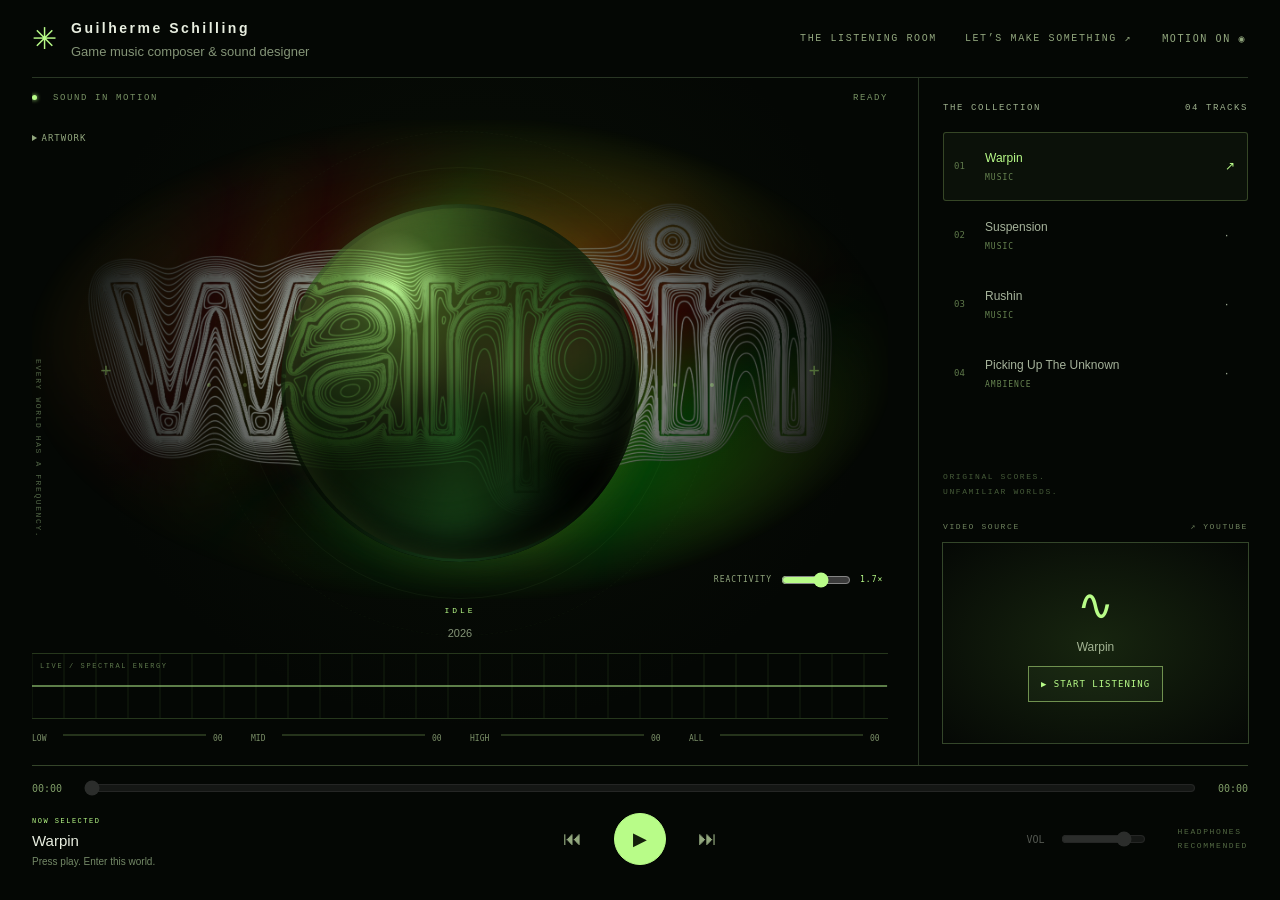
<file: index.html>
<!doctype html>
<html lang="en">
<head>
<meta charset="utf-8">
<meta name="viewport" content="width=device-width, initial-scale=1">
<meta name="referrer" content="strict-origin-when-cross-origin">
<meta name="description" content="Original music and sound design for games and imagined worlds.">
<link rel="icon" href="https://i.imgur.com/ztGkcZO.png">
<title>Music for worlds beyond</title>
<script id="portfolio-config" type="application/json">
{
  "name": "Guilherme Schilling",
  "role": "Game music composer & sound designer",
  "email": "guinoeischilling@gmail.com",
  "intro": "Original music. Unfamiliar worlds. Something to feel.",
  "tracks": [
    {
      "title": "Warpin",
      "category": "Music",
      "description": "2026",
      "youtube": "https://youtu.be/jOeq8D3QMNo",
      "background": { "image": "assets/warpin.jpg", "blend": "multiply", "opacity": 0.59 },
      "analysis": "analysis/warpin.analysis.json",
      "offset": null
    },
    {
      "title": "Suspension",
      "category": "Music",
      "description": "2026",
      "youtube": "https://youtu.be/xNgLrZQpbQ0",
      "background": { "image": "assets/suspension.jpg", "blend": "multiply", "opacity": 0.59 },
      "analysis": "analysis/suspension.analysis.json",
      "offset": null
    },
    {
      "title": "Rushin",
      "category": "Music",
      "description": "2026",
      "youtube": "https://youtu.be/oqN5IabWxsQ",
      "background": { "image": "assets/rushin.jpg", "blend": "multiply", "opacity": 0.59 },
      "analysis": "analysis/rushin.analysis.json",
      "offset": null
    },
    {
      "title": "Picking Up The Unknown",
      "category": "Ambience",
      "description": "2023",
      "youtube": "https://youtu.be/uCNZtAIXVc8",
      "background": { "image": "assets/picking-up-the-unknown.jpg", "blend": "multiply", "opacity": 0.59 },
      "analysis": "analysis/putu.analysis.json",
      "offset": null
    }
  ]
}
</script>
<style>
:root{color-scheme:dark;--ink:#e8eee0;--muted:#849477;--acid:#b8fc88;--energy:0;--bass:0;font-family:Arial,Helvetica,sans-serif;background:#040704;color:var(--ink)}
*{box-sizing:border-box}html,body{margin:0;width:100%;height:100%;overflow:hidden;overscroll-behavior:none}button,input,a{touch-action:manipulation;-webkit-tap-highlight-color:transparent}a{color:inherit;text-decoration:none}button{font:inherit;cursor:pointer;color:inherit}button:disabled,input:disabled{opacity:.35;cursor:default}button:focus-visible,a:focus-visible,input:focus-visible{outline:2px solid var(--acid);outline-offset:4px}button:hover:not(:disabled),a:hover{color:var(--acid)}[hidden]{display:none!important}.mono,.eyebrow{font:10px/1.5 'Courier New',monospace;letter-spacing:1.6px;text-transform:uppercase}.eyebrow{color:var(--acid)}.app{height:100vh;height:100dvh;display:grid;grid-template-rows:78px minmax(0,1fr) 135px;padding:0 32px;max-width:2000px;margin:auto}.app-header{display:flex;align-items:center;justify-content:space-between;gap:20px;border-bottom:1px solid #293624}.identity{display:flex;align-items:center;gap:14px;min-width:0}.brand-mark{font-size:30px;color:var(--acid)}.artist-name{font-weight:700;letter-spacing:2.5px;font-size:14px}.identity p{font-size:13px;color:var(--muted);margin:7px 0 0}.header-right{display:flex;align-items:center;gap:28px;color:#91a67d}.quiet{background:none;border:0;padding:10px 2px;font:10px monospace;white-space:nowrap}.console{display:grid;grid-template-columns:minmax(0,1fr) 330px;min-height:0}.stage{position:relative;min-width:0;min-height:0;display:grid;grid-template-rows:42px minmax(0,1fr) auto 66px 38px;padding:0 30px 8px 0;overflow:hidden;background:radial-gradient(ellipse at 50% 40%,rgba(62,100,30,calc(.09 + var(--energy)*.09)),transparent 65%)}.stage-top{display:flex;align-items:center;justify-content:space-between;color:#789264;font-size:9px}.live-dot{display:inline-block;width:5px;height:5px;border-radius:50%;background:var(--acid);margin-right:9px;box-shadow:0 0 calc(4px + var(--energy)*14px) #b8fc88}.orb-space{position:relative;min-height:0;display:grid;place-items:center;container-type:size}.core{position:relative;width:min(88cqw,110cqh,640px);height:min(88cqw,110cqh,640px);transform:scale(calc(1 + var(--bass)*.12));will-change:transform}.orb-iframe{position:absolute;inset:0;width:100%;height:100%;border:0;pointer-events:none;background:transparent;color-scheme:dark;opacity:0;mix-blend-mode:screen}.orb-iframe.ready{opacity:1}.orb-shell{position:absolute;inset:16%;border-radius:50%;overflow:hidden;background:radial-gradient(circle at 32% 22%,#c1ff9b,#527b36 14%,#152e0d 44%,#030a02 70%);box-shadow:inset -16px -12px 40px #000c,0 0 calc(35px + var(--energy)*65px) #8bf15c22}.orb-shell:before{content:'';position:absolute;inset:-15%;border-radius:45%;background:conic-gradient(from 20deg,transparent,#a4ff7950,transparent 30%,#32833977,transparent 60%,#c2ff9222,transparent);filter:blur(15px);animation:orbit 15s linear infinite}.orb-shell:after{content:'';position:absolute;inset:1%;border-radius:50%;box-shadow:inset 8px 4px 24px #baff6b30,inset -20px -20px 30px #000b}.gpu-ready>.orb-shell{visibility:hidden}.core-ring{position:absolute;inset:9%;border:1px solid #70884e35;border-radius:50%;transform:scale(calc(1 + var(--bass)*.12));opacity:calc(.35 + var(--energy)*.65)}.core-ring:before,.core-ring:after{content:'';position:absolute;width:4px;height:4px;border-radius:50%;background:#b8fc88;top:50%;left:-2px}.core-ring:after{left:auto;right:-2px}.core-ring.outer{inset:2%;border-style:dashed;border-color:#4f713e30;animation:orbit 70s linear infinite}.orb-cross{position:absolute;top:50%;font:18px monospace;color:#56733d}.orb-cross.left{left:8%}.orb-cross.right{right:8%}.orbit-label{position:absolute;left:0;top:50%;writing-mode:vertical-rl;font-size:8px;color:#526647}.stage-caption{text-align:center;padding:0 12px 12px;min-width:0}.stage-caption .eyebrow{font-size:8px;letter-spacing:3px}.stage-caption h1{font-size:clamp(25px,3vw,45px);display:none;line-height:1.04;letter-spacing:-1.5px;font-weight:400;margin:9px 0;overflow-wrap:anywhere;-webkit-line-clamp:2;-webkit-box-orient:vertical;overflow:hidden}.stage-caption h1 em{font-family:Georgia,serif;color:var(--acid);font-weight:400}.stage-caption p{font-size:11px;color:var(--muted);line-height:1.5;margin:8px auto 0;max-width:480px;white-space:nowrap;overflow:hidden;text-overflow:ellipsis}.wave-scope{position:relative;min-height:0;border-top:1px solid #26371c;border-bottom:1px solid #26371c}.wave-scope canvas{display:block;width:100%;height:100%}.scope-label{position:absolute;left:8px;top:7px;color:#5d774b;font-size:7px;pointer-events:none}.meters{display:grid;grid-template-columns:repeat(4,minmax(0,1fr));gap:20px;align-items:center}.meter-row{display:grid;grid-template-columns:24px minmax(0,1fr) 18px;gap:7px;font:8px monospace;color:#7c9169}.meter-track{height:2px;background:#25331b;overflow:hidden}.meter-fill{height:100%;width:100%;transform:scaleX(0);transform-origin:left;background:var(--acid)}.sidebar{display:flex;flex-direction:column;min-width:0;min-height:0;padding:24px 0 22px 24px;border-left:1px solid #293624;gap:22px}.collection{display:flex;flex-direction:column;min-height:0;flex:1}.playlist-heading{display:flex;align-items:center;justify-content:space-between;gap:8px;color:#9fb28e;margin-bottom:16px;font-size:9px}.track-list{overflow:auto;min-height:0;scrollbar-width:thin;scrollbar-color:#465d33 transparent;overscroll-behavior:contain}.track{width:100%;display:grid;grid-template-columns:22px minmax(0,1fr) 12px;align-items:center;gap:9px;text-align:left;background:none;border:1px solid transparent;padding:16px 10px;border-radius:3px;color:#a6b39b}.track[aria-pressed=true]{color:var(--acid);border-color:#6c8b4b70;background:#b8fc880b}.track-number{font:9px monospace;color:#5d7749}.track-title{font-size:12px;line-height:1.5;display:block;overflow-wrap:anywhere}.track-category{font:8px/1.5 monospace;display:block;color:#678451;margin-top:5px;text-transform:uppercase;letter-spacing:1px}.track-arrow{font-size:12px}.collection-note{margin:auto 0 0;padding-top:20px;line-height:1.9;font-size:8px;color:#465b39}.video-panel{flex:none}.video-heading{display:flex;justify-content:space-between;margin-bottom:10px;font-size:8px;color:#70845f}.screen{position:relative;width:100%;height:200px;min-width:200px;min-height:200px;background:#020502;border:1px solid #34462a}.screen iframe,#youtube{position:absolute;inset:0;width:100%;height:100%;border:0}.screen-cover{position:absolute;inset:0;display:flex;flex-direction:column;align-items:center;justify-content:center;gap:12px;padding:14px;text-align:center;background:radial-gradient(#17250f,#050805);font-size:12px;color:#a3b493}.screen-symbol{font:44px/1 Georgia;color:var(--acid)}.play-button{background:#b8fc880a;border:1px solid #6f914f;color:var(--acid);font:9px monospace;letter-spacing:1px;padding:12px}.screen-cover p{font-size:10px;margin:0;color:#687e58}.transport{border-top:1px solid #35452a;padding:13px 0 max(14px,env(safe-area-inset-bottom));min-width:0}.seek-row{display:grid;grid-template-columns:40px minmax(0,1fr) 40px;align-items:center;gap:12px;font:10px monospace;color:#7f9c67}.seek-row span:last-child{text-align:right}input[type=range]{width:100%;min-width:0;height:18px;margin:0;accent-color:var(--acid);cursor:pointer}.transport-main{display:grid;grid-template-columns:minmax(0,1fr) auto minmax(0,1fr);gap:25px;align-items:center;margin-top:12px}.track-info{min-width:0}.track-info .eyebrow{font-size:7px;letter-spacing:1.5px}.track-info h2{font-size:15px;font-weight:400;margin:5px 0;white-space:nowrap;overflow:hidden;text-overflow:ellipsis}.track-info p{color:#748967;font-size:10px;line-height:1.5;margin:0;white-space:nowrap;overflow:hidden;text-overflow:ellipsis}.play-controls{display:flex;gap:20px;align-items:center}.icon-button{background:none;border:0;padding:12px;color:#92a77e;font-size:19px}.primary-play{width:52px;height:52px;border-radius:50%;border:1px solid #b8fc88;background:#b8fc88;color:#13200b;font-size:18px}.primary-play:hover:not(:disabled){color:#13200b;box-shadow:0 0 24px #b8fc8830}.volume-controls{display:flex;gap:14px;align-items:center;justify-content:flex-end}.volume-controls input{max-width:85px}.headphone-note{font-size:8px;color:#536943;line-height:1.8;margin-left:18px}.paused-motion .orb-shell:before,.paused-motion .core-ring.outer,.orb-sleep .orb-shell:before,.orb-sleep .core-ring.outer{animation-play-state:paused}.paused-motion .core,.paused-motion .core-ring{transform:none}@keyframes orbit{to{transform:rotate(360deg)}}
@media(max-width:1000px){.app{padding:0 20px;grid-template-rows:68px minmax(0,1fr) 125px}.console{grid-template-columns:minmax(0,1fr) 260px}.sidebar{padding-left:16px}.stage{padding-right:18px}.header-right{gap:16px}.room-label,.headphone-note,.collection-note{display:none}.meters{gap:10px}.orbit-label{display:none}}
@media(max-width:650px){.app{padding:0 14px;grid-template-rows:62px minmax(0,1fr) 120px}.console{grid-template-columns:minmax(0,1fr);grid-template-rows:minmax(0,1fr) 216px}.app-header{gap:10px}.artist-name{font-size:11px;letter-spacing:1.5px}.brand-mark{font-size:24px}.identity{gap:9px}.identity p{font-size:8px;max-width:190px;white-space:nowrap;overflow:hidden;text-overflow:ellipsis}.header-right{gap:8px}.header-right a{font-size:8px}.header-right .quiet{font-size:8px}.stage{padding:0;grid-template-rows:30px minmax(0,1fr) auto 38px 24px}.stage-top{font-size:7px}.stage-caption{padding-bottom:7px}.stage-caption h1{font-size:25px;margin:5px 0;letter-spacing:-.8px}.stage-caption h1 br{display:none}.stage-caption .eyebrow{font-size:7px}.stage-caption p{display:none}.scope-label{font-size:6px;top:4px}.meters{gap:9px}.meter-row{grid-template-columns:20px minmax(0,1fr);font-size:7px;gap:4px}.meter-row>span:last-child{display:none}.sidebar{display:grid;grid-template-columns:minmax(0,1fr) 200px;gap:10px;padding:8px 0;border:0;border-top:1px solid #293624}.playlist-heading{font-size:7px;letter-spacing:.7px;margin:4px 0 8px}.playlist-heading>span:last-child{display:none}.track{padding:10px 5px;grid-template-columns:minmax(0,1fr);gap:0}.track-number,.track-arrow{display:none}.track-title{font-size:10px}.track-category{font-size:7px;letter-spacing:0}.video-heading{display:none}.screen{height:200px;width:200px}.screen-cover{font-size:10px;padding:10px}.play-button{font-size:8px}.transport{padding-top:7px}.seek-row{font-size:9px;grid-template-columns:34px minmax(0,1fr) 34px;gap:6px}.transport-main{grid-template-columns:minmax(0,1fr) auto;gap:10px;margin-top:8px}.track-info h2{font-size:13px}.track-info p{font-size:8px}.play-controls{gap:3px}.icon-button{padding:9px;font-size:17px}.primary-play{width:42px;height:42px;font-size:15px}.volume-controls{display:none}.transport .track-info .eyebrow{font-size:6px}}
@media(max-height:650px) and (min-width:651px){.app{grid-template-rows:58px minmax(0,1fr) 108px}.stage{grid-template-rows:30px minmax(0,1fr) auto 32px 24px}.stage-caption h1{font-size:25px;margin:5px 0}.stage-caption p,.stage-caption .eyebrow{display:none}.sidebar{padding-top:12px;padding-bottom:12px;gap:12px}.playlist-heading{margin-bottom:8px}.transport-main{margin-top:4px}.primary-play{width:42px;height:42px}.transport{padding-top:7px}.identity p{display:none}}
@media(max-height:700px) and (max-width:650px){.stage-caption{display:none}.stage{grid-template-rows:25px minmax(0,1fr) 30px 22px}.app{grid-template-rows:52px minmax(0,1fr) 105px}.identity p{display:none}.transport-main{margin-top:3px}}
@media(prefers-reduced-motion:reduce){.orb-shell:before,.core-ring.outer{animation:none}.core,.core-ring{transform:none!important}}
.screen{border:0;outline:1px solid #34462a}
@media(max-height:480px) and (min-width:651px){.app{grid-template-rows:40px minmax(0,1fr) 76px}.console{grid-template-columns:minmax(0,1fr) 340px}.sidebar{display:grid;grid-template-columns:minmax(0,1fr) 200px;gap:8px;padding:0 0 0 8px;align-items:center}.collection{height:100%;padding:8px 0}.playlist-heading{font-size:7px;letter-spacing:0}.playlist-heading span:last-child,.video-heading{display:none}.track{grid-template-columns:minmax(0,1fr);padding:9px 4px}.track-number,.track-arrow{display:none}.track-title{font-size:10px}.screen{width:200px}.stage{grid-template-rows:22px minmax(0,1fr) 24px 20px}.stage-caption{display:none}.transport{padding:3px 0}.transport-main{margin:0}.track-info .eyebrow,.track-info p{display:none}.primary-play{width:36px;height:36px}.play-controls{gap:12px}.app-header .identity p{display:none}}

.loading-screen{position:fixed;inset:0;z-index:100;background:#040704;display:flex;flex-direction:column;align-items:center;justify-content:center;gap:24px;opacity:1;transition:opacity .35s ease}.loading-screen.is-leaving{opacity:0;pointer-events:none}.loading-orbit{width:58px;height:58px;position:relative;border:1px solid #354b27;border-radius:50%}.loading-orbit:before{content:'';position:absolute;inset:11px;border-radius:50%;background:radial-gradient(circle at 35% 30%,#cdffab,#64973d 40%,#10220b 80%);box-shadow:0 0 24px #b8fc8818}.loading-orbit:after{content:'';position:absolute;inset:-1px;border:1px solid transparent;border-top-color:var(--acid);border-radius:50%;animation:orbit 1.5s linear infinite}.loading-copy{text-align:center}.loading-copy .mono{color:var(--acid);letter-spacing:3px;font-size:10px}.loading-copy p{font-size:11px;color:#788d68;margin:10px 0 0}@media(prefers-reduced-motion:reduce){.loading-screen{transition:none}.loading-orbit:after{animation:none}}
.reactivity{position:absolute;right:0;bottom:10px;z-index:2;display:flex;align-items:center;gap:9px;color:#91a67d;font:8px monospace;letter-spacing:1px}.reactivity input{width:70px!important;height:18px;margin:0;accent-color:var(--acid)}.reactivity output{min-width:28px;color:var(--acid)}.orb-field{position:absolute;inset:-8%;width:116%;height:116%;pointer-events:none}.core{transform:scale(calc(1 + var(--bass)*.24 + var(--impact,0)*.06))}.core-ring:not(.outer){transform:scale(calc(1 + var(--bass)*.23));border-color:rgba(184,252,136,calc(.12 + var(--energy)*.45))}.orb-shell{filter:brightness(calc(1 + var(--energy)*.28)) saturate(calc(1 + var(--energy)*.3))}.paused-motion .orb-field{visibility:hidden}@media(max-width:650px){.reactivity{bottom:2px;font-size:7px;gap:5px}.reactivity input{width:55px!important}.reactivity label{font-size:0}.reactivity label:after{content:'FX';font-size:7px}.orb-cross.right{display:none}}
</style>
<style>
.orb-space{isolation:isolate}
.orb-art{position:absolute;inset:0;width:100%;height:100%;object-fit:cover;z-index:1;pointer-events:none;opacity:0;mix-blend-mode:screen;mask-image:radial-gradient(ellipse at center,#000 25%,transparent 72%);-webkit-mask-image:radial-gradient(ellipse at center,#000 25%,transparent 72%);transition:opacity .45s ease}
.art-controls{position:absolute;top:5px;left:0;z-index:3;color:#91a67d;font:9px monospace;max-width:calc(100% - 8px)}
.art-controls summary{cursor:pointer;padding:8px 0;letter-spacing:1px;width:max-content}
.art-controls[open]{padding:0 12px 12px;background:#081006f2;border:1px solid #35452a;border-radius:4px}
.art-controls label{display:flex;align-items:center;gap:10px;margin-top:10px}
.art-controls select{background:#101b0b;color:var(--ink);border:1px solid #465d33;padding:5px;font:10px monospace}
.art-controls input[type=range]{width:100px}
.art-controls output{min-width:30px;color:var(--acid)}
.art-controls p{max-width:220px;font-size:9px;line-height:1.5;margin:10px 0 0}
.art-controls select:focus-visible,.art-controls summary:focus-visible{outline:2px solid var(--acid);outline-offset:3px}
@media(prefers-reduced-motion:reduce){.orb-art{transition:none}}
</style>
<noscript><style>.loading-screen{display:none}</style></noscript>
</head>
<body>
<div id="loading-screen" class="loading-screen" role="status" aria-live="polite"><div class="loading-orbit" aria-hidden="true"></div><div class="loading-copy"><span class="mono">TUNING IN</span><p>Preparing your listening room.</p></div></div>
<div class="app">
  <header class="app-header"><div class="identity"><span class="brand-mark">✳</span><div><span class="artist-name">YOUR NAME</span><p id="artist-role">Composer & sound designer</p></div></div><div class="header-right"><span class="mono room-label">THE LISTENING ROOM</span><a id="contact-link" class="mono" hidden>GET IN TOUCH ↗</a><button id="motion-toggle" class="quiet mono" type="button" aria-pressed="true">MOTION ON ◉</button></div></header>
  <main id="console" class="console">
    <div class="stage" aria-label="Reactive music visualization">
      <div class="stage-top mono"><span><i class="live-dot"></i> SOUND IN MOTION</span><span id="playback-state" role="status">STANDBY</span></div>
      <div class="orb-space"><div class="orbit-label mono">EVERY WORLD HAS A FREQUENCY.</div><div id="core" class="core"><div class="core-ring outer"></div><div class="core-ring"></div><div class="orb-shell" aria-hidden="true"></div><iframe class="orb-iframe" id="orb-frame" title="Music-reactive liquid orb" tabindex="-1" aria-hidden="true"></iframe></div><div class="orb-cross left">+</div><div class="orb-cross right">+</div></div>
      <div class="stage-caption"><span id="signal-label" class="eyebrow">IDLE</span><h1 id="visual-title">A world waiting<br>to be <em>heard.</em></h1><p id="track-description">Choose a track. Stay a while.</p></div>
      <div class="wave-scope"><canvas id="waveform" aria-label="Animated frequency energy"></canvas><span class="scope-label mono">LIVE / SPECTRAL ENERGY</span></div>
      <div class="meters" aria-label="Frequency energy"><div class="meter-row"><span>LOW</span><div class="meter-track"><div id="low" class="meter-fill"></div></div><span id="low-value">00</span></div><div class="meter-row"><span>MID</span><div class="meter-track"><div id="mid" class="meter-fill"></div></div><span id="mid-value">00</span></div><div class="meter-row"><span>HIGH</span><div class="meter-track"><div id="high" class="meter-fill"></div></div><span id="high-value">00</span></div><div class="meter-row"><span>ALL</span><div class="meter-track"><div id="all" class="meter-fill"></div></div><span id="all-value">00</span></div></div>
    </div>
    <aside class="sidebar" aria-label="Collection and video"><div class="collection"><div class="playlist-heading mono"><span>THE COLLECTION</span><span id="track-count">01 TRACK</span></div><div id="track-list" class="track-list"></div><p class="collection-note mono">ORIGINAL SCORES.<br>UNFAMILIAR WORLDS.</p></div><div class="video-panel"><div class="video-heading mono"><span>VIDEO SOURCE</span><span>↗ YOUTUBE</span></div><div class="screen"><div id="youtube"></div><div id="screen-cover" class="screen-cover"><span class="screen-symbol" aria-hidden="true">∿</span><span id="cover-title">Select a track</span><button id="start-listening" class="play-button" type="button">▶ START LISTENING</button><p id="empty-copy" hidden>Music coming soon.</p></div></div></div></aside>
  </main>
  <footer class="transport" aria-label="Playback controls">
    <div class="seek-row"><span id="time">00:00</span><input id="seek" type="range" min="0" max="100" step="0.1" value="0" aria-label="Seek within track" disabled><span id="duration">00:00</span></div>
    <div class="transport-main"><div class="track-info"><span class="eyebrow">NOW SELECTED</span><h2 id="track-title">Your first track</h2><p id="signal-status" role="status">Choose a track to begin.</p></div><div class="play-controls"><button id="previous" class="icon-button" type="button" aria-label="Previous track" disabled>⏮</button><button id="play-pause" class="primary-play" type="button" aria-label="Play" disabled>▶</button><button id="next" class="icon-button" type="button" aria-label="Next track" disabled>⏭</button></div><div class="volume-controls"><button id="mute" class="quiet" type="button" aria-label="Mute" aria-pressed="false" disabled>VOL</button><input id="volume" type="range" min="0" max="100" value="80" aria-label="Volume" disabled><span class="mono headphone-note">HEADPHONES<br>RECOMMENDED</span></div></div>
  </footer>
</div>

<script>
// Independent of the player bootstrap: always release the UI if initialization stalls.
(() => {
  const screen=document.getElementById('loading-screen'),app=document.querySelector('.app'),started=performance.now();
  let finishing=false;
  app.inert=true;app.setAttribute('aria-busy','true');
  window.finishPortfolioLoading=()=>{
    if(finishing)return;finishing=true;clearTimeout(deadline);
    setTimeout(()=>{
      requestAnimationFrame(()=>requestAnimationFrame(()=>{
        app.inert=false;app.removeAttribute('aria-busy');screen.classList.add('is-leaving');
        setTimeout(()=>{screen.hidden=true;},matchMedia('(prefers-reduced-motion: reduce)').matches?0:350);
      }));
    },Math.max(0,350-(performance.now()-started)));
  };
  const deadline=setTimeout(window.finishPortfolioLoading,4500);
})();
</script>
<!-- Embedded original renderer: this page needs no external code files. -->
<script id="orb-document" type="application/json">"\u003c!doctype html\u003e\r\n\u003chtml lang=\"en\"\u003e\r\n\u003chead\u003e\r\n  \u003cmeta charset=\"UTF-8\" /\u003e\r\n  \u003cmeta name=\"viewport\" content=\"width=device-width, initial-scale=1\" /\u003e\r\n  \u003clink rel=\"icon\" href=\"data:,\" /\u003e\r\n  \u003ctitle\u003eLiquid Orb\u003c/title\u003e\r\n  \u003cstyle\u003e\r\n    :root { color-scheme: dark; background: transparent; }\n    html, body, canvas { width: 100%; height: 100%; margin: 0; background: transparent; }\r\n    body { overflow: hidden; background: transparent; }\r\n    canvas { display: block; }\r\n    #status { position: fixed; inset: 0; display: grid; place-items: center; color: white; font: 14px system-ui; }\r\n  \u003c/style\u003e\r\n\u003c/head\u003e\r\n\u003cbody\u003e\r\n  \u003ccanvas id=\"orb\" aria-label=\"Animated liquid glass orb\"\u003e\u003c/canvas\u003e\r\n  \u003cdiv id=\"status\" hidden\u003e\u003c/div\u003e\r\n  \u003cscript type=\"module\"\u003e\r\n    const shaderSource = \"// Glass Liquid — curated flow programs with an optional glass shell.\\n//\\n// The local presets use independent spatial models for Siri-like sheets,\\n// symmetric colour waves, aurora curtains, frost flow, neural interference,\\n// liquid chrome, opal interference, a voice membrane, a blue liquid drop, and\\n// a violet molten core, plus a chromatic brushed-metal field. The legacy liquid\\n// bank remains below for compatibility with older shared shader\\n// code, but is not exposed as an editor preset.\\n//\\n// When enabled, the shell uses a signed-distance refraction profile around the\\n// boundary, asymmetric spectral separation, and two directional edge lights.\\n// The fluid is resampled through that profile, so glass changes the image rather\\n// than covering it with a translucent white face.\\n//\\n// ---------------------------------------------------------------------------\\n// Analytic optical diffusion without a convolution.\\n// ---------------------------------------------------------------------------\\n//\\n// The source used a thirteen-tap 5px frost blur. This port keeps one fluid\\n// evaluation and applies the equivalent gaussian in the frequency domain:\\n//\\n//  1. **Per-octave attenuation, inside `lqFbm`.** Convolving with a gaussian of\\n//     sigma σ scales a component at wavenumber k by exp(-k²σ²/2). An fbm\u0027s\\n//     octaves have known wavenumbers — octave i sits at 2.03^i times the base —\\n//     so each octave\u0027s amplitude is scaled by its own factor and the field is\\n//     sampled once. The mean is untouched (a blur preserves it), so only the\\n//     deviation from 0.5 is scaled and the `s / m` normaliser is unchanged.\\n//     Every caller passes the diffusion sigma in its own input units, so detail\\n//     attenuation continues to track `zoom`.\\n//\\n//  2. **Value-space quadrature at every pointwise nonlinearity.** This is the\\n//     part that is easy to get wrong. `blur(ridge(f))` is not `ridge(blur(f))`:\\n//     attenuating first and ridging after leaves filaments thin and hard where\\n//     the blur should have spread them, which is exactly how the earlier\\n//     analytic-edge version failed. So `lqFbm` also returns the standard\\n//     deviation of the detail the attenuation removed — within a gaussian\\n//     window an octave scaled by β contributes variance ∝ (1 - β²), NOT\\n//     (1 - β)² — and every nonlinearity applied to that field integrates it\\n//     back out with a three-point Gauss-Hermite rule (exact through the fourth\\n//     moment). Three evaluations of a function of one float, not three\\n//     evaluations of the noise. `lqRidgeS`/`lqStepS`/`lqPowS` below; Nectar\u0027s\\n//     branch has the fbm inside a `sin`, where the same integral is closed-form\\n//     (E[sin(A + cε)] = sin A · exp(-c²σ²/2)), so it damps the sine instead.\\n//\\n//  3. **One continuous disc edge.** The fluid always reaches the sphere\\n//     boundary. Glass changes its sample coordinates near that boundary, so\\n//     toggling the shell cannot reveal a second hard-clipped silhouette.\\n//\\n// Deliberately NOT ported, and why:\\n//   - The liquid grain. It sits below display-pixel scale and adds noise rather\\n//     than useful optical detail, so Glass Liquid has no Grain parameter.\\n//   - The two contact-shadow ellipses under the ball and its outer\\n//     `0 26px 50px -24px` drop shadow. The Orbs family cut the source app\u0027s\\n//     floor at the user\u0027s request, and the export paints over `Color.black`.\\n//\\n// Scalar controls are packed after `time`; the colour bank starts on the next\\n// 16-byte boundary. The TypeScript writer mirrors this order exactly.\\nstruct Uniforms {\\n  size:           vec2\u003cf32\u003e,\\n  time:           f32,\\n  speed:          f32,\\n  radius:         f32,\\n  zoom:           f32,\\n  warp:           f32,\\n  ridgeAmt:       f32,\\n  sharp:          f32,\\n  shade:          f32,\\n  sheen:          f32,\\n  gloss:          f32,\\n  shellMidAlpha:  f32,\\n  shellEdgeAlpha: f32,\\n  exposure:       f32,\\n  style:          f32,\\n  edgeSoftness:   f32,\\n  edgeGlow:       f32,\\n  paletteCount:   f32,\\n  glassEnabled:   f32,\\n  glassOpacity:   f32,\\n  contourDeform:  f32,\\n  bandDensity:    f32,\\n  chromaticShift: f32,\\n  metalScale:     f32,\\n  metalStretch:   f32,\\n  metalAngle:     f32,\\n  metalOffset:    f32,\\n  metalPhase:     f32,\\n  metalEvolution: f32,\\n  metalRoughness: f32,\\n  metalDepth:     f32,\\n  particleDensity: f32,\\n  ribbonCount:     f32,\\n  ribbonWidth:     f32,\\n  ribbonTwist:     f32,\\n  ribbonFold:      f32,\\n  ribbonBreath:    f32,\\n  particleSize:    f32,\\n  particleBloom:   f32,\\n  colorA:         vec4\u003cf32\u003e,\\n  colorB:         vec4\u003cf32\u003e,\\n  colorC:         vec4\u003cf32\u003e,\\n  colorD:         vec4\u003cf32\u003e,\\n  highlightColor: vec4\u003cf32\u003e,\\n  shellInner:     vec4\u003cf32\u003e,\\n  shellMid:       vec4\u003cf32\u003e,\\n  shellEdge:      vec4\u003cf32\u003e,\\n  sheenColor:     vec4\u003cf32\u003e,\\n  specColor:      vec4\u003cf32\u003e,\\n  canvasColor:    vec4\u003cf32\u003e,\\n  glowColor:      vec4\u003cf32\u003e,\\n  paletteStop0:    vec4\u003cf32\u003e,\\n  paletteStop1:    vec4\u003cf32\u003e,\\n  paletteStop2:    vec4\u003cf32\u003e,\\n  paletteStop3:    vec4\u003cf32\u003e,\\n  paletteStop4:    vec4\u003cf32\u003e,\\n  paletteStop5:    vec4\u003cf32\u003e,\\n  paletteStop6:    vec4\u003cf32\u003e,\\n  paletteStop7:    vec4\u003cf32\u003e,\\n  paletteStop8:    vec4\u003cf32\u003e,\\n  paletteStop9:    vec4\u003cf32\u003e,\\n  paletteStop10:   vec4\u003cf32\u003e,\\n  paletteStop11:   vec4\u003cf32\u003e,\\n};\\n@group(0) @binding(0) var\u003cuniform\u003e u: Uniforms;\\n\\n// ── The Orbs edge bank (WGSL) ───────────────────────────────────────────────\\n// Two knobs every orb on the shelf carries: how soft its limb is, and how far\\n// it glows past it. See effects/_shared/edge.ts for the contract.\\n//\\n// THREE files must agree — edge.wgsl, edge.metal, edge.sksl. Change one, change\\n// all three, or the Code tab starts lying about what it ships.\\n\\n// How much wider than the shipped feather the Edge softness slider is asking\\n// for. 0.005 is the width every orb was authored with, so this returns exactly\\n// 0 at the default and every edge expression collapses to the constant it\\n// replaced — the defaults are bit-identical to the render before the bank.\\nfn mfEdgeD(soft: f32) -\u003e f32 {\\n  return soft - 0.005;\\n}\\n\\n// The halo an orb throws past its own limb.\\n//\\n// ADDED, never subtracted: whatever the orb already paints out there — a\\n// studio wall, its own exp() bleed, the sheet\u0027s cones — survives untouched.\\n// That is what lets this be adopted by seventeen shaders whose backdrops have\\n// nothing in common.\\n//\\n// `glow == 0` returns `col` by an early exit rather than by adding zero. Both\\n// are exact, but the exit also skips the length() on the ~60% of the frame\\n// outside the ball, and 0 is the default.\\nfn mfEdgeGlow(col: vec3\u003cf32\u003e, uv: vec2\u003cf32\u003e, ctr: vec2\u003cf32\u003e, rad: f32,\\n              soft: f32, glow: f32, glowRGB: vec3\u003cf32\u003e) -\u003e vec3\u003cf32\u003e {\\n  if (glow \u003c= 0.0) { return col; }\\n  let r = length(uv - ctr);\\n  // Fenced to the outside of the limb by the same softness the limb uses, so\\n  // the halo starts where the ball stops however soft that boundary is. Without\\n  // it the exp() is 1 across the whole disc and washes the face flat.\\n  let outside = smoothstep(rad - max(soft, 0.0005), rad + max(soft, 0.0005), r);\\n  return col + glowRGB * (glow * exp(-max(r - rad, 0.0) * 11.0) * outside);\\n}\\n\\n\\n// ── The Orbs palette-ramp bank (WGSL) ───────────────────────────────────────\\n// The add/remove colour list, evaluated INSIDE the shader so every stop paints\\n// its own region of the ball instead of being averaged into a role colour.\\n// See effects/_shared/ramp.ts for the contract.\\n//\\n// THREE files must agree — ramp.wgsl, ramp.metal, ramp.sksl. Change one, change\\n// all three, or the Code tab starts lying about what it ships.\\n\\n// One stop, picked without a dynamic array index.\\n//\\n// A `var` array indexed by a runtime value is the shape that spills to scratch\\n// memory on the GPUs this project cares about (PERFORMANCE.md); twelve selects\\n// stay in registers and are branchless on every backend. Written once here so\\n// no adopting shader has to.\\nfn mfRampPick(idx: f32,\\n              s0: vec3\u003cf32\u003e, s1: vec3\u003cf32\u003e, s2:  vec3\u003cf32\u003e, s3:  vec3\u003cf32\u003e,\\n              s4: vec3\u003cf32\u003e, s5: vec3\u003cf32\u003e, s6:  vec3\u003cf32\u003e, s7:  vec3\u003cf32\u003e,\\n              s8: vec3\u003cf32\u003e, s9: vec3\u003cf32\u003e, s10: vec3\u003cf32\u003e, s11: vec3\u003cf32\u003e) -\u003e vec3\u003cf32\u003e {\\n  var r = s0;\\n  r = select(r, s1,  idx == 1.0);\\n  r = select(r, s2,  idx == 2.0);\\n  r = select(r, s3,  idx == 3.0);\\n  r = select(r, s4,  idx == 4.0);\\n  r = select(r, s5,  idx == 5.0);\\n  r = select(r, s6,  idx == 6.0);\\n  r = select(r, s7,  idx == 7.0);\\n  r = select(r, s8,  idx == 8.0);\\n  r = select(r, s9,  idx == 9.0);\\n  r = select(r, s10, idx == 10.0);\\n  r = select(r, s11, idx == 11.0);\\n  return r;\\n}\\n\\n// The CYCLIC ramp: `t` wraps, and the last stop runs back into the first.\\n//\\n// This is the one a generated-colour orb wants. Prism\u0027s hue comes from a cosine\\n// of an unbounded scalar field, so its colour has always been periodic — a\\n// clamped ramp would flatten every band past t == 1 into one colour and throw\\n// the banding away. Wrapping keeps the field\u0027s structure exactly and only swaps\\n// what the structure is *coloured* with.\\n//\\n// NOT ONE BRANCH IN HERE, and that is load-bearing rather than tidy. An orb\\n// evaluates this next to a `fract(sin(x) * 43758.5453)` grain hash, which\\n// amplifies a last-bit change in its argument by ~44000x. Any `if` in this file\\n// or at a call site splits the fragment\u0027s basic block, the compiler stops\\n// folding `uv / rad` into its uses, and the hash turns that into speckle up to\\n// 33/255 — measured, on exactly the first cut of this bank. Straight-line code\\n// keeps the untouched render bit-identical. Same reasoning as the early-out\\n// guards every orb carries; see the note in orb-prism.wgsl.\\nfn mfRampCyc(tIn: f32, n: f32,\\n             s0: vec3\u003cf32\u003e, s1: vec3\u003cf32\u003e, s2:  vec3\u003cf32\u003e, s3:  vec3\u003cf32\u003e,\\n             s4: vec3\u003cf32\u003e, s5: vec3\u003cf32\u003e, s6:  vec3\u003cf32\u003e, s7:  vec3\u003cf32\u003e,\\n             s8: vec3\u003cf32\u003e, s9: vec3\u003cf32\u003e, s10: vec3\u003cf32\u003e, s11: vec3\u003cf32\u003e) -\u003e vec3\u003cf32\u003e {\\n  let k  = clamp(floor(n + 0.5), 1.0, 12.0);\\n  let x  = fract(tIn) * k;\\n  let i0 = min(floor(x), k - 1.0);\\n  let i1 = select(i0 + 1.0, 0.0, i0 + 1.0 \u003e= k);   // the wrap\\n  return mix(mfRampPick(i0, s0, s1, s2, s3, s4, s5, s6, s7, s8, s9, s10, s11),\\n             mfRampPick(i1, s0, s1, s2, s3, s4, s5, s6, s7, s8, s9, s10, s11),\\n             x - i0);\\n}\\n\\n// The CLAMPED ramp: stop 0 at t == 0, the last stop at t == 1, held outside.\\n//\\n// This is the one an orb with an authored dark→light body ramp wants — the\\n// four-stop Deep/Mid/Surge/Crest shape, where the ends really are ends.\\n//\\n// Branchless for the same reason as `mfRampCyc`. The single-stop case falls out\\n// of the arithmetic rather than needing an early return: k == 1 makes the span\\n// zero, so x is 0, i0 is 0 and the mix weight is 0 — s0, exactly.\\nfn mfRampLin(tIn: f32, n: f32,\\n             s0: vec3\u003cf32\u003e, s1: vec3\u003cf32\u003e, s2:  vec3\u003cf32\u003e, s3:  vec3\u003cf32\u003e,\\n             s4: vec3\u003cf32\u003e, s5: vec3\u003cf32\u003e, s6:  vec3\u003cf32\u003e, s7:  vec3\u003cf32\u003e,\\n             s8: vec3\u003cf32\u003e, s9: vec3\u003cf32\u003e, s10: vec3\u003cf32\u003e, s11: vec3\u003cf32\u003e) -\u003e vec3\u003cf32\u003e {\\n  let k  = clamp(floor(n + 0.5), 1.0, 12.0);\\n  let x  = clamp(tIn, 0.0, 1.0) * (k - 1.0);\\n  let i0 = clamp(floor(x), 0.0, max(k - 2.0, 0.0));\\n  return mix(mfRampPick(i0,     s0, s1, s2, s3, s4, s5, s6, s7, s8, s9, s10, s11),\\n             mfRampPick(i0 + 1.0, s0, s1, s2, s3, s4, s5, s6, s7, s8, s9, s10, s11),\\n             x - i0);\\n}\\n\\n// ── The ramp as ONE value ───────────────────────────────────────────────────\\n//\\n// Thirteen uniforms is a reasonable thing for a shader to hold and a terrible\\n// thing for a helper to take. Several orbs make their body colour deep inside\\n// one — Glass·Liquid\u0027s fluid, the studio orbs\u0027 environment mirrors — and in the\\n// MSL these files are transcribed against, a helper cannot read the stitchable\\n// entry point\u0027s arguments, so the palette has to be handed down. Bundled like\\n// this that is one parameter instead of thirteen, and the three languages stay\\n// line-for-line.\\n//\\n// The stops come back out by CONSTANT index only, so this is still not a\\n// dynamically indexed array and still cannot spill to scratch memory.\\nstruct MfRamp {\\n  n:   f32,\\n  s0:  vec3\u003cf32\u003e, s1:  vec3\u003cf32\u003e, s2:  vec3\u003cf32\u003e, s3:  vec3\u003cf32\u003e,\\n  s4:  vec3\u003cf32\u003e, s5:  vec3\u003cf32\u003e, s6:  vec3\u003cf32\u003e, s7:  vec3\u003cf32\u003e,\\n  s8:  vec3\u003cf32\u003e, s9:  vec3\u003cf32\u003e, s10: vec3\u003cf32\u003e, s11: vec3\u003cf32\u003e,\\n};\\n\\nfn mfRampOf(n: f32,\\n            s0: vec3\u003cf32\u003e, s1: vec3\u003cf32\u003e, s2:  vec3\u003cf32\u003e, s3:  vec3\u003cf32\u003e,\\n            s4: vec3\u003cf32\u003e, s5: vec3\u003cf32\u003e, s6:  vec3\u003cf32\u003e, s7:  vec3\u003cf32\u003e,\\n            s8: vec3\u003cf32\u003e, s9: vec3\u003cf32\u003e, s10: vec3\u003cf32\u003e, s11: vec3\u003cf32\u003e) -\u003e MfRamp {\\n  return MfRamp(n, s0, s1, s2, s3, s4, s5, s6, s7, s8, s9, s10, s11);\\n}\\n\\nfn mfRampCycR(t: f32, r: MfRamp) -\u003e vec3\u003cf32\u003e {\\n  return mfRampCyc(t, r.n, r.s0, r.s1, r.s2, r.s3, r.s4, r.s5,\\n                   r.s6, r.s7, r.s8, r.s9, r.s10, r.s11);\\n}\\n\\nfn mfRampLinR(t: f32, r: MfRamp) -\u003e vec3\u003cf32\u003e {\\n  return mfRampLin(t, r.n, r.s0, r.s1, r.s2, r.s3, r.s4, r.s5,\\n                   r.s6, r.s7, r.s8, r.s9, r.s10, r.s11);\\n}\\n\\n\\n// Fluid geometry, in ball radii (|p| == 1 on the ball\u0027s edge, y up).\\nconst GL_FU:   f32 = 0.88172043;   // canvas half-side = 0.82/0.93 R\\n\\n// Pure fluid keeps tighter diffusion; enabling glass restores the source\u0027s 5px\\n// frosted diffusion inside the inset shell.\\nconst GL_BSIG_CLEAR: f32 = 0.01800000;\\nconst GL_BSIG_GLASS: f32 = 0.03990000;\\n\\n// --- the three constants the frequency-domain blur is fitted on -------------\\n// A gaussian\u0027s response is exp(-k²σ²/2), so GL_KA is k²/2 for the wavenumber\\n// where smoothstep-interpolated value noise actually keeps its energy. The\\n// textbook choice — one cycle per noise cell, k = 2π, GL_KA = 19.74 — blurs too\\n// hard, because the smoothstep interpolation is itself a low-pass and pulls the\\n// effective k down to about 3.5. Fitted against the 13-tap render.\\nconst GL_KA:  f32 = 6.0;\\n// (2.03)² — how σ grows, in its own octave\u0027s cells, from one octave to the next.\\nconst GL_KG:  f32 = 4.1209;\\n// The warp field displaces the fluid rather than colouring it, so blurring the\\n// image does not attenuate it as strongly as the model says. Also fitted.\\nconst GL_KWA: f32 = 0.5;\\n// One value-noise octave\u0027s standard deviation about its own mean, as a fraction\\n// of its range — the scale that turns \\\"amplitude the attenuation removed\\\" into\\n// \\\"how far the removed detail typically pushed the value\\\".\\nconst GL_KR:  f32 = 0.32;\\nconst GL_GH:  f32 = 1.73205081;   // sqrt(3), the 3-point Gauss-Hermite abscissa\\n\\n// Pure fluid reaches the ball edge.\\nconst GL_CLEAR_EA: f32 = 0.995;\\nconst GL_CLEAR_EB: f32 = 1.04;\\n\\n// ---------------------------------------------------------------------------\\n// The sheet\u0027s liquid noise bank. Five octaves, gain .5, normalised by the\\n// weight sum, and rotated every octave. This is NOT the bank the sheet\u0027s Prism\\n// screen uses (a different hash, gain .55, unnormalised, no rotation).\\n// ---------------------------------------------------------------------------\\nfn lqHash(pIn: vec2\u003cf32\u003e) -\u003e f32 {\\n  var p = fract(pIn * vec2\u003cf32\u003e(123.34, 456.21));\\n  p = p + vec2\u003cf32\u003e(dot(p, p + vec2\u003cf32\u003e(45.32)));\\n  return fract(p.x * p.y);\\n}\\n\\nfn lqNoise(p: vec2\u003cf32\u003e) -\u003e f32 {\\n  let i = floor(p);\\n  var f = fract(p);\\n  f = f * f * (3.0 - 2.0 * f);\\n  return mix(mix(lqHash(i), lqHash(i + vec2\u003cf32\u003e(1.0, 0.0)), f.x),\\n             mix(lqHash(i + vec2\u003cf32\u003e(0.0, 1.0)), lqHash(i + vec2\u003cf32\u003e(1.0, 1.0)), f.x), f.y);\\n}\\n\\n// The fbm, pre-blurred. `bs` is the blur\u0027s sigma expressed in THIS call\u0027s input\\n// units — the caller scales it by whatever it scaled the domain by. Returns\\n// `.x` the attenuated value and `.y` the standard deviation of the detail the\\n// attenuation took out, which is what a following nonlinearity has to integrate\\n// over. Both are exact for a gaussian window: the surviving amplitude is β and\\n// the variance that leaves is (1 - β²), per octave, weighted by that octave\u0027s\\n// own share of the normalised sum.\\nfn lqFbm(pIn: vec2\u003cf32\u003e, bs: f32) -\u003e vec2\u003cf32\u003e {\\n  var p = pIn;\\n  var s:  f32 = 0.0;\\n  var a:  f32 = 0.5;\\n  var m:  f32 = 0.0;\\n  var vr: f32 = 0.0;\\n  let e = -GL_KA * bs * bs;\\n  var g: f32 = 1.0;\\n  for (var i: i32 = 0; i \u003c 5; i = i + 1) {\\n    let b = exp(e * g);\\n    s  = s  + a * (0.5 + b * (lqNoise(p) - 0.5));\\n    vr = vr + a * a * (1.0 - b * b);\\n    m  = m + a;\\n    a  = a * 0.5;\\n    g  = g * GL_KG;\\n    // GLSL\u0027s mat2(.8,.6,-.6,.8) is COLUMN-major — columns (.8,.6) and\\n    // (-.6,.8) — so the product is written out rather than constructed.\\n    p = vec2\u003cf32\u003e(0.8 * p.x - 0.6 * p.y, 0.6 * p.x + 0.8 * p.y) * 2.03;\\n  }\\n  return vec2\u003cf32\u003e(s / m, GL_KR * sqrt(vr) / m);\\n}\\n\\nfn lqRidge(v: f32, k: f32) -\u003e f32 {\\n  return pow(clamp(1.0 - abs(v * 2.0 - 1.0), 0.0, 1.0), k);\\n}\\n\\n// The sheet\u0027s four-stop ramp, shared by every branch of every program.\\nfn lqRamp(v: f32, cA: vec3\u003cf32\u003e, cB: vec3\u003cf32\u003e, cC: vec3\u003cf32\u003e, cD: vec3\u003cf32\u003e) -\u003e vec3\u003cf32\u003e {\\n  var c = mix(cA, cB, smoothstep(0.0, 0.45, v));\\n  c = mix(c, cC, smoothstep(0.38, 0.72, v));\\n  c = mix(c, cD, smoothstep(0.68, 1.0, v));\\n  // The editor\u0027s four colours are the default ramp. An optional custom palette\\n  // can replace them without changing the scalar field that produces `v`.\\n  return select(c, mfRampLin(v, u.paletteCount,\\n                             u.paletteStop0.rgb, u.paletteStop1.rgb, u.paletteStop2.rgb,\\n                             u.paletteStop3.rgb, u.paletteStop4.rgb, u.paletteStop5.rgb,\\n                             u.paletteStop6.rgb, u.paletteStop7.rgb, u.paletteStop8.rgb,\\n                             u.paletteStop9.rgb, u.paletteStop10.rgb, u.paletteStop11.rgb), u.paletteCount \u003e 0.5);\\n}\\n\\n// ---------------------------------------------------------------------------\\n// The three nonlinearities the fluid applies to a pre-blurred field, each\\n// integrated over the detail `lqFbm` attenuated away. Three-point\\n// Gauss-Hermite — nodes 0 and ±sqrt(3)·sd, weights 4/6 and 1/6 — reproduces a\\n// gaussian\u0027s second AND fourth moments, which is what keeps a ridged filament\\n// spreading as it dims instead of just dimming. `vs` is an `lqFbm` result:\\n// `.x` the value, `.y` that standard deviation.\\n// ---------------------------------------------------------------------------\\nfn lqRidgeS(vs: vec2\u003cf32\u003e, k: f32) -\u003e f32 {\\n  let d = GL_GH * vs.y;\\n  return (lqRidge(vs.x - d, k) + 4.0 * lqRidge(vs.x, k) + lqRidge(vs.x + d, k)) / 6.0;\\n}\\n\\nfn lqStepS(vs: vec2\u003cf32\u003e, a: f32, b: f32) -\u003e f32 {\\n  let d = GL_GH * vs.y;\\n  return (smoothstep(a, b, vs.x - d) + 4.0 * smoothstep(a, b, vs.x)\\n        + smoothstep(a, b, vs.x + d)) / 6.0;\\n}\\n\\nfn lqPowS(vs: vec2\u003cf32\u003e, k: f32) -\u003e f32 {\\n  let d = GL_GH * vs.y;\\n  return (pow(clamp(vs.x - d, 0.0, 1.0), k) + 4.0 * pow(clamp(vs.x, 0.0, 1.0), k)\\n        + pow(clamp(vs.x + d, 0.0, 1.0), k)) / 6.0;\\n}\\n\\n// ---------------------------------------------------------------------------\\n// Curated local flow programs. Each preset owns a different spatial model;\\n// colour changes are secondary to silhouette, frequency, and motion structure.\\n// ---------------------------------------------------------------------------\\n\\nfn glsFinishPresetFluid(colorIn: vec3\u003cf32\u003e, p: vec2\u003cf32\u003e) -\u003e vec3\u003cf32\u003e {\\n  var color = colorIn;\\n  color = mix(color, u.highlightColor.rgb,\\n              u.shade * 0.22 * smoothstep(0.15, 1.15, dot(p, vec2\u003cf32\u003e(-0.32, 0.78))));\\n  color = color * (1.0 - u.shade * 0.34\\n                  * smoothstep(-0.1, 1.2, dot(p, vec2\u003cf32\u003e(0.45, -0.62))));\\n  color = color * (1.0 - u.shade * 0.22 * smoothstep(0.72, 1.08, length(p)));\\n  return clamp(color, vec3\u003cf32\u003e(0.0), vec3\u003cf32\u003e(1.0));\\n}\\n\\nfn glsFinishEmissionFluid(colorIn: vec3\u003cf32\u003e, p: vec2\u003cf32\u003e) -\u003e vec3\u003cf32\u003e {\\n  var color = colorIn;\\n  if (u.glassEnabled \u003e 0.5) {\\n    color = mix(color, u.highlightColor.rgb,\\n                u.shade * 0.22 * smoothstep(0.15, 1.15, dot(p, vec2\u003cf32\u003e(-0.32, 0.78))));\\n  }\\n  color = color * (1.0 - u.shade * 0.34\\n                  * smoothstep(-0.1, 1.2, dot(p, vec2\u003cf32\u003e(0.45, -0.62))));\\n  color = color * (1.0 - u.shade * 0.22 * smoothstep(0.72, 1.08, length(p)));\\n  return clamp(color, vec3\u003cf32\u003e(0.0), vec3\u003cf32\u003e(1.0));\\n}\\n\\nfn glsSiriBand(q: vec2\u003cf32\u003e, drift: f32, phaseOffset: f32, amplitude: f32,\\n               mainY: f32, envelope: f32, softness: f32) -\u003e vec2\u003cf32\u003e {\\n  let y = amplitude * envelope * sin(q.x * 1.0 + drift + phaseOffset);\\n  let distanceToLine = abs(q.y - y);\\n  let line = 0.018 / (sqrt(distanceToLine * distanceToLine + softness * softness) + 0.026);\\n  let bandDistance = max(0.0, max(q.y - max(mainY, y), min(mainY, y) - q.y));\\n  let band = 0.018 / (bandDistance + 0.075);\\n  return vec2\u003cf32\u003e(line, band);\\n}\\n\\nfn glsSiriFluid(p: vec2\u003cf32\u003e, t: f32) -\u003e vec3\u003cf32\u003e {\\n  // The reference wave is a main sinusoid plus four chromatically separated\\n  // waves. Their enclosed bands carry colour while the shared crest stays hot.\\n  let scale = 0.74 + u.zoom * 0.34;\\n  let q = p / scale;\\n  let xNorm = q.x;\\n  let envelopeBase = cos(1.57079633 * min(abs(0.9 * xNorm), 1.0));\\n  let envelope = envelopeBase * envelopeBase;\\n  let low = 0.5 + 0.5 * cos(t * 0.37);\\n  let mid = 0.5 + 0.5 * sin(t * 0.51 + 1.2);\\n  let high = 0.5 + 0.5 * cos(t * 0.73 + 2.1);\\n  let drift = t * 2.4;\\n  let mainAmplitude = 0.25 + u.ridgeAmt * 0.075 + low * 0.018;\\n  let bandAmplitude = mainAmplitude + mid * 0.025 + high * 0.018;\\n  let mainY = mainAmplitude * envelope * sin(q.x * 1.1 + drift);\\n  let separation = 1.85 + u.warp * 0.2 + mid * 0.28;\\n  let softness = 0.035 + (1.0 - u.ridgeAmt) * 0.018 + mid * 0.006;\\n\\n  let band0 = glsSiriBand(q, drift, -separation, bandAmplitude, mainY, envelope, softness);\\n  let band1 = glsSiriBand(q, drift, -separation * 0.34, bandAmplitude, mainY, envelope, softness);\\n  let band2 = glsSiriBand(q, drift, separation * 0.34, bandAmplitude, mainY, envelope, softness);\\n  let band3 = glsSiriBand(q, drift, separation, bandAmplitude, mainY, envelope, softness);\\n  let w0 = band0.x + band0.y;\\n  let w1 = band1.x + band1.y;\\n  let w2 = band2.x + band2.y;\\n  let w3 = band3.x + band3.y;\\n  let total = w0 + w1 + w2 + w3;\\n  let dominant0 = w0 * w0;\\n  let dominant1 = w1 * w1;\\n  let dominant2 = w2 * w2;\\n  let dominant3 = w3 * w3;\\n  let dominantTotal = dominant0 + dominant1 + dominant2 + dominant3;\\n  let spectral = (u.colorA.rgb * dominant0 + u.colorC.rgb * dominant1\\n                + u.colorB.rgb * dominant2 + u.colorD.rgb * dominant3)\\n                / max(dominantTotal, 0.0001);\\n  let energy = (1.0 - exp(-total * 0.58)) * envelope;\\n  let mainDistance = abs(q.y - mainY);\\n  let whiteCore = exp(-mainDistance * mainDistance / 0.0028) * envelope;\\n  let glassFill = select(0.0, 1.0, u.glassEnabled \u003e 0.5);\\n  let atmosphere = mix(u.colorD.rgb, u.colorB.rgb,\\n                       smoothstep(-0.7, 0.7, q.y)) * 0.018 * glassFill;\\n  var color = atmosphere + spectral * energy * 1.14;\\n  color = color + u.highlightColor.rgb * whiteCore * (0.18 + 0.1 * low);\\n  let emissionMask = mix(smoothstep(0.08, 0.25, energy + whiteCore * 0.12),\\n                         1.0, glassFill);\\n  color = color * emissionMask;\\n  color = color / (vec3\u003cf32\u003e(1.0) + color * 0.18);\\n  return glsFinishEmissionFluid(color, p);\\n}\\n\\nfn glsSpectrumHeight(q: vec2\u003cf32\u003e, t: f32, frequency: f32,\\n                     phaseOffset: f32, amplitude: f32) -\u003e f32 {\\n  let x = q.x * 2.15;\\n  let envelope = pow(4.0 / (4.0 + x * x), 4.0);\\n  let breathing = 0.82 + 0.18 * sin(t * 0.48 + phaseOffset * 0.7);\\n  let wave = abs(sin(frequency * x - t * 1.36 + phaseOffset));\\n  return envelope * amplitude * breathing * (0.28 + 0.72 * wave);\\n}\\n\\nfn glsSpectrumLayer(q: vec2\u003cf32\u003e, height: f32, softness: f32) -\u003e f32 {\\n  return (1.0 - smoothstep(max(height - softness, 0.0), height + softness, abs(q.y)))\\n         * smoothstep(0.0, 0.045, height);\\n}\\n\\nfn glsSpectrumFluid(p: vec2\u003cf32\u003e, t: f32) -\u003e vec3\u003cf32\u003e {\\n  // Three symmetric filled wave surfaces orbit a persistent support line. This\\n  // keeps the iOS 9 voice-field silhouette without depending on canvas strokes.\\n  let scale = 0.74 + u.zoom * 0.34;\\n  let q = p / scale;\\n  let amplitude = 0.26 + u.ridgeAmt * 0.27;\\n  let frequency = 0.72 + u.warp * 0.095;\\n  let softness = 0.026 + (1.0 - u.ridgeAmt) * 0.032;\\n  let h0 = glsSpectrumHeight(q, t, frequency * 0.82, -1.2, amplitude * 0.72);\\n  let h1 = glsSpectrumHeight(q, t, frequency, 0.45, amplitude);\\n  let h2 = glsSpectrumHeight(q, t, frequency * 1.17, 2.05, amplitude * 0.82);\\n  let l0 = glsSpectrumLayer(q, h0, softness);\\n  let l1 = glsSpectrumLayer(q, h1, softness);\\n  let l2 = glsSpectrumLayer(q, h2, softness);\\n  let spectrumX = q.x * 2.15;\\n  let envelope = pow(4.0 / (4.0 + spectrumX * spectrumX), 4.0);\\n  let support = exp(-q.y * q.y / 0.00072) * envelope;\\n  let total = l0 + l1 + l2;\\n  let spectral = (u.colorB.rgb * l0 + u.colorC.rgb * l1 + u.colorD.rgb * l2)\\n                 / max(total, 0.001);\\n  let glassFill = select(0.0, 1.0, u.glassEnabled \u003e 0.5);\\n  var color = u.colorD.rgb * 0.025 * glassFill\\n            + spectral * (1.0 - exp(-total * 0.86));\\n  color = color + u.colorA.rgb * support * 0.58;\\n  color = color / (vec3\u003cf32\u003e(1.0) + color * 0.2);\\n  return glsFinishEmissionFluid(color, p);\\n}\\n\\nfn glsAuroraLayer(p: vec2\u003cf32\u003e, t: f32, offset: f32) -\u003e f32 {\\n  let drift = t * 0.18 + offset * 2.5;\\n  let wave1 = sin(p.x * (2.0 + u.warp * 0.13) + drift + offset * 6.0) * 0.25;\\n  let wave2 = sin(p.x * 3.7 + drift * 1.3 + offset * 4.0) * 0.12;\\n  let wave3 = sin(p.x * 7.2 + drift * 0.7 + offset * 8.0) * 0.055;\\n  let noiseValue = lqFbm(vec2\u003cf32\u003e(p.x * 1.6 + drift * 0.35,\\n                                   p.y * 0.8 + offset * 3.0), 0.018).x;\\n  let center = offset * 0.46 + wave1 + wave2 + wave3\\n               + (noiseValue - 0.5) * 0.28;\\n  let dist = abs(p.y - center);\\n  let glow = exp(-dist * dist * (13.0 - 5.0 * u.ridgeAmt));\\n  let shimmer = lqFbm(vec2\u003cf32\u003e(p.x * 4.0 + t * 0.22,\\n                                p.y * 7.0 + offset * 5.0), 0.012).x;\\n  return glow * (0.64 + 0.36 * shimmer);\\n}\\n\\nfn glsAuroraFluid(p: vec2\u003cf32\u003e, t: f32) -\u003e vec3\u003cf32\u003e {\\n  let q = p * (0.82 + u.zoom * 0.58);\\n  let l0 = glsAuroraLayer(q, t, -0.72);\\n  let l1 = glsAuroraLayer(q, t, 0.0);\\n  let l2 = glsAuroraLayer(q, t, 0.72);\\n  var color = u.colorA.rgb * (0.46 + 0.18 * (q.y + 1.0));\\n  color = color + u.colorB.rgb * l0 * 1.3;\\n  color = color + u.colorC.rgb * l1 * 1.15;\\n  color = color + u.colorD.rgb * l2 * 1.2;\\n  color = color + mix(u.colorB.rgb, u.colorD.rgb, 0.5) * min(l0 * l2, l1) * 0.65;\\n\\n  let starUv = (q + vec2\u003cf32\u003e(1.0)) * 18.0;\\n  let starCell = floor(starUv);\\n  let starHash = lqHash(starCell);\\n  let starPoint = exp(-dot(fract(starUv) - vec2\u003cf32\u003e(0.5),\\n                            fract(starUv) - vec2\u003cf32\u003e(0.5)) * 90.0);\\n  let stars = step(0.965, starHash) * starPoint\\n              * (0.55 + 0.45 * sin(t * (1.0 + starHash * 2.0) + starHash * 6.28));\\n  color = color + u.highlightColor.rgb * stars * (1.0 - clamp(l0 + l1 + l2, 0.0, 1.0));\\n  color = color / (vec3\u003cf32\u003e(1.0) + color * 0.28);\\n  return glsFinishPresetFluid(color, p);\\n}\\n\\nfn glsRotate(p: vec2\u003cf32\u003e, angle: f32) -\u003e vec2\u003cf32\u003e {\\n  let c = cos(angle);\\n  let s = sin(angle);\\n  return vec2\u003cf32\u003e(c * p.x - s * p.y, s * p.x + c * p.y);\\n}\\n\\nfn glsNeuroShape(pIn: vec2\u003cf32\u003e, t: f32) -\u003e f32 {\\n  var p = pIn * (0.34 + 0.08 * u.zoom);\\n  var sineAccum = vec2\u003cf32\u003e(0.0);\\n  var result = vec2\u003cf32\u003e(0.0);\\n  var scale = 8.0;\\n  for (var j: i32 = 0; j \u003c 11; j = j + 1) {\\n    p = glsRotate(p, 1.0);\\n    sineAccum = glsRotate(sineAccum, 1.0);\\n    let layer = p * scale + vec2\u003cf32\u003e(f32(j)) + sineAccum - vec2\u003cf32\u003e(t * 0.34);\\n    sineAccum = sineAccum + sin(layer);\\n    result = result + (vec2\u003cf32\u003e(0.5) + 0.5 * cos(layer)) / scale;\\n    scale = scale * 1.16;\\n  }\\n  return result.x + result.y;\\n}\\n\\nfn glsPlasmaFluid(p: vec2\u003cf32\u003e, t: f32) -\u003e vec3\u003cf32\u003e {\\n  let shape = glsNeuroShape(p, t);\\n  let phase = shape * (10.0 + u.warp) + p.x * 1.7 - p.y * 1.3 - t * 0.52;\\n  let ridgeWidth = 0.62 - 0.24 * u.ridgeAmt;\\n  let primary = pow(abs(cos(phase)), max(1.3, u.sharp * ridgeWidth));\\n  let secondary = pow(abs(cos(phase * 0.53 + atan2(p.y, p.x) * 2.0 + t * 0.21)),\\n                      max(1.6, u.sharp * (ridgeWidth + 0.1)));\\n  let filaments = max(primary, secondary * 0.64);\\n  let core = pow(primary, 4.0);\\n  let polarity = 0.5 + 0.5 * sin(phase * 0.37 + shape * 3.0);\\n  var color = mix(u.colorA.rgb * 0.42, u.colorD.rgb * 0.48, polarity * 0.46);\\n  color = mix(color, u.colorB.rgb, filaments * 0.72);\\n  color = mix(color, u.colorC.rgb, core * 0.68);\\n  color = color + u.highlightColor.rgb * pow(core, 3.0) * 0.16;\\n  color = color / (vec3\u003cf32\u003e(1.0) + color * 0.34);\\n  return glsFinishPresetFluid(color, p);\\n}\\n\\nfn glsChromeFluid(p: vec2\u003cf32\u003e, t: f32) -\u003e vec3\u003cf32\u003e {\\n  var q = p * (1.0 + u.zoom * 0.35);\\n  let amplitude = 0.028 * u.warp;\\n  for (var i: i32 = 1; i \u003c= 9; i = i + 1) {\\n    let fi = f32(i);\\n    q.x = q.x + amplitude / fi * cos(fi * 2.7 * q.y + t * 0.46);\\n    q.y = q.y + amplitude / fi * cos(fi * 3.1 * q.x - t * 0.4);\\n  }\\n  let denominator = max(abs(sin(t * 0.24 - q.y - q.x)), 0.045);\\n  let flare = clamp(1.0 / denominator, 0.0, 18.0);\\n  let metal = smoothstep(1.15, 7.5, flare);\\n  let fold = 0.5 + 0.5 * cos((q.x - q.y) * (3.2 + u.sharp * 0.28) + t * 0.32);\\n  let value = clamp(metal * 0.74 + fold * 0.36, 0.0, 1.0);\\n  var color = lqRamp(value, u.colorD.rgb, u.colorC.rgb, u.colorB.rgb, u.colorA.rgb);\\n  color = mix(color, u.colorA.rgb, pow(metal, 5.0) * 0.62);\\n  return glsFinishPresetFluid(color, p);\\n}\\n\\nfn glsChromaticMetalPhase(p: vec2\u003cf32\u003e, t: f32) -\u003e f32 {\\n  let angle = u.metalAngle * 0.01745329252;\\n  let scale = max(u.metalScale, 0.05);\\n  let stretch = mix(0.48, 1.58, clamp(u.metalStretch, 0.0, 1.0));\\n  var q = glsRotate(p / scale, angle);\\n  q = vec2\u003cf32\u003e(q.x / stretch, q.y * stretch);\\n\\n  // The reference advances continuously while local reflections evolve out of\\n  // phase. Travelling domain waves provide that deformation without rotating\\n  // the entire pattern as one rigid layer. Integer harmonics keep a clean loop.\\n  let cycle = t * 0.46 + u.metalPhase * 6.28318530718;\\n  let evolution = clamp(u.metalEvolution, 0.0, 2.0);\\n  q.x = q.x + sin(q.y * 1.86 - cycle) * 0.095 * evolution;\\n  q.x = q.x + sin((q.x + q.y) * 1.28 + cycle * 2.0 + 1.4) * 0.045 * evolution;\\n  q.y = q.y + sin(q.x * 1.52 + cycle + 0.8) * 0.07 * evolution;\\n\\n  let repeats = max(u.bandDensity, 1.0);\\n  return q.x * repeats * 2.18\\n       + sin(q.y * (1.3 + repeats * 0.26) - cycle) * 0.56 * evolution\\n       + sin((q.x - q.y) * 1.34 + cycle * 2.0 + 1.7) * 0.27 * evolution\\n       + sin((q.x * 0.72 + q.y) * 2.1 - cycle * 3.0 + 0.35) * 0.11 * evolution\\n       + sin(cycle) * 0.1\\n       + sin(cycle * 3.0 + 0.7) * 0.035\\n       + cycle\\n       + u.metalOffset * 6.28318530718;\\n}\\n\\nfn glsChromaticMetalTone(phase: f32) -\u003e f32 {\\n  let wave = 0.5 + 0.5 * cos(phase);\\n  let roughness = clamp(u.metalRoughness, 0.0, 1.0);\\n  let depth = clamp(u.metalDepth, 0.0, 1.0);\\n  let edge = 0.025 + roughness * 0.18;\\n  let broadReflection = smoothstep(0.5 - edge, 0.5 + edge, wave);\\n  let hardReflection = pow(wave, mix(13.0, 4.0, roughness));\\n  let blackFold = pow(1.0 - wave, mix(9.0, 3.0, roughness));\\n  let body = mix(wave, broadReflection, 0.2 + depth * 0.3);\\n  return clamp(0.018 + body * (0.46 + depth * 0.12)\\n               + hardReflection * (0.3 + depth * 0.42)\\n               - blackFold * (0.07 + depth * 0.11), 0.0, 1.0);\\n}\\n\\nfn glsChromaticMetalSample(p: vec2\u003cf32\u003e, t: f32) -\u003e vec3\u003cf32\u003e {\\n  let phase = glsChromaticMetalPhase(p, t);\\n  let angle = u.metalAngle * 0.01745329252;\\n  let brushP = glsRotate(p / max(u.metalScale, 0.05), angle);\\n  let brushed = sin(brushP.y * 146.0 + sin(brushP.x * 11.0) * 0.58)\\n              + 0.48 * sin(brushP.y * 317.0 - brushP.x * 5.0);\\n  let brushAmount = 0.004 + clamp(u.metalRoughness, 0.0, 1.0) * 0.014;\\n  let tone = clamp(glsChromaticMetalTone(phase) + brushed * brushAmount, 0.0, 1.0);\\n  return lqRamp(tone, u.colorD.rgb, u.colorB.rgb, u.colorC.rgb, u.colorA.rgb);\\n}\\n\\nfn glsChromaticMetalFluid(p: vec2\u003cf32\u003e, t: f32) -\u003e vec3\u003cf32\u003e {\\n  let angle = u.metalAngle * 0.01745329252;\\n  let splitDirection = glsRotate(vec2\u003cf32\u003e(0.0, 1.0), angle);\\n  let split = splitDirection * u.chromaticShift * 0.045;\\n  let redSample = glsChromaticMetalSample(p + split, t);\\n  let neutral = glsChromaticMetalSample(p, t);\\n  let blueSample = glsChromaticMetalSample(p - split, t);\\n  let optical = vec3\u003cf32\u003e(redSample.r, neutral.g, blueSample.b);\\n  let fringe = clamp(length(optical - neutral) * 4.0, 0.0, 1.0);\\n  var color = mix(neutral, optical,\\n                  clamp(u.chromaticShift * (0.72 + fringe * 0.28), 0.0, 1.0));\\n  let centerTone = glsChromaticMetalTone(glsChromaticMetalPhase(p, t));\\n  let glint = pow(centerTone, mix(12.0, 5.0, clamp(u.metalRoughness, 0.0, 1.0)));\\n  color = mix(color, u.highlightColor.rgb,\\n              glint * clamp(u.metalDepth, 0.0, 1.0) * 0.06);\\n\\n  // A second, sphere-scale reflection layer keeps the material metallic even\\n  // when the optional glass shell is disabled. It modulates the animated ramp\\n  // instead of raising exposure, preserving dark chrome between reflections.\\n  let radial2 = clamp(dot(p, p), 0.0, 1.0);\\n  let normal = normalize(vec3\u003cf32\u003e(p, sqrt(max(1.0 - radial2, 0.0))));\\n  let roughness = clamp(u.metalRoughness, 0.0, 1.0);\\n  let depth = clamp(u.metalDepth, 0.0, 1.0);\\n  let key = pow(max(dot(normal, normalize(vec3\u003cf32\u003e(-0.48, 0.62, 0.62))), 0.0),\\n                mix(7.0, 3.0, roughness));\\n  let fill = pow(max(dot(normal, normalize(vec3\u003cf32\u003e(0.7, -0.34, 0.63))), 0.0),\\n                 mix(10.0, 4.0, roughness));\\n  let limb = 1.0 - normal.z;\\n  let fresnel = pow(limb, 3.0);\\n  let rim = pow(limb, 10.0);\\n  color = color * (0.86 + normal.z * 0.14);\\n  color = mix(color, u.highlightColor.rgb, key * (0.05 + depth * 0.13));\\n  color = mix(color, u.colorC.rgb, fill * (0.025 + depth * 0.07));\\n  color = mix(color, u.colorD.rgb, fresnel * (0.12 + depth * 0.15));\\n  color = mix(color, u.highlightColor.rgb, rim * (0.035 + depth * 0.055));\\n  return glsFinishPresetFluid(color, p);\\n}\\n\\nfn glsOpalFluid(p: vec2\u003cf32\u003e, t: f32) -\u003e vec3\u003cf32\u003e {\\n  let q = p * (0.8 + u.zoom * 0.64);\\n  let complexity = 0.76 + u.warp * 0.085;\\n  var d = -t * 0.42;\\n  var a = 0.0;\\n  for (var i: i32 = 0; i \u003c 8; i = i + 1) {\\n    let fi = f32(i);\\n    a = a + cos(fi - d - a * q.x * complexity);\\n    d = d + sin(q.y * fi * complexity + a);\\n  }\\n  d = d + t * 0.42;\\n  let c1 = cos(q * vec2\u003cf32\u003e(d, a)) * 0.6 + vec2\u003cf32\u003e(0.4);\\n  let c2 = cos(a + d) * 0.5 + 0.5;\\n  let interference = 0.5 + 0.5 * cos(vec3\u003cf32\u003e(c1.x, c1.y, c2)\\n                         * cos(vec3\u003cf32\u003e(d, a, 2.5)) * 0.5 + vec3\u003cf32\u003e(0.5));\\n  let tone = fract(interference.r * 0.37 + interference.g * 0.51\\n                   + interference.b * 0.73 + c1.x * 0.22 - c1.y * 0.15);\\n  var color = lqRamp(tone, u.colorB.rgb, u.colorC.rgb, u.colorD.rgb, u.colorA.rgb);\\n  color = mix(color, u.colorA.rgb, 0.16 + 0.1 * interference.b);\\n  color = color / (vec3\u003cf32\u003e(1.0) + color * 0.16);\\n  return glsFinishPresetFluid(color, p);\\n}\\n\\nfn glsFrostFluid(p: vec2\u003cf32\u003e, t: f32) -\u003e vec3\u003cf32\u003e {\\n  // The initial frost-style orb: a slow domain warp drives broad cloudy colour\\n  // bodies, while a second higher-frequency field contributes adjustable veins.\\n  var q = p * (0.66 + u.zoom * 0.92);\\n  q.y = q.y + t * 0.055;\\n  let blur = 0.011 + 0.006 * u.zoom;\\n  let warpField = vec2\u003cf32\u003e(\\n    lqFbm(q * 1.14 + vec2\u003cf32\u003e(t * 0.055, 0.0), blur).x,\\n    lqFbm(q * 1.14 + vec2\u003cf32\u003e(6.8, -t * 0.048), blur).x\\n  );\\n  let warped = q + (warpField - vec2\u003cf32\u003e(0.5)) * (0.28 + u.warp * 0.17);\\n  let body = lqFbm(warped * 1.48 + vec2\u003cf32\u003e(t * 0.032, -t * 0.02), blur * 1.48);\\n  let veins = lqRidgeS(\\n    lqFbm(warped * 2.36 + vec2\u003cf32\u003e(3.1, -t * 0.024), blur * 2.36),\\n    u.sharp\\n  );\\n  let value = mix(lqStepS(body, 0.1, 0.9),\\n                  clamp(veins * 0.8 + body.x * 0.46, 0.0, 1.0),\\n                  u.ridgeAmt);\\n  var color = lqRamp(value, u.colorA.rgb, u.colorB.rgb, u.colorC.rgb, u.colorD.rgb);\\n  color = mix(color, u.colorA.rgb, 0.08 * smoothstep(0.62, 0.92, body.x));\\n  return glsFinishPresetFluid(color, p);\\n}\\n\\nfn glsVoiceWaveFluid(p: vec2\u003cf32\u003e, t: f32) -\u003e vec3\u003cf32\u003e {\\n  // A single broad membrane stays phase-coherent across the sphere. Nearby\\n  // translucent layers add volume without splitting into separate Siri bands.\\n  let scale = 0.76 + u.zoom * 0.34;\\n  let q = p / scale;\\n  let rimEnvelope = pow(max(1.0 - q.x * q.x, 0.0), 0.72);\\n  let drift = t * 0.82;\\n  let amplitude = 0.2 + u.warp * 0.018;\\n  let mainY = rimEnvelope * (amplitude * sin(q.x * 1.48 + drift)\\n              + 0.055 * sin(q.x * 3.2 - drift * 0.43 + 1.1));\\n  let distance = q.y - mainY;\\n  let width = 0.11 + (1.0 - u.ridgeAmt) * 0.075;\\n  let membrane = exp(-distance * distance / max(width * width, 0.001)) * rimEnvelope;\\n  let upperVeil = exp(-(distance - 0.105) * (distance - 0.105)\\n                      / max(width * width * 2.4, 0.001)) * rimEnvelope;\\n  let lowerVeil = exp(-(distance + 0.115) * (distance + 0.115)\\n                      / max(width * width * 2.8, 0.001)) * rimEnvelope;\\n  let crest = exp(-distance * distance / 0.0026) * rimEnvelope;\\n  let depth = sqrt(max(1.0 - clamp(dot(p, p), 0.0, 1.0), 0.0));\\n  var color = mix(u.colorA.rgb * 0.7, u.colorD.rgb * 0.34,\\n                  smoothstep(-0.82, 0.82, q.y));\\n  color = mix(color, u.colorB.rgb, upperVeil * 0.7);\\n  color = mix(color, u.colorC.rgb, lowerVeil * 0.62);\\n  color = color + mix(u.colorB.rgb, u.colorC.rgb, 0.46) * membrane * 0.34;\\n  color = color + u.highlightColor.rgb * crest * 0.14;\\n  color = color * (0.58 + 0.42 * depth);\\n  return glsFinishPresetFluid(color, p);\\n}\\n\\nfn glsBlueDropFluid(p: vec2\u003cf32\u003e, t: f32) -\u003e vec3\u003cf32\u003e {\\n  // Slow diagonal advection keeps the broad liquid bodies coherent. The two\\n  // shear waves replace the reference orb\u0027s circular, looped point motion.\\n  let depth = sqrt(max(1.0 - clamp(dot(p, p), 0.0, 1.0), 0.0));\\n  var q = p * mix(0.72, 1.0, depth * 0.62 + 0.38);\\n  q = glsRotate(q, -0.24 + 0.06 * sin(t * 0.17));\\n  let scale = 1.0 + u.zoom * 1.12;\\n  let blur = 0.012 + 0.006 * u.zoom;\\n  let driftA = lqFbm(q * 1.28 + vec2\u003cf32\u003e(t * 0.095, -t * 0.034), blur * 1.28);\\n  let driftB = lqFbm(glsRotate(q, 1.08) * 1.62\\n                     + vec2\u003cf32\u003e(-t * 0.042, t * 0.078), blur * 1.62);\\n  var flowed = q + vec2\u003cf32\u003e(driftA.x - 0.5, driftB.x - 0.5)\\n                 * (0.24 + u.warp * 0.1);\\n  flowed.x = flowed.x + sin(flowed.y * 2.15 + t * 0.24) * (0.035 + u.warp * 0.012);\\n  flowed.y = flowed.y + sin(flowed.x * 1.38 - t * 0.18) * (0.045 + u.warp * 0.01);\\n  let body = lqFbm(flowed * scale + vec2\u003cf32\u003e(t * 0.025, -t * 0.018), blur * scale);\\n  let marble = lqRidgeS(lqFbm(flowed * (1.72 + u.zoom * 0.9)\\n                              + vec2\u003cf32\u003e(2.7, -t * 0.035),\\n                              blur * (1.72 + u.zoom * 0.9)),\\n                            0.8 + u.sharp * 0.46);\\n  let value = clamp(mix(body.x, body.x * 0.62 + marble * 0.58, u.ridgeAmt), 0.0, 1.0);\\n  var color = lqRamp(value, u.colorA.rgb, u.colorB.rgb, u.colorC.rgb, u.colorD.rgb);\\n  let light = pow(max(dot(normalize(vec3\u003cf32\u003e(p, depth)),\\n                          normalize(vec3\u003cf32\u003e(-0.48, 0.62, 0.92))), 0.0), 3.2);\\n  color = mix(color, u.highlightColor.rgb, light * (0.035 + 0.05 * u.shade));\\n  color = color * (0.74 + 0.26 * depth);\\n  return glsFinishPresetFluid(color, p);\\n}\\n\\nfn glsVioletEmberFluid(p: vec2\u003cf32\u003e, t: f32) -\u003e vec3\u003cf32\u003e {\\n  // A radial twist and two crossing drift fields make heavy molten folds. This\\n  // moves as a breathing spiral instead of the reference orb\u0027s closed circles.\\n  let scale = 1.08 + u.zoom * 1.18;\\n  let blur = 0.011 + 0.005 * u.zoom;\\n  let radius = length(p);\\n  let twist = t * 0.055 + radius * (0.72 + u.warp * 0.11)\\n              + 0.08 * sin(t * 0.31 + radius * 4.0);\\n  let q = glsRotate(p * scale, twist);\\n  let low = lqFbm(q * 1.18 + vec2\u003cf32\u003e(t * 0.068, -t * 0.105), blur * 1.18);\\n  let cross = lqFbm(glsRotate(q, -1.12) * 1.52\\n                    + vec2\u003cf32\u003e(-t * 0.094, t * 0.042)\\n                    + vec2\u003cf32\u003e(low.x * 1.35, -low.x * 0.72), blur * 1.52);\\n  let warped = q + vec2\u003cf32\u003e(low.x - 0.5, cross.x - 0.5)\\n                   * (0.3 + u.warp * 0.12);\\n  let melt = lqFbm(warped * 1.34\\n                   + vec2\u003cf32\u003e(cross.x * 1.48, low.x * 1.12), blur * 1.34);\\n  let veins = lqRidgeS(lqFbm(warped * (2.05 + u.zoom * 0.72)\\n                             + vec2\u003cf32\u003e(-2.1, t * 0.052),\\n                             blur * (2.05 + u.zoom * 0.72)),\\n                           0.82 + u.sharp * 0.58);\\n  let heat = smoothstep(0.18, 0.92,\\n                        melt.x * (0.72 - u.ridgeAmt * 0.16)\\n                        + veins * (0.32 + u.ridgeAmt * 0.5));\\n  var color = lqRamp(heat, u.colorA.rgb, u.colorB.rgb, u.colorC.rgb, u.colorD.rgb);\\n  let pulse = 0.94 + 0.06 * sin(t * 0.44 + melt.x * 5.0);\\n  color = color * pulse;\\n  color = mix(color, u.highlightColor.rgb, pow(veins, 4.0) * 0.045);\\n  return glsFinishPresetFluid(color, p);\\n}\\n\\nfn glsRefractiveBlobFluid(p: vec2\u003cf32\u003e, t: f32) -\u003e vec3\u003cf32\u003e {\\n  // Broad advected cells give the lens something legible to bend. A slower\\n  // caustic ribbon crosses those cells out of phase, so the material evolves\\n  // without looking like a texture rotating inside a fixed sphere.\\n  let radial2 = clamp(dot(p, p), 0.0, 1.0);\\n  let depth = sqrt(max(1.0 - radial2, 0.0));\\n  let scale = 0.82 + u.zoom * 1.08;\\n  let blur = 0.012 + 0.005 * u.zoom;\\n  var q = glsRotate(p * scale, 0.08 * sin(t * 0.17));\\n  let driftA = lqFbm(q * 1.16 + vec2\u003cf32\u003e(t * 0.052, -t * 0.078), blur * 1.16);\\n  let driftB = lqFbm(glsRotate(q, 1.21) * 1.34\\n                     + vec2\u003cf32\u003e(-t * 0.064, t * 0.041), blur * 1.34);\\n  q = q + vec2\u003cf32\u003e(driftA.x - 0.5, driftB.x - 0.5)\\n          * (0.34 + u.warp * 0.105);\\n\\n  let body = lqFbm(q * 1.42 + vec2\u003cf32\u003e(driftB.x * 0.82, driftA.x * 0.66),\\n                   blur * 1.42);\\n  let ribbonPhase = q.y * (2.2 + u.warp * 0.11)\\n                  + sin(q.x * 1.72 - t * 0.19) * 0.92\\n                  + sin((q.x + q.y) * 1.08 + t * 0.13) * 0.46;\\n  let ribbon = pow(clamp(1.0 - abs(sin(ribbonPhase)), 0.0, 1.0),\\n                   0.82 + u.sharp * 0.23);\\n  let fold = lqRidgeS(lqFbm(q * 2.05 + vec2\u003cf32\u003e(2.8, -t * 0.037),\\n                            blur * 2.05), 0.9 + u.sharp * 0.32);\\n  let value = clamp(body.x * 0.5 + driftA.x * 0.16\\n                    + ribbon * (0.2 + u.ridgeAmt * 0.2)\\n                    + fold * u.ridgeAmt * 0.18, 0.0, 1.0);\\n\\n  var color = lqRamp(value, u.colorA.rgb, u.colorB.rgb, u.colorC.rgb, u.colorD.rgb);\\n  let caustic = pow(ribbon, 3.1) * (0.24 + 0.28 * u.ridgeAmt)\\n               + pow(fold, 4.2) * 0.08;\\n  color = mix(color, u.colorD.rgb, clamp(caustic, 0.0, 0.52));\\n  color = color * (0.7 + depth * 0.3);\\n  let key = pow(max(dot(normalize(vec3\u003cf32\u003e(p, depth)),\\n                        normalize(vec3\u003cf32\u003e(-0.42, 0.58, 0.9))), 0.0), 4.0);\\n  color = mix(color, u.highlightColor.rgb, key * 0.055);\\n  return glsFinishPresetFluid(color, p);\\n}\\n\\nfn glsParticleRibbonFluid(p: vec2\u003cf32\u003e, t: f32) -\u003e vec3\u003cf32\u003e {\\n  // The visible body is emitted by the dedicated particle pipeline. Keeping\\n  // this branch empty lets the shared fullscreen pass contribute only the\\n  // optional glass shell and its transparent background contract.\\n  return vec3\u003cf32\u003e(0.0);\\n}\\n\\nfn glsPresetFluid(p: vec2\u003cf32\u003e, style: i32, t: f32) -\u003e vec3\u003cf32\u003e {\\n  if (style == 9) { return glsSiriFluid(p, t); }\\n  if (style == 10) { return glsAuroraFluid(p, t); }\\n  if (style == 11) { return glsPlasmaFluid(p, t); }\\n  if (style == 12) { return glsChromeFluid(p, t); }\\n  if (style == 13) { return glsOpalFluid(p, t); }\\n  if (style == 14) { return glsSpectrumFluid(p, t); }\\n  if (style == 15) { return glsFrostFluid(p, t); }\\n  if (style == 19) { return glsVoiceWaveFluid(p, t); }\\n  if (style == 20) { return glsBlueDropFluid(p, t); }\\n  if (style == 21) { return glsVioletEmberFluid(p, t); }\\n  if (style == 22) { return glsChromaticMetalFluid(p, t); }\\n  if (style == 23) { return glsRefractiveBlobFluid(p, t); }\\n  if (style == 24) { return glsParticleRibbonFluid(p, t); }\\n  return glsFrostFluid(p, t);\\n}\\n\\n// ---------------------------------------------------------------------------\\n// The fluid, at one point, already blurred and straight (not premultiplied):\\n// the sheet\u0027s shader on `fu` — both programs, all four inner branches, and the\\n// shared shade tail — with the blur folded into the noise bank as above. The\\n// disc\u0027s own alpha is the caller\u0027s, because it is analytic now.\\n// ---------------------------------------------------------------------------\\nfn glsFluid(fu: vec2\u003cf32\u003e, md: i32, t: f32) -\u003e vec3\u003cf32\u003e {\\n  let df = length(fu);\\n\\n  let cA = u.colorA.rgb;\\n  let cB = u.colorB.rgb;\\n  let cC = u.colorC.rgb;\\n  let cD = u.colorD.rgb;\\n\\n  // The blur\u0027s sigma, carried from fluid units into the fluid\u0027s own domains.\\n  // `sp` is it in pp/q units — the warp shifts q about but does not stretch it\\n  // on average, so pp and q share one. `sw` is the warp field\u0027s own, softened\\n  // by GL_KWA.\\n  let blurSigma = select(GL_BSIG_CLEAR, GL_BSIG_GLASS, u.glassEnabled \u003e 0.5);\\n  let sp = blurSigma * u.zoom;\\n  let sw = sp * 1.1 * GL_KWA;\\n\\n  var fcol: vec3\u003cf32\u003e;\\n  if (md \u003c 0) {\\n    // progA — the warped body, the only branch with the slow vertical drift\\n    // and the only one that reads Ridge.\\n    var pp = fu * u.zoom;\\n    pp.y = pp.y + t * 0.05;\\n    let w = vec2\u003cf32\u003e(lqFbm(pp * 1.1 + vec2\u003cf32\u003e(0.0, t * 0.09), sw).x,\\n                      lqFbm(pp * 1.1 + vec2\u003cf32\u003e(7.7, -t * 0.07), sw).x);\\n    let q = pp + u.warp * (w - vec2\u003cf32\u003e(0.5));\\n    let body  = lqFbm(q * 1.5 + vec2\u003cf32\u003e(t * 0.04, 0.0), sp * 1.5);\\n    let veins = lqRidgeS(lqFbm(q * 2.2 + vec2\u003cf32\u003e(3.1), sp * 2.2), u.sharp);\\n    let v = mix(lqStepS(body, 0.12, 0.88),\\n                clamp(veins * 0.85 + 0.45 * body.x, 0.0, 1.0), u.ridgeAmt);\\n    fcol = lqRamp(v, cA, cB, cC, cD);\\n  } else {\\n    // progB — same warp, no vertical drift, four inner branches.\\n    let pp = fu * u.zoom;\\n    let w = vec2\u003cf32\u003e(lqFbm(pp * 1.1 + vec2\u003cf32\u003e(0.0, t * 0.09), sw).x,\\n                      lqFbm(pp * 1.1 + vec2\u003cf32\u003e(7.7, -t * 0.07), sw).x);\\n    let q = pp + u.warp * (w - vec2\u003cf32\u003e(0.5));\\n    if (md == 0) {\\n      // Nectar — a sine band the noise leans on. The fbm is INSIDE the sine, so\\n      // the removed detail integrates out in closed form rather than by\\n      // quadrature: E[sin(A + 6e)] = sin(A)·exp(-18·sd²). The second term of\\n      // the exponent is the same integral for the sine\u0027s own `q.x * 7.0`, which\\n      // the blur attenuates by exp(-49·sp²/2).\\n      let n0 = lqFbm(q * 2.2, sp * 2.2);\\n      let damp = exp(-18.0 * n0.y * n0.y - 24.5 * sp * sp);\\n      var v = 0.5 + 0.5 * damp * sin(q.x * 7.0 + n0.x * 6.0 + t * 0.35);\\n      v = mix(v, lqFbm(q * 1.4 + vec2\u003cf32\u003e(t * 0.03), sp * 1.4).x, 0.25);\\n      fcol = lqRamp(v, cA, cB, cC, cD);\\n    } else if (md == 1) {\\n      // Lumen — two ridged fields multiplied into filaments. The two fields are\\n      // independent, so each integrates its own detail out before the product.\\n      let v = lqRidgeS(lqFbm(q * 1.4 + vec2\u003cf32\u003e(t * 0.06, 0.0), sp * 1.4), u.sharp)\\n            * lqRidgeS(lqFbm(q * 1.7 - vec2\u003cf32\u003e(0.0, t * 0.05), sp * 1.7), u.sharp);\\n      fcol = lqRamp(pow(v, 0.7), cA, cB, cC, cD);\\n    } else if (md == 6) {\\n      // Sprig — noise warped by noise, with a ridged edge darkening it.\\n      let v = lqFbm(q * 1.3 + vec2\u003cf32\u003e(1.5 * lqFbm(q * 2.6 + vec2\u003cf32\u003e(t * 0.025), sp * 2.6).x), sp * 1.3);\\n      let edge = lqRidgeS(lqFbm(q * 2.1 + vec2\u003cf32\u003e(7.0), sp * 2.1), 1.3);\\n      fcol = lqRamp(lqStepS(v, 0.1, 0.9), cA, cB, cC, cD);\\n      fcol = fcol * (1.0 - 0.18 * edge);\\n    } else {\\n      // Haze and Smoke — the same rising plume at two palettes.\\n      let q2 = q + vec2\u003cf32\u003e(0.0, -t * 0.14);\\n      let v = lqFbm(q2 * 1.6 + vec2\u003cf32\u003e(2.2 * lqFbm(q2 * 2.4 + vec2\u003cf32\u003e(0.0, -t * 0.05), sp * 2.4).x), sp * 1.6);\\n      fcol = lqRamp(lqPowS(v, 1.5), cA, cB, cC, cD);\\n    }\\n  }\\n\\n  // The sheet\u0027s shared tail: a highlight up-left, a shadow down-right, and a\\n  // darkened limb. All three are far below the blur\u0027s cutoff, so they are the\\n  // sheet\u0027s own expressions untouched. The grain term the sheet ends on is not\\n  // ported — see the header. The two `1 - shade*k*smoothstep(...)` terms are\\n  // multiplicative darkening, not colours, so they stay literal.\\n  fcol = mix(fcol, u.highlightColor.rgb,\\n             u.shade * 0.3 * smoothstep(0.25, 1.25, dot(fu, vec2\u003cf32\u003e(-0.32, 0.78))));\\n  fcol = fcol * (1.0 - u.shade * 0.42 * smoothstep(-0.05, 1.25, dot(fu, vec2\u003cf32\u003e(0.45, -0.62))));\\n  fcol = fcol * (1.0 - u.shade * 0.3 * smoothstep(0.72, 1.0, df));\\n  return clamp(fcol, vec3\u003cf32\u003e(0.0), vec3\u003cf32\u003e(1.0));\\n}\\n\\n// ---------------------------------------------------------------------------\\n// The shell.\\n// ---------------------------------------------------------------------------\\n\\n// Source-over onto an opaque destination, straight (un-premultiplied) sRGB.\\nfn glsOver(dst: vec3\u003cf32\u003e, src: vec3\u003cf32\u003e, a: f32) -\u003e vec3\u003cf32\u003e {\\n  let k = clamp(a, 0.0, 1.0);\\n  return src * k + dst * (1.0 - k);\\n}\\n\\nfn glsRefractionProfile(t: f32) -\u003e f32 {\\n  let depth = clamp(t, 0.0, 1.0);\\n  let circular = sqrt(max(1.0 - (1.0 - depth) * (1.0 - depth), 0.0));\\n  return 1.0 - circular;\\n}\\n\\nfn glsHighlightLobe(normal: vec2\u003cf32\u003e, direction: vec2\u003cf32\u003e, cut: f32,\\n                     power: f32) -\u003e f32 {\\n  let angular = clamp((dot(normal, direction) - cut) / max(1.0 - cut, 0.001),\\n                      0.0, 1.0);\\n  return pow(angular, power);\\n}\\n\\nfn glsContourWave(angle: f32, t: f32) -\u003e vec2\u003cf32\u003e {\\n  let style = i32(u.style + 0.5);\\n  if (style == 19) {\\n    let wave = sin(angle * 2.0 + t * 0.27) * 0.72\\n               + sin(angle * 4.0 - t * 0.16 + 2.1) * 0.28;\\n    let slope = cos(angle * 2.0 + t * 0.27) * 1.44\\n                + cos(angle * 4.0 - t * 0.16 + 2.1) * 1.12;\\n    return vec2\u003cf32\u003e(wave, slope);\\n  }\\n  let wave = sin(angle * 3.0 + t * 0.62) * 0.52\\n             + sin(angle * 5.0 - t * 0.41 + 1.7) * 0.31\\n             + sin(angle * 2.0 + t * 0.23 + 3.1) * 0.17;\\n  let slope = cos(angle * 3.0 + t * 0.62) * 1.56\\n              + cos(angle * 5.0 - t * 0.41 + 1.7) * 1.55\\n              + cos(angle * 2.0 + t * 0.23 + 3.1) * 0.34;\\n  return vec2\u003cf32\u003e(wave, slope);\\n}\\n\\nfn glsContourStrength() -\u003e f32 {\\n  if (u.style \u003e= 18.5) { return 0.11; }\\n  return select(0.09, 0.16, u.style \u003e= 15.5);\\n}\\n\\nfn glsContourScale(uv: vec2\u003cf32\u003e, t: f32, amount: f32) -\u003e f32 {\\n  if (amount \u003c= 0.0) { return 1.0; }\\n  let contour = glsContourWave(atan2(uv.y, uv.x), t);\\n  return 1.0 + clamp(amount, 0.0, 1.0) * glsContourStrength() * contour.x;\\n}\\n\\nfn glsContourNormal(uv: vec2\u003cf32\u003e, rad: f32, t: f32, amount: f32) -\u003e vec2\u003cf32\u003e {\\n  let distance = length(uv);\\n  if (distance \u003c= 0.0001) { return vec2\u003cf32\u003e(0.0); }\\n  let radial = uv / distance;\\n  let contour = glsContourWave(atan2(uv.y, uv.x), t);\\n  let slope = clamp(amount, 0.0, 1.0) * glsContourStrength() * contour.y;\\n  let tangent = vec2\u003cf32\u003e(-radial.y, radial.x);\\n  return normalize(radial - tangent * (rad * slope / distance));\\n}\\n\\nfn glsRefractionNormal(base: vec2\u003cf32\u003e, p: vec2\u003cf32\u003e, t: f32,\\n                       style: i32) -\u003e vec2\u003cf32\u003e {\\n  if (style != 23) { return base; }\\n  let tangent = vec2\u003cf32\u003e(-base.y, base.x);\\n  let a = lqFbm(p * 2.15 + vec2\u003cf32\u003e(t * 0.061, -t * 0.043), 0.018).x;\\n  let b = lqFbm(glsRotate(p, 1.37) * 2.55\\n                  + vec2\u003cf32\u003e(-t * 0.037, t * 0.052), 0.021).x;\\n  let wave = (a - b) * 0.76 + sin(atan2(p.y, p.x) * 3.0 + t * 0.21) * 0.08;\\n  return normalize(base + tangent * wave);\\n}\\n\\nfn orbGlassLiquidAnim(uv01: vec2\u003cf32\u003e) -\u003e vec4\u003cf32\u003e {\\n  // The runner hands uv01 with y down from the top, like stitchable MSL\u0027s\\n  // `position`; the orb was authored bottom-left, so flip back.\\n  let fc = vec2\u003cf32\u003e(uv01.x, 1.0 - uv01.y) * u.size;\\n  let uv = (2.0 * fc - u.size) / max(min(u.size.x, u.size.y), 1.0);\\n\\n  let rad = max(u.radius, 0.05);\\n  let t = u.time * u.speed;\\n  let s = i32(u.style + 0.5);\\n  let emissionOnly = u.glassEnabled \u003c= 0.5 \u0026\u0026 (s == 9 || s == 14 || s == 24);\\n  let contourRad = rad * glsContourScale(uv, t, u.contourDeform);\\n\\n  // Nothing on this pixel — and here that is the whole fluid and the whole\\n  // shell skipped, over roughly 60% of the quad. 1.01 is the far edge of the\\n  // ball\u0027s own coverage, `1 - smoothstep(0.99, 1.01, pd)` on the last line of\\n  // this function, which is EXACTLY zero past it, so the full path already\\n  // returns opaque black here. An early-out, not a clip: the number is that\\n  // coverage term\u0027s own far edge, so do not \\\"tidy\\\" it to 1.0 — that would\\n  // shave the outer half of the limb\u0027s antialiasing.\\n  //\\n  // Tested on `uv` rather than on `pd` because `|uv| \u003e rad * 1.01` IS\\n  // `pd \u003e 1.01`, and it keeps `p` and `pd` in the same basic block as\\n  // everything that reads them — the shape the four sibling orbs of this port\\n  // need, where branching on `d` after computing it makes the compiler stop\\n  // folding `uv / rad` into its uses and the moved last bit comes back through\\n  // their grain hash as speckle up to 34/255. Glass Liquid has no grain and is\\n  // nearly immune either way: at 1024x1024 this costs under a dozen bytes of a\\n  // four-million-byte frame, off by 1/255. Those are the branch existing, not a\\n  // pixel wrongly skipped — a copy of this guard with a threshold it can never\\n  // reach diffs identically, and against it the guard is exactly 0/255.\\n  if (length(uv) \u003e contourRad * (1.01 + mfEdgeD(u.edgeSoftness))) {\\n    // Off the ball entirely — but the halo lives out here, so hand back\\n    // what the edge bank paints on nothing. Exactly black at Glow 0.\\n    let halo = clamp(mfEdgeGlow(vec3\u003cf32\u003e(0.0), uv, vec2\u003cf32\u003e(0.0), contourRad,\\n                                u.edgeSoftness, u.edgeGlow, u.glowColor.rgb),\\n                     vec3\u003cf32\u003e(0.0), vec3\u003cf32\u003e(1.0));\\n    let haloAlpha = max(halo.r, max(halo.g, halo.b));\\n    return vec4\u003cf32\u003e(halo, haloAlpha);\\n  }\\n\\n  let p   = uv / contourRad;     // deformed ball space: |p| == 1 on the edge\\n  let pd  = length(p);\\n\\n  // ---- the fluid ------------------------------------------------------\\n  let fu = p / GL_FU;\\n\\n  // Branch dispatch. Source indices 0/2/4/6 are progA (md \u003c 0); the others are\\n  // progB at the sheet\u0027s own mode number. An if-chain avoids a runtime-indexed\\n  // lookup here.\\n  var md: i32 = -1;\\n  if (s == 1) { md = 1; }\\n  else if (s == 3 || s == 8) { md = 7; }\\n  else if (s == 5) { md = 6; }\\n  else if (s == 7) { md = 0; }\\n\\n  let clearFa = 1.0 - smoothstep(GL_CLEAR_EA, GL_CLEAR_EB, pd);\\n  let contourNormal = glsContourNormal(uv, rad, t, u.contourDeform);\\n  let normal = glsRefractionNormal(contourNormal, p, t, s);\\n  let edgeDepth = max(1.0 - pd, 0.0);\\n  let refractionWidth = 0.015 + 0.95 * clamp(u.shellMidAlpha, 0.0, 1.0);\\n  let refractionT = edgeDepth / max(refractionWidth, 0.001);\\n  let refractionProfile = pow(glsRefractionProfile(refractionT), 0.68);\\n  let refractionAmount = 1.6 * clamp(u.glassOpacity, 0.0, 1.0)\\n                         * refractionProfile;\\n  let refractedP = p - normal * refractionAmount;\\n  var fcol = vec3\u003cf32\u003e(0.0);\\n  if (clearFa \u003e 0.0) {\\n    if (s \u003e= 9) {\\n      if (u.glassEnabled \u003e 0.5) {\\n        // Three actual fluid evaluations produce optical dispersion. At the\\n        // outer boundary the reference lens pulls samples from deep inside the\\n        // orb; the channels converge continuously at the inner edge of the\\n        // refraction band.\\n        let channelSplit = 0.14 * clamp(u.gloss, 0.0, 2.0)\\n                           * clamp(u.glassOpacity, 0.0, 1.0)\\n                           * refractionProfile;\\n        let redSample = glsPresetFluid(refractedP - normal * channelSplit, s, t);\\n        let greenSample = glsPresetFluid(refractedP, s, t);\\n        let blueSample = glsPresetFluid(refractedP + normal * channelSplit, s, t);\\n        fcol = vec3\u003cf32\u003e(redSample.r, greenSample.g, blueSample.b);\\n      }\\n      else { fcol = glsPresetFluid(p, s, t); }\\n    }\\n    else { fcol = glsFluid(fu, md, t); }\\n  }\\n\\n  // Voice-like presets become a true emissive layer when glass is disabled.\\n  // Their empty pixels no longer inherit the opaque circular canvas fill.\\n  let lum = dot(fcol, vec3\u003cf32\u003e(0.213, 0.715, 0.072));\\n  let clearSat = clamp(vec3\u003cf32\u003e(lum) + (fcol - vec3\u003cf32\u003e(lum)) * 1.22,\\n                       vec3\u003cf32\u003e(0.0), vec3\u003cf32\u003e(1.0));\\n  let particleGlassOverlay = s == 24;\\n  var col = select(\\n    glsOver(u.canvasColor.rgb, clearSat, 0.99 * clearFa),\\n    vec3\u003cf32\u003e(0.0),\\n    particleGlassOverlay,\\n  );\\n  if (emissionOnly) {\\n    let signal = max(clearSat.r, max(clearSat.g, clearSat.b));\\n    let emissionCoverage = smoothstep(0.025, 0.16, signal);\\n    col = clearSat * emissionCoverage;\\n  }\\n  if (u.glassEnabled \u003e 0.5) {\\n    // Surface lighting stays on a thin arc. The broad visual change comes from\\n    // the refracted fluid above, not from a translucent white overlay.\\n    // Its weights still need enough contrast to keep the exposed colour and\\n    // highlight controls perceptible in the compact scene preview.\\n    let surfaceWidth = select(\\n      0.026 + 0.055 * clamp(u.shellEdgeAlpha, 0.0, 1.0),\\n      0.09 + 0.12 * clamp(u.shellEdgeAlpha, 0.0, 1.0),\\n      particleGlassOverlay,\\n    );\\n    let surfaceBand = (1.0 - smoothstep(0.0, surfaceWidth, edgeDepth)) * clearFa;\\n    let opticalRim = pow(surfaceBand, select(1.8, 1.3, particleGlassOverlay));\\n    let innerRimAlpha = select(\\n      opticalRim * u.glassOpacity * 0.45,\\n      opticalRim * u.glassOpacity * 0.14,\\n      particleGlassOverlay,\\n    );\\n    col = glsOver(col, u.shellInner.rgb, innerRimAlpha);\\n\\n    let coolDirection = normalize(vec2\u003cf32\u003e(0.84, 0.54));\\n    let warmDirection = normalize(vec2\u003cf32\u003e(-0.62, -0.78));\\n    let coolSplit = glsHighlightLobe(normal, coolDirection, -0.32, 1.8);\\n    let warmSplit = glsHighlightLobe(normal, warmDirection, -0.28, 2.0);\\n    let dispersion = opticalRim * clamp(u.gloss, 0.0, 2.0)\\n                     * (0.8 + 0.8 * u.shellEdgeAlpha);\\n    col = glsOver(col, u.shellMid.rgb, dispersion * coolSplit);\\n    col = glsOver(col, u.shellEdge.rgb, dispersion * warmSplit);\\n\\n    let edgeShadow = opticalRim * (0.015 + 0.15 * u.shellEdgeAlpha)\\n                     * (0.15 + 0.85 * max(dot(normal, vec2\u003cf32\u003e(0.45, -0.89)), 0.0));\\n    col = col * (1.0 - edgeShadow);\\n\\n    let keyDirection = normalize(vec2\u003cf32\u003e(-0.68, 0.73));\\n    let fillDirection = normalize(vec2\u003cf32\u003e(0.74, -0.67));\\n    let key = opticalRim * glsHighlightLobe(normal, keyDirection, 0.2, 2.8)\\n              * clamp(u.sheen, 0.0, 2.0) * 1.4;\\n    let fill = opticalRim * glsHighlightLobe(normal, fillDirection, 0.4, 3.6)\\n               * clamp(u.sheen, 0.0, 2.0) * 1.0;\\n    col = glsOver(col, u.sheenColor.rgb, key);\\n    col = glsOver(col, u.specColor.rgb, fill);\\n  }\\n\\n  // The ball\u0027s own edge, and nothing outside it — everything the effect does\\n  // not paint must be exactly 0 so the page shows through.\\n  let ballA = 1.0 - smoothstep(0.99 - mfEdgeD(u.edgeSoftness), 1.01 + mfEdgeD(u.edgeSoftness), pd);\\n  col = clamp(col * max(u.exposure, 0.0), vec3\u003cf32\u003e(0.0), vec3\u003cf32\u003e(1.0)) * ballA;\\n  // The Orbs edge bank — the Edge group\u0027s Glow. Adding zero is exactly\\n  // the render this file was diffed against, and zero is the default.\\n  let edged = mfEdgeGlow(col, uv, vec2\u003cf32\u003e(0.0), contourRad,\\n                         u.edgeSoftness, u.edgeGlow, u.glowColor.rgb);\\n  let finalColor = clamp(edged, vec3\u003cf32\u003e(0.0), vec3\u003cf32\u003e(1.0));\\n  let emissionAlpha = max(finalColor.r, max(finalColor.g, finalColor.b));\\n  let sphereAlpha = clamp(max(ballA, emissionAlpha), 0.0, 1.0);\\n  let finalAlpha = select(\\n    sphereAlpha,\\n    emissionAlpha,\\n    emissionOnly || particleGlassOverlay,\\n  );\\n  return vec4\u003cf32\u003e(finalColor, finalAlpha);\\n}\\n\\n\\nstruct VOut {\\n  @builtin(position) pos: vec4\u003cf32\u003e,\\n  @location(0) uv: vec2\u003cf32\u003e,\\n};\\n\\n@vertex\\nfn vs_main(@builtin(vertex_index) i: u32) -\u003e VOut {\\n  var p = array\u003cvec2\u003cf32\u003e, 3\u003e(\\n    vec2\u003cf32\u003e(-1.0, -1.0),\\n    vec2\u003cf32\u003e( 3.0, -1.0),\\n    vec2\u003cf32\u003e(-1.0,  3.0),\\n  );\\n  var out: VOut;\\n  out.pos = vec4\u003cf32\u003e(p[i], 0.0, 1.0);\\n  let uv01 = (p[i] + vec2\u003cf32\u003e(1.0)) * 0.5;\\n  out.uv = vec2\u003cf32\u003e(uv01.x, 1.0 - uv01.y);\\n  return out;\\n}\\n\\n@fragment\\nfn fs_main(in: VOut) -\u003e @location(0) vec4\u003cf32\u003e {\\n  let c = orbGlassLiquidAnim(in.uv);\\n\\n  let fc = vec2\u003cf32\u003e(in.uv.x, 1.0 - in.uv.y) * u.size;\\n  let uv = (2.0 * fc - u.size) / max(min(u.size.x, u.size.y), 1.0);\\n  let rad = max(u.radius, 0.05);\\n  let t = u.time * u.speed;\\n  let contourRad = rad * glsContourScale(uv, t, u.contourDeform);\\n  let q = (2.0 * fc - u.size) / u.size;\\n  let fitEnd = 1.0;\\n  let fitFeather = 2.0 / max(min(u.size.x, u.size.y), 1.0);\\n  let fitStart = min(mix(contourRad, fitEnd, 0.5), fitEnd - fitFeather);\\n  let fit = 1.0 - smoothstep(fitStart, fitEnd, max(abs(q.x), abs(q.y)));\\n  return vec4\u003cf32\u003e(c.rgb * fit, c.a * fit);\\n}\\n\\nconst PR_U_SEGMENTS: u32 = 384u;\\nconst PR_V_SEGMENTS: u32 = 96u;\\nconst PR_PARTICLES_PER_LAYER: u32 = PR_U_SEGMENTS * PR_V_SEGMENTS;\\n\\nstruct RibbonOut {\\n  @builtin(position) pos: vec4\u003cf32\u003e,\\n  @location(0) local: vec2\u003cf32\u003e,\\n  @location(1) color: vec3\u003cf32\u003e,\\n  @location(2) opacity: f32,\\n};\\n\\nfn prHash(value: f32) -\u003e f32 {\\n  return fract(sin(value * 12.9898 + 78.233) * 43758.5453);\\n}\\n\\nfn prRotateX(p: vec3\u003cf32\u003e, angle: f32) -\u003e vec3\u003cf32\u003e {\\n  let c = cos(angle);\\n  let s = sin(angle);\\n  return vec3\u003cf32\u003e(p.x, c * p.y - s * p.z, s * p.y + c * p.z);\\n}\\n\\nfn prRotateY(p: vec3\u003cf32\u003e, angle: f32) -\u003e vec3\u003cf32\u003e {\\n  let c = cos(angle);\\n  let s = sin(angle);\\n  return vec3\u003cf32\u003e(c * p.x + s * p.z, p.y, -s * p.x + c * p.z);\\n}\\n\\nfn prCurve(theta: f32, layer: f32, phase: f32) -\u003e vec3\u003cf32\u003e {\\n  let local = theta + layer * 0.11;\\n  let foldPhase = 2.0 * local + phase * (0.72 + layer * 0.025);\\n  let fold = clamp(u.ribbonFold, 0.0, 1.2);\\n  let radial = 0.4 + (0.085 + fold * 0.04) * cos(foldPhase);\\n  let orbit = local + phase * 0.13\\n              + sin(local - phase * 0.22 + layer) * fold * 0.13;\\n  let vertical = (0.235 + fold * 0.085) * sin(foldPhase)\\n                 + 0.055 * sin(local * 3.0 - phase * 0.46 + layer * 0.7);\\n  return vec3\u003cf32\u003e(radial * cos(orbit), vertical, radial * sin(orbit));\\n}\\n\\nfn prPalette(valueIn: f32) -\u003e vec3\u003cf32\u003e {\\n  let value = fract(valueIn) * 4.0;\\n  if (value \u003c 1.0) { return mix(u.colorA.rgb, u.colorB.rgb, value); }\\n  if (value \u003c 2.0) { return mix(u.colorB.rgb, u.colorC.rgb, value - 1.0); }\\n  if (value \u003c 3.0) { return mix(u.colorC.rgb, u.colorD.rgb, value - 2.0); }\\n  return mix(u.colorD.rgb, u.colorA.rgb, value - 3.0);\\n}\\n\\n@vertex\\nfn ribbon_vs_main(\\n  @builtin(vertex_index) vertexIndex: u32,\\n  @builtin(instance_index) instanceIndex: u32,\\n) -\u003e RibbonOut {\\n  var corners = array\u003cvec2\u003cf32\u003e, 6\u003e(\\n    vec2\u003cf32\u003e(-1.0, -1.0), vec2\u003cf32\u003e(1.0, -1.0), vec2\u003cf32\u003e(-1.0, 1.0),\\n    vec2\u003cf32\u003e(-1.0, 1.0), vec2\u003cf32\u003e(1.0, -1.0), vec2\u003cf32\u003e(1.0, 1.0),\\n  );\\n  let layerIndex = instanceIndex / PR_PARTICLES_PER_LAYER;\\n  let particleIndex = instanceIndex % PR_PARTICLES_PER_LAYER;\\n  let uIndex = particleIndex / PR_V_SEGMENTS;\\n  let vIndex = particleIndex % PR_V_SEGMENTS;\\n  let layer = f32(layerIndex);\\n  let random = prHash(f32(instanceIndex));\\n  let activeLayer = layer \u003c floor(clamp(u.ribbonCount, 2.0, 6.0) + 0.5);\\n\\n  let uCoord = (f32(uIndex) + prHash(f32(instanceIndex) + 11.0) * 0.56)\\n               / f32(PR_U_SEGMENTS);\\n  let vCoord = (f32(vIndex) + prHash(f32(instanceIndex) + 29.0) * 0.46)\\n               / f32(PR_V_SEGMENTS);\\n  let strip = vCoord * 2.0 - 1.0;\\n  let t = u.time * u.speed;\\n  let phase = t * 0.48;\\n  let arc = fract(uCoord + layer * 0.211 - phase * 0.019);\\n  let arcLength = 0.76 + 0.055 * sin(t * 0.23 + layer * 1.71);\\n  let arcPosition = arc / arcLength;\\n  let arcEnvelope = smoothstep(0.0, 0.075, arcPosition)\\n                    * (1.0 - smoothstep(0.88, 1.0, arcPosition));\\n  let particleVisible = activeLayer\\n                        \u0026\u0026 arc \u003c= arcLength\\n                        \u0026\u0026 random \u003c= clamp(u.particleDensity, 0.2, 1.0);\\n  let theta = uCoord * 6.28318530718;\\n  let center = prCurve(theta, layer, phase);\\n  let ahead = prCurve(theta + 0.006, layer, phase);\\n  let tangent = normalize(ahead - center);\\n  let radial = normalize(center + vec3\u003cf32\u003e(0.001, 0.013, 0.007));\\n  let side = normalize(cross(tangent, radial));\\n  let surfaceNormal = normalize(cross(side, tangent));\\n  let twist = theta * (0.72 + u.ribbonTwist * 0.58)\\n              + phase * 0.74 + layer * 1.17;\\n  let ribbonDirection = normalize(side * cos(twist) + surfaceNormal * sin(twist));\\n  let widthEnvelope = (0.72 + 0.28 * pow(sin(theta * 1.5 + phase + layer), 2.0))\\n                      * mix(0.42, 1.0, sqrt(max(arcEnvelope, 0.0)));\\n  var position = center + ribbonDirection * strip * u.ribbonWidth * 0.5 * widthEnvelope;\\n\\n  let pulse = sin(t * 0.73 + layer * 1.71)\\n              + 0.44 * sin(t * 1.17 + layer * 0.83 + 1.2);\\n  position *= 1.0 + u.ribbonBreath * pulse * 0.16;\\n  let layerCenter = layer\\n                    - (floor(clamp(u.ribbonCount, 2.0, 6.0) + 0.5) - 1.0) * 0.5;\\n  position = prRotateY(\\n    position,\\n    layerCenter * 0.24 + sin(t * 0.19 + layer * 1.3) * 0.055,\\n  );\\n  position = prRotateX(\\n    position,\\n    layerCenter * 0.14 + cos(t * 0.17 + layer * 0.9) * 0.04,\\n  );\\n  position = prRotateY(position, t * 0.105 + sin(t * 0.21) * 0.11);\\n  position = prRotateX(position, -0.2 + sin(t * 0.16 + layer * 0.1) * 0.16);\\n\\n  let minSize = max(min(u.size.x, u.size.y), 1.0);\\n  let depthScale = 0.88 + position.z * 0.16;\\n  let orbPosition = position.xy * u.radius * 1.45 * depthScale;\\n  let clip = vec2\u003cf32\u003e(\\n    orbPosition.x * minSize / max(u.size.x, 1.0),\\n    orbPosition.y * minSize / max(u.size.y, 1.0),\\n  );\\n  let canvasParticleScale = clamp(minSize / 640.0, 0.22, 1.0);\\n  let pointPixels = max(0.6, u.particleSize)\\n                    * (1.5 + u.particleBloom * 2.5)\\n                    * (0.92 + position.z * 0.18)\\n                    * canvasParticleScale;\\n  let corner = corners[vertexIndex];\\n  let pointOffset = corner * pointPixels * 2.0 / max(u.size, vec2\u003cf32\u003e(1.0));\\n\\n  let colorPhase = uCoord * 0.32 + layer * 0.19 + phase * 0.025\\n                   + position.z * 0.08;\\n  let stripEdge = smoothstep(0.58, 1.0, abs(strip));\\n  let front = clamp(0.78 + position.z * 0.54, 0.5, 1.24);\\n  let baseOpacity = mix(0.025, 0.009, clamp(u.shade / 1.5, 0.0, 1.0));\\n  var out: RibbonOut;\\n  out.pos = select(\\n    vec4\u003cf32\u003e(2.0, 2.0, 1.0, 1.0),\\n    vec4\u003cf32\u003e(clip + pointOffset, clamp(0.5 - position.z * 0.12, 0.05, 0.95), 1.0),\\n    particleVisible,\\n  );\\n  out.local = corner;\\n  out.color = pow(\\n    mix(prPalette(colorPhase), u.highlightColor.rgb, stripEdge * 0.56),\\n    vec3\u003cf32\u003e(0.72),\\n  ) * front;\\n  out.opacity = select(\\n    0.0,\\n    baseOpacity\\n      * (0.72 + stripEdge * 1.28)\\n      * arcEnvelope\\n      * pow(canvasParticleScale, 1.35),\\n    particleVisible,\\n  );\\n  return out;\\n}\\n\\n@fragment\\nfn ribbon_fs_main(in: RibbonOut) -\u003e @location(0) vec4\u003cf32\u003e {\\n  let distanceSquared = dot(in.local, in.local);\\n  if (distanceSquared \u003e 1.0) { discard; }\\n  let core = exp(-distanceSquared * 4.8);\\n  let halo = exp(-distanceSquared * 1.35);\\n  let bloom = clamp(u.particleBloom, 0.0, 2.0);\\n  let intensity = in.opacity * (core * 1.9 + halo * bloom * 0.72)\\n                  * max(u.exposure, 0.0);\\n  let glowMix = clamp((halo - core * 0.45) * (0.18 + u.edgeGlow * 0.5), 0.0, 0.7);\\n  let color = mix(in.color, u.glowColor.rgb, glowMix);\\n  let alpha = clamp(intensity, 0.0, 1.0);\\n  return vec4\u003cf32\u003e(color * alpha, alpha);\\n}\\n\\n@group(0) @binding(1) var ribbonTexture: texture_2d\u003cf32\u003e;\\n@group(0) @binding(2) var ribbonSampler: sampler;\\n\\nfn prTextureUvFromOrb(p: vec2\u003cf32\u003e, contourRad: f32) -\u003e vec2\u003cf32\u003e {\\n  let minSize = max(min(u.size.x, u.size.y), 1.0);\\n  let fc = (p * contourRad * minSize + u.size) * 0.5;\\n  return clamp(\\n    vec2\u003cf32\u003e(fc.x / max(u.size.x, 1.0), 1.0 - fc.y / max(u.size.y, 1.0)),\\n    vec2\u003cf32\u003e(0.0),\\n    vec2\u003cf32\u003e(1.0),\\n  );\\n}\\n\\nfn prSampleRibbon(p: vec2\u003cf32\u003e, contourRad: f32) -\u003e vec4\u003cf32\u003e {\\n  return textureSampleLevel(\\n    ribbonTexture,\\n    ribbonSampler,\\n    prTextureUvFromOrb(p, contourRad),\\n    0.0,\\n  );\\n}\\n\\n@fragment\\nfn ribbon_composite_fs_main(in: VOut) -\u003e @location(0) vec4\u003cf32\u003e {\\n  let direct = textureSampleLevel(ribbonTexture, ribbonSampler, in.uv, 0.0);\\n  if (u.glassEnabled \u003c= 0.5) { return direct; }\\n\\n  let fc = vec2\u003cf32\u003e(in.uv.x, 1.0 - in.uv.y) * u.size;\\n  let minSize = max(min(u.size.x, u.size.y), 1.0);\\n  let uv = (2.0 * fc - u.size) / minSize;\\n  let rad = max(u.radius, 0.05);\\n  let t = u.time * u.speed;\\n  let contourRad = rad * glsContourScale(uv, t, u.contourDeform);\\n  let shell = orbGlassLiquidAnim(in.uv);\\n  if (length(uv) \u003e contourRad * (1.01 + mfEdgeD(u.edgeSoftness))) {\\n    return shell;\\n  }\\n\\n  let p = uv / contourRad;\\n  let pd = length(p);\\n  let clearFa = 1.0 - smoothstep(GL_CLEAR_EA, GL_CLEAR_EB, pd);\\n  let normal = glsContourNormal(uv, rad, t, u.contourDeform);\\n  let edgeDepth = max(1.0 - pd, 0.0);\\n  let refractionWidth = 0.015 + 0.95 * clamp(u.shellMidAlpha, 0.0, 1.0);\\n  let refractionT = edgeDepth / max(refractionWidth, 0.001);\\n  let refractionProfile = pow(glsRefractionProfile(refractionT), 0.68);\\n  let refractionAmount = 1.6 * clamp(u.glassOpacity, 0.0, 1.0)\\n                         * refractionProfile;\\n  let refractedP = p - normal * refractionAmount;\\n  let channelSplit = 0.14 * clamp(u.gloss, 0.0, 2.0)\\n                     * clamp(u.glassOpacity, 0.0, 1.0)\\n                     * refractionProfile;\\n  let redSample = prSampleRibbon(refractedP - normal * channelSplit, contourRad);\\n  let greenSample = prSampleRibbon(refractedP, contourRad);\\n  let blueSample = prSampleRibbon(refractedP + normal * channelSplit, contourRad);\\n  let refractedAlpha = max(redSample.a, max(greenSample.a, blueSample.a)) * clearFa;\\n  let refracted = vec4\u003cf32\u003e(\\n    vec3\u003cf32\u003e(redSample.r, greenSample.g, blueSample.b) * clearFa,\\n    refractedAlpha,\\n  );\\n  return vec4\u003cf32\u003e(\\n    shell.rgb + refracted.rgb * (1.0 - shell.a),\\n    shell.a + refracted.a * (1.0 - shell.a),\\n  );\\n}\\n\";\r\n    const stateSeeds = {\"idle\":[1,1,0,0.31360000371932983,0.7300000190734863,0.5335999727249146,2.1619999408721924,0.30660000443458557,2.5739998817443848,0.18000000715255737,0.20000000298023224,0.3400000035762787,0.2800000011920929,0.23999999463558197,0.8191999793052673,21,0.004999999888241291,0,0,0,0.6200000047683716,0.012000000104308128,2,0.41999998688697815,0.7699999809265137,0.23000000417232513,65,0,0,1,0.2199999988079071,0.25,0.7200000286102295,5,0.41999998688697815,1.25,0.550000011920929,0.30000001192092896,1.2000000476837158,0.699999988079071,0.04313725605607033,0.0117647061124444,0.062745101749897,1,0.16862745583057404,0.09019608050584793,0.2823529541492462,1,0.3490196168422699,0.1882352977991104,0.47058823704719543,1,0.6078431606292725,0.47058823704719543,0.658823549747467,1,0.7372549176216125,0.6509804129600525,0.7607843279838562,1,0.9882352948188782,0.9607843160629272,1,1,0.7607843279838562,0.34117648005485535,1,1,0.42352941632270813,0.1764705926179886,1,1,0.9725490212440491,0.9019607901573181,1,1,0.8313725590705872,0.7176470756530762,1,1,0.0117647061124444,0,0.0235294122248888,1,0.3490196168422699,0.19607843458652496,0.45098039507865906,1,0.9686274528503418,0.9843137264251709,1,1,0.9372549057006836,0.9647058844566345,0.9921568632125854,1,0.8784313797950745,0.9333333373069763,0.9764705896377563,1,0.8313725590705872,0.9019607901573181,0.9686274528503418,1,0.7333333492279053,0.8352941274642944,0.9529411792755127,1,0.6509804129600525,0.7803921699523926,0.9411764740943909,1,0.529411792755127,0.6901960968971252,0.9215686321258545,1,0.43529412150382996,0.6196078658103943,0.9098039269447327,1,0.43529412150382996,0.6196078658103943,0.9098039269447327,1,0.43529412150382996,0.6196078658103943,0.9098039269447327,1,0.43529412150382996,0.6196078658103943,0.9098039269447327,1,0.43529412150382996,0.6196078658103943,0.9098039269447327,1],\"thinking\":[1,1,0,3,0.7300000190734863,1,4.449999809265137,0,5.150000095367432,0.18000000715255737,0.20000000298023224,0.3400000035762787,0.2800000011920929,0.23999999463558197,1.2799999713897705,21,0.004999999888241291,0,0,0,0.6200000047683716,1,2,0.41999998688697815,0.7699999809265137,0.23000000417232513,65,0,0,1,0.2199999988079071,0.25,0.7200000286102295,5,0.41999998688697815,1.25,0.550000011920929,0.30000001192092896,1.2000000476837158,0.699999988079071,0.062745101749897,0,0.08627451211214066,1,0.019607843831181526,0.18039216101169586,0.10980392247438431,1,0.003921568859368563,0.6980392336845398,0.027450980618596077,1,0.9450980424880981,0.6549019813537598,1,1,1,0.8392156958580017,1,1,0.9882352948188782,0.9607843160629272,1,1,0.7607843279838562,0.34117648005485535,1,1,0.42352941632270813,0.1764705926179886,1,1,0.9725490212440491,0.9019607901573181,1,1,0.8313725590705872,0.7176470756530762,1,1,0.0117647061124444,0,0.0235294122248888,1,0.6470588445663452,0.18039216101169586,1,1,0.9686274528503418,0.9843137264251709,1,1,0.9372549057006836,0.9647058844566345,0.9921568632125854,1,0.8784313797950745,0.9333333373069763,0.9764705896377563,1,0.8313725590705872,0.9019607901573181,0.9686274528503418,1,0.7333333492279053,0.8352941274642944,0.9529411792755127,1,0.6509804129600525,0.7803921699523926,0.9411764740943909,1,0.529411792755127,0.6901960968971252,0.9215686321258545,1,0.43529412150382996,0.6196078658103943,0.9098039269447327,1,0.43529412150382996,0.6196078658103943,0.9098039269447327,1,0.43529412150382996,0.6196078658103943,0.9098039269447327,1,0.43529412150382996,0.6196078658103943,0.9098039269447327,1,0.43529412150382996,0.6196078658103943,0.9098039269447327,1]};\r\n    const ribbonStyleIndex = 24;\r\n    const ribbonInstanceCount = 221184;\r\n    const activationDurationMs = 200;\r\n    const settleDurationMs = 350;\r\n    const canvas = document.querySelector(\"#orb\");\r\n    const status = document.querySelector(\"#status\");\r\n    let animationFrame = 0;\r\n    let device = null;\r\n    let ribbonTarget = null;\r\n    let stopped = false;\r\n    let paused = matchMedia(\u0027(prefers-reduced-motion: reduce)\u0027).matches;\r\n    let renderFrame = null;\r\n    let ready = false;\r\n    let renderedAt = 0;\r\n    let state = \"thinking\";\r\n    let transitionTargetState = state;\r\n    let fromUniforms = new Float32Array(stateSeeds[state]);\r\n    let targetUniforms = new Float32Array(stateSeeds[state]);\r\n    const displayedUniforms = new Float32Array(stateSeeds[state]);\r\n    let transitionStartedAt = 0;\r\n    let activeTransitionDuration = 0;\r\n    let lastFrameAt = null;\r\n    let motionPhase = 0;\r\n    const audioRules = [[3,\"all\",0,1.5,8],[6,\"mid\",2.4,0,8],[10,\"high\",0.65,0,2],[14,\"all\",0,0.22,4]];\r\n    const audioFlowStrengths = {\"9\":0.8,\"10\":0.65,\"11\":0.65,\"14\":0.75,\"19\":1,\"21\":0.7};\r\n    function applyAudioUniforms(values, bands) {\r\n      const strength = audioFlowStrengths[Math.round(values[15])] ?? 0;\r\n      if (!strength) return;\n      values[21] = 0.08 + 0.85 * Math.max(0, Math.min(1, bands.low || 0));\r\n      for (const [index, band, additive, proportional, ceiling] of audioRules) {\r\n        const input = bands[band];\r\n        const level = (Number.isFinite(input) ? Math.max(0, Math.min(1, input)) : 0) * strength;\r\n        if (!level) continue;\r\n        values[index] = Math.min(Math.max(ceiling, values[index]), values[index] * (1 + proportional * level) + additive * level);\r\n      }\r\n    }\r\n    let audioBands = { low: 0, mid: 0, high: 0, all: 0 };\r\n    // Feed normalized 0...1 bands from your audio analyser; zero them on stop.\r\n    function setAudioBands(bands = {}) {\r\n      for (const key of [\"low\", \"mid\", \"high\", \"all\"]) {\r\n        audioBands[key] = Number.isFinite(bands[key]) ? Math.max(0, Math.min(1, bands[key])) : 0;\r\n      }\r\n    }\r\n\r\n    function setPaused(value) {\r\n      if (paused === Boolean(value)) return;\r\n      paused = Boolean(value);\r\n      cancelAnimationFrame(animationFrame);\r\n      lastFrameAt = null;\r\n      if (!paused \u0026\u0026 renderFrame \u0026\u0026 !stopped) animationFrame = requestAnimationFrame(renderFrame);\r\n    }\r\n\r\n    function srgbToLinear(value) {\r\n      return value \u003c= 0.04045\r\n        ? value / 12.92\r\n        : ((value + 0.055) / 1.055) ** 2.4;\r\n    }\r\n\r\n    function linearToSrgb(value) {\r\n      return value \u003c= 0.0031308\r\n        ? value * 12.92\r\n        : 1.055 * value ** (1 / 2.4) - 0.055;\r\n    }\r\n\r\n    function mixSrgb(from, to, progress) {\r\n      return linearToSrgb(\r\n        srgbToLinear(from) + (srgbToLinear(to) - srgbToLinear(from)) * progress,\r\n      );\r\n    }\r\n\r\n    function transitionProgress(now) {\r\n      if (activeTransitionDuration === 0) return 1;\r\n      const raw = Math.min(1, Math.max(0, (now - transitionStartedAt) / activeTransitionDuration));\r\n      return transitionTargetState === \"thinking\"\r\n        ? 1 - (1 - raw) ** 3\r\n        : raw * raw * (3 - 2 * raw);\r\n    }\r\n\r\n    function sampleTransition(now) {\r\n      const progress = transitionProgress(now);\r\n      for (let index = 3; index \u003c displayedUniforms.length; index += 1) {\r\n        const colorComponent = index \u003e= 40\r\n          \u0026\u0026 (index - 40) % 4 \u003c 3;\r\n        displayedUniforms[index] = colorComponent\r\n          ? mixSrgb(fromUniforms[index], targetUniforms[index], progress)\r\n          : fromUniforms[index] + (targetUniforms[index] - fromUniforms[index]) * progress;\r\n      }\r\n      return displayedUniforms;\r\n    }\r\n\r\n    function setState(nextState) {\r\n      if (!Object.prototype.hasOwnProperty.call(stateSeeds, nextState)) {\r\n        throw new TypeError(`Unknown liquid orb state: ${nextState}`);\r\n      }\r\n      if (nextState === state) return;\r\n\r\n      const now = performance.now();\r\n      sampleTransition(now);\r\n      fromUniforms = new Float32Array(displayedUniforms);\r\n      targetUniforms = new Float32Array(stateSeeds[nextState]);\r\n      transitionTargetState = nextState;\r\n      transitionStartedAt = now;\r\n      activeTransitionDuration = nextState === \"thinking\"\r\n        ? activationDurationMs\r\n        : settleDurationMs;\r\n      state = nextState;\r\n    }\r\n\r\n    Object.defineProperty(window, \"liquidOrb\", {\r\n      value: Object.freeze({\r\n        getState: () =\u003e state,\r\n        setState,\r\n        setAudioBands,\r\n        setPaused,\r\n        isReady: () =\u003e ready \u0026\u0026 !stopped,\r\n      }),\r\n    });\r\n\r\n    function stopWithError(error) {\r\n      if (stopped) return;\r\n      stopped = true;\r\n      cancelAnimationFrame(animationFrame);\r\n      ribbonTarget?.destroy();\r\n      device?.destroy();\r\n      status.hidden = false;\r\n      status.textContent = error instanceof Error ? error.message : String(error);\r\n      console.error(error);\r\n    }\r\n\r\n    async function start() {\r\n      if (!navigator.gpu) throw new Error(\"WebGPU is not supported in this environment.\");\r\n      const adapter = await navigator.gpu.requestAdapter();\r\n      if (!adapter) throw new Error(\"No compatible WebGPU adapter was found.\");\r\n      device = await adapter.requestDevice();\r\n      const context = canvas.getContext(\"webgpu\");\r\n      if (!context) throw new Error(\"Unable to create a WebGPU canvas context.\");\r\n\r\n      const format = navigator.gpu.getPreferredCanvasFormat();\r\n      context.configure({ device, format, alphaMode: \"premultiplied\" });\r\n      const shader = device.createShaderModule({ code: shaderSource });\r\n      const compilation = await shader.getCompilationInfo();\r\n      const errors = compilation.messages.filter((message) =\u003e message.type === \"error\");\r\n      if (errors.length) {\r\n        throw new Error(errors.map((message) =\u003e `${message.lineNum}:${message.linePos} ${message.message}`).join(\"\\n\"));\r\n      }\r\n\r\n      const pipeline = device.createRenderPipeline({\r\n        layout: \"auto\",\r\n        vertex: { module: shader, entryPoint: \"vs_main\" },\r\n        fragment: {\r\n          module: shader,\r\n          entryPoint: \"fs_main\",\r\n          targets: [{\r\n            format,\r\n            blend: {\r\n              color: {\r\n                srcFactor: \"one\",\r\n                dstFactor: \"one-minus-src-alpha\",\r\n                operation: \"add\",\r\n              },\r\n              alpha: {\r\n                srcFactor: \"one\",\r\n                dstFactor: \"one-minus-src-alpha\",\r\n                operation: \"add\",\r\n              },\r\n            },\r\n          }],\r\n        },\r\n        primitive: { topology: \"triangle-list\" },\r\n      });\r\n      const ribbonPipeline = device.createRenderPipeline({\r\n        layout: \"auto\",\r\n        vertex: { module: shader, entryPoint: \"ribbon_vs_main\" },\r\n        fragment: {\r\n          module: shader,\r\n          entryPoint: \"ribbon_fs_main\",\r\n          targets: [{\r\n            format,\r\n            blend: {\r\n              color: { srcFactor: \"one\", dstFactor: \"one\", operation: \"add\" },\r\n              alpha: {\r\n                srcFactor: \"one\",\r\n                dstFactor: \"one-minus-src-alpha\",\r\n                operation: \"add\",\r\n              },\r\n            },\r\n          }],\r\n        },\r\n        primitive: { topology: \"triangle-list\" },\r\n      });\r\n      const ribbonCompositePipeline = device.createRenderPipeline({\r\n        layout: \"auto\",\r\n        vertex: { module: shader, entryPoint: \"vs_main\" },\r\n        fragment: {\r\n          module: shader,\r\n          entryPoint: \"ribbon_composite_fs_main\",\r\n          targets: [{\r\n            format,\r\n            blend: {\r\n              color: {\r\n                srcFactor: \"one\",\r\n                dstFactor: \"one-minus-src-alpha\",\r\n                operation: \"add\",\r\n              },\r\n              alpha: {\r\n                srcFactor: \"one\",\r\n                dstFactor: \"one-minus-src-alpha\",\r\n                operation: \"add\",\r\n              },\r\n            },\r\n          }],\r\n        },\r\n        primitive: { topology: \"triangle-list\" },\r\n      });\r\n      const values = new Float32Array(displayedUniforms);\r\n      const uniformBuffer = device.createBuffer({\r\n        size: values.byteLength,\r\n        usage: GPUBufferUsage.UNIFORM | GPUBufferUsage.COPY_DST,\r\n      });\r\n      const bindGroup = device.createBindGroup({\r\n        layout: pipeline.getBindGroupLayout(0),\r\n        entries: [{ binding: 0, resource: { buffer: uniformBuffer } }],\r\n      });\r\n      const ribbonBindGroup = device.createBindGroup({\r\n        layout: ribbonPipeline.getBindGroupLayout(0),\r\n        entries: [{ binding: 0, resource: { buffer: uniformBuffer } }],\r\n      });\r\n      const ribbonSampler = device.createSampler({\r\n        addressModeU: \"clamp-to-edge\",\r\n        addressModeV: \"clamp-to-edge\",\r\n        magFilter: \"linear\",\r\n        minFilter: \"linear\",\r\n      });\r\n      let ribbonCompositeBindGroup = null;\r\n      device.lost.then((info) =\u003e {\r\n        stopWithError(new Error(`WebGPU device lost: ${info.message || info.reason}`));\r\n      });\r\n      device.addEventListener(\"uncapturederror\", (event) =\u003e {\r\n        event.preventDefault();\r\n        stopWithError(new Error(`WebGPU rendering error: ${event.error.message}`));\r\n      });\r\n\r\n      function frame(now) {\r\n        if (stopped) return;\r\n        if (now - renderedAt \u003c 1000 / 30 \u0026\u0026 ready) {\r\n          if (!paused) animationFrame = requestAnimationFrame(frame);\r\n          return;\r\n        }\r\n        renderedAt = now;\r\n        try {\r\n          const dpr = Math.min(window.devicePixelRatio || 1, 1.5, 900 / Math.max(canvas.clientWidth, canvas.clientHeight, 1));\r\n          const width = Math.max(1, Math.floor(canvas.clientWidth * dpr));\r\n          const height = Math.max(1, Math.floor(canvas.clientHeight * dpr));\r\n          if (canvas.width !== width || canvas.height !== height) {\r\n            canvas.width = width;\r\n            canvas.height = height;\r\n            ribbonTarget?.destroy();\r\n            ribbonTarget = null;\r\n            ribbonCompositeBindGroup = null;\r\n          }\r\n          values.set(sampleTransition(now));\r\n          const frameDelta = lastFrameAt === null\r\n            ? 0\r\n            : Math.min(0.1, Math.max(0, (now - lastFrameAt) / 1000));\r\n          lastFrameAt = now;\r\n          applyAudioUniforms(values, audioBands);\r\n          motionPhase += frameDelta * Math.max(values[3], 0);\r\n          values[0] = width;\r\n          values[1] = height;\r\n          values[2] = motionPhase / Math.max(values[3], 0.001);\r\n          device.queue.writeBuffer(uniformBuffer, 0, values);\r\n\r\n          const isParticleRibbon = Math.round(values[15]) === ribbonStyleIndex;\r\n          const encoder = device.createCommandEncoder();\r\n          if (isParticleRibbon) {\r\n            if (!ribbonTarget || !ribbonCompositeBindGroup) {\r\n              ribbonTarget = device.createTexture({\r\n                size: { width, height },\r\n                format,\r\n                usage: GPUTextureUsage.RENDER_ATTACHMENT | GPUTextureUsage.TEXTURE_BINDING,\r\n              });\r\n              ribbonCompositeBindGroup = device.createBindGroup({\r\n                layout: ribbonCompositePipeline.getBindGroupLayout(0),\r\n                entries: [\r\n                  { binding: 0, resource: { buffer: uniformBuffer } },\r\n                  { binding: 1, resource: ribbonTarget.createView() },\r\n                  { binding: 2, resource: ribbonSampler },\r\n                ],\r\n              });\r\n            }\r\n            const particlePass = encoder.beginRenderPass({\r\n              colorAttachments: [{\r\n                view: ribbonTarget.createView(),\r\n                clearValue: { r: 0, g: 0, b: 0, a: 0 },\r\n                loadOp: \"clear\",\r\n                storeOp: \"store\",\r\n              }],\r\n            });\r\n            particlePass.setPipeline(ribbonPipeline);\r\n            particlePass.setBindGroup(0, ribbonBindGroup);\r\n            particlePass.draw(6, ribbonInstanceCount);\r\n            particlePass.end();\r\n          }\r\n          const pass = encoder.beginRenderPass({\r\n            colorAttachments: [{\r\n              view: context.getCurrentTexture().createView(),\r\n              clearValue: { r: 0, g: 0, b: 0, a: 0 },\r\n              loadOp: \"clear\",\r\n              storeOp: \"store\",\r\n            }],\r\n          });\r\n          if (isParticleRibbon) {\r\n            pass.setPipeline(ribbonCompositePipeline);\r\n            pass.setBindGroup(0, ribbonCompositeBindGroup);\r\n          } else {\r\n            pass.setPipeline(pipeline);\r\n            pass.setBindGroup(0, bindGroup);\r\n          }\r\n          pass.draw(3);\r\n          pass.end();\r\n          device.queue.submit([encoder.finish()]);\r\n          ready = true;\r\n          if (!paused) animationFrame = requestAnimationFrame(frame);\r\n        } catch (error) {\r\n          stopWithError(error);\r\n        }\r\n      }\r\n\r\n      renderFrame = frame;\r\n      animationFrame = requestAnimationFrame(frame);\r\n    }\r\n\r\n    window.addEventListener(\"pagehide\", () =\u003e {\r\n      stopped = true;\r\n      cancelAnimationFrame(animationFrame);\r\n      ribbonTarget?.destroy();\r\n      device?.destroy();\r\n    }, { once: true });\r\n    start().catch((error) =\u003e {\r\n      stopWithError(error);\r\n    });\r\n  \u003c/script\u003e\r\n\u003c/body\u003e\r\n\u003c/html\u003e\r\n"</script>
<script>
'use strict';
// Inlined analysis reader and playback clock.
const BANDS = ['low', 'mid', 'high', 'all'];
const zero = () => ({ low: 0, mid: 0, high: 0, all: 0 });

function videoId(input) {
  const value = input.trim();
  if (/^[\w-]{11}$/.test(value)) return value;
  try {
    const url = new URL(value);
    if (!['https:', 'http:'].includes(url.protocol)) return null;
    const host = url.hostname.replace(/^www\./, '');
    const id = host === 'youtu.be' ? url.pathname.split('/')[1]
      : ['youtube.com', 'm.youtube.com', 'youtube-nocookie.com'].includes(host)
        ? url.searchParams.get('v') || (/^\/(embed|shorts|live)\//.test(url.pathname) ? url.pathname.split('/')[2] : '') : '';
    return /^[\w-]{11}$/.test(id || '') ? id : null;
  } catch { return null; }
}

function validateAnalysis(data, expectedId) {
  if (!data || data.version !== 1 || data.encoding !== 'uint8-json' ||
      !Number.isFinite(data.fps) || data.fps < 1 || data.fps > 60 ||
      !Number.isFinite(data.duration) || data.duration <= 0 || data.duration > 900 ||
      !Number.isFinite(data.offset) || Math.abs(data.offset) > 3600 ||
      !Array.isArray(data.bands) || data.bands.join(',') !== BANDS.join(',') ||
      !Array.isArray(data.frames) || data.frames.length !== Math.ceil(data.duration * data.fps) * 4 ||
      data.frames.some(v => !Number.isInteger(v) || v < 0 || v > 255)) {
    throw new Error('Invalid analysis file. Import a version 1 file exported by this lab.');
  }
  if (data.videoId !== expectedId) throw new Error('This analysis belongs to another video. Select its matching track first.');
  return data;
}

function sampleAnalysis(data, videoTime, offset = data?.offset || 0, out = zero()) {
  const t = videoTime - offset;
  if (!data || t < 0 || t >= data.duration) {
    for (const band of BANDS) out[band] = 0;
    return out;
  }
  const frame = t * data.fps;
  const first = Math.floor(frame), last = Math.min(first + 1, data.frames.length / 4 - 1);
  for (let b = 0; b < 4; b++) out[BANDS[b]] = (data.frames[first * 4 + b] * (1 - frame % 1) + data.frames[last * 4 + b] * (frame % 1)) / 255;
  return out;
}

// Re-anchor to the player frequently; interpolate only between actual time updates.
class PlaybackClock {
  constructor() { this.reset(); }
  reset(time = 0, now = 0, rate = 1, playing = false) {
    this.time = time; this.at = now; this.rate = rate; this.playing = playing;
    this.lastReported = time; this.lastChange = now;
  }
  read(now) { return this.time + (this.playing ? Math.min(Math.max(0, now - this.at), 350) / 1000 * this.rate : 0); }
  sync(time, now, rate, playing, force = false) {
    if (!Number.isFinite(time)) return false;
    const predicted = this.read(now);
    const changed = Math.abs(time - this.lastReported) > .001;
    if (changed || force) this.lastChange = now;
    const stalled = playing && now - this.lastChange > 500;
    const jump = Math.abs(time - predicted) > .25;
    if (force || jump || !playing || stalled || rate !== this.rate) this.reset(time, now, rate, playing && !stalled);
    else if (changed) {
      this.time = predicted + (time - predicted) * .4;
      this.at = now; this.rate = rate; this.playing = playing;
    }
    this.lastReported = time;
    return jump || force;
  }
}

const $ = id => document.getElementById(id);
const settings = JSON.parse($('portfolio-config').textContent);
const tracks = (Array.isArray(settings.tracks) ? settings.tracks : []).map(t => ({ ...t, id: videoId(t.youtube || ''), data: null }));
document.querySelectorAll('.artist-name').forEach(el => el.textContent = settings.name || 'Guilherme Schilling');
$('artist-role').textContent = settings.role || 'Game music composer & sound designer';

document.title = `${settings.name || 'Music'} — Composer & Sound Designer`;
if (settings.email && /^[^\s@]+@[^\s@]+\.[^\s@]+$/.test(settings.email)) {$('contact-link').hidden=false;$('contact-link').href = `mailto:${settings.email}`;$('contact-link').textContent = 'LET’S MAKE SOMETHING ↗';}
const artBlends = ['screen','soft-light','overlay','multiply','lighten','normal'];
for (const track of tracks) {
  const bg = track.background || {};
  track.background = {
    image: typeof bg.image === 'string' ? bg.image : '',
    blend: artBlends.includes(bg.blend) ? bg.blend : 'screen',
    opacity: Number.isFinite(bg.opacity) ? Math.max(0,Math.min(1,bg.opacity)) : .3
  };
}
const art = document.createElement('img');
art.id='orb-art';art.className='orb-art';art.alt='';art.hidden=true;art.setAttribute('aria-hidden','true');
const artControls=document.createElement('details');artControls.className='art-controls';
artControls.innerHTML='<summary>ARTWORK</summary><label for="art-blend">Blend <select id="art-blend"></select></label><label for="art-opacity">Opacity <input id="art-opacity" type="range" min="0" max="100" step="1" value="30"><output id="art-opacity-value" for="art-opacity">30%</output></label><p id="art-status" role="status"></p>';
document.querySelector('.orb-space').append(art,artControls);
for(const blend of artBlends){const option=document.createElement('option');option.value=blend;option.textContent=blend.replace('-',' ');$('art-blend').append(option);}
let artRequest=0;
function paintArtwork(){
  if(!selected)return;
  const bg=selected.background;
  art.style.mixBlendMode=bg.blend;art.style.opacity=art.hidden?0:bg.opacity;
  $('art-blend').value=bg.blend;$('art-opacity').value=Math.round(bg.opacity*100);
  $('art-opacity-value').textContent=`${Math.round(bg.opacity*100)}%`;
}
function loadArtwork(){
  const request=++artRequest,src=selected?.background.image;
  art.hidden=true;art.removeAttribute('src');artControls.hidden=!src;paintArtwork();
  $('art-status').textContent=src?'Loading artwork…':'';
  if(!src)return;
  const pending=new Image();
  pending.onload=()=>{
    if(request!==artRequest)return;
    art.src=src;art.hidden=false;
    requestAnimationFrame(()=>{if(request===artRequest)paintArtwork();});
    $('art-status').textContent='Adjustments apply to this track for this visit.';
  };
  pending.onerror=()=>{if(request===artRequest)$('art-status').textContent='Artwork unavailable.';};
  pending.src=src;
}
$('art-blend').addEventListener('change',()=>{if(selected){selected.background.blend=$('art-blend').value;paintArtwork();}});
$('art-opacity').addEventListener('input',()=>{if(selected){selected.background.opacity=Number($('art-opacity').value)/100;paintArtwork();}});
const reduced = matchMedia('(prefers-reduced-motion: reduce)');
let motion = !reduced.matches, selected = null, player = null, ready = false, state = -1, apiPromise = null;
let selection = 0, fetchController = null, analysisError = false, errorState = false;
let raf = 0, lastFrame = 0, lastPoll = 0, phase = 0, seeking = false, wantsPlay = false;
const clock = new PlaybackClock(), levels = zero(), target = zero();
const canvas = $('waveform'), ctx = canvas.getContext('2d');let waveWidth = 0, waveHeight = 0;
// One lightweight overlay shares the existing 30 fps loop with the ribbons.
const field=document.createElement('canvas');field.className='orb-field';field.setAttribute('aria-hidden','true');$('core').append(field);
const fieldCtx=field.getContext('2d');let fieldSize=0;
const reactivity=document.createElement('div');reactivity.className='reactivity';
reactivity.innerHTML='<label for="intensity">REACTIVITY</label><input id="intensity" aria-label="Visual reaction intensity" type="range" min="0.5" max="2.5" step="0.1" value="1.7"><output id="intensity-value" for="intensity">1.7×</output>';
document.querySelector('.orb-space').append(reactivity);
let intensity=1.7,impact=0,previousBass=0,lastImpact=-1;
const visualBands=zero(),pulses=[];
$('intensity').addEventListener('input',()=>{intensity=Number($('intensity').value);$('intensity-value').textContent=intensity.toFixed(1)+'×';paint();});
new ResizeObserver(()=>{
  fieldSize=$('core').clientWidth*1.16;const dpr=Math.min(devicePixelRatio||1,1.5);
  field.width=Math.round(fieldSize*dpr);field.height=Math.round(fieldSize*dpr);fieldCtx?.setTransform(dpr,0,0,dpr,0,0);
}).observe($('core'));
const orbHTML = JSON.parse($('orb-document').textContent);
function orb(frame) {try {return frame.contentWindow?.liquidOrb;} catch {return null;}}
function initOrb(frame) {if (!frame.dataset.initialized) {frame.dataset.initialized = 'true';frame.srcdoc = orbHTML;}}
initOrb($('orb-frame'));
function orbLifecycle() {
  const frame=$('orb-frame');initOrb(frame);
  const sleep=document.hidden || !motion || [0,2,3].includes(state) || (state===1&&!clock.playing);
  orb(frame)?.setPaused(sleep);frame.parentElement.classList.toggle('orb-sleep',sleep);
  const available=!!orb(frame)?.isReady();frame.classList.toggle('ready',available);frame.parentElement.classList.toggle('gpu-ready',available);
  // A failed renderer uses the CSS orb; it must not hold up the listening room.
  const fallback=frame.contentDocument?.getElementById('status')?.hidden===false;
  if(available||fallback)document.fonts.ready.then(()=>window.finishPortfolioLoading());
}
$('orb-frame').addEventListener('load',orbLifecycle);
function setMotion(value) {
  motion = value;document.body.classList.toggle('paused-motion',!motion);
  $('motion-toggle').setAttribute('aria-pressed',String(motion));$('motion-toggle').textContent = motion ? 'MOTION ON ◉' : 'MOTION OFF ○';
  orbLifecycle();paint();startLoop();
}
$('motion-toggle').addEventListener('click',()=>setMotion(!motion));
reduced.addEventListener('change',event=>{setMotion(!event.matches);startLoop();});setMotion(motion);
function renderTracks() {
  $('track-count').textContent = `${String(tracks.length).padStart(2,'0')} ${tracks.length===1?'TRACK':'TRACKS'}`;$('track-list').replaceChildren();
  tracks.forEach((track,i)=>{
    const button = document.createElement('button');button.className='track';button.type='button';button.setAttribute('aria-pressed',String(track===selected));
    const number=document.createElement('span');number.className='track-number';number.textContent=String(i+1).padStart(2,'0');
    const content=document.createElement('span'),title=document.createElement('span'),category=document.createElement('span'),arrow=document.createElement('span');
    title.className='track-title';title.textContent=track.title || `Track ${i+1}`;category.className='track-category';category.textContent=track.category || 'Original music';arrow.className='track-arrow';arrow.textContent=track===selected?'↗':'·';
    content.append(title,category);button.append(number,content,arrow);button.addEventListener('click',()=>selectTrack(track,true));$('track-list').append(button);
  });
}
function message(text) {if($('signal-status').textContent!==text)$('signal-status').textContent=text;}
function resetLevels() {for(const b of BANDS)levels[b]=target[b]=0;impact=previousBass=0;pulses.length=0;paint();}
function resetPlayback() {state=-1;errorState=false;clock.reset();resetLevels();$('time').textContent='00:00';}
async function fetchAnalysis(track, token) {
  if (!track.id) return;
  try {
    if (track.data) return;
    if (track.inlineAnalysis) {track.data=validateAnalysis(track.inlineAnalysis,track.id);return;}
    if (!track.analysis) return;
    if (location.protocol==='file:') throw Error('External JSON needs static hosting. Use inlineAnalysis for a single-file preview.');
    const url=new URL(track.analysis,location.href);if(url.origin!==location.origin) throw Error('Analysis must be hosted with the portfolio.');
    fetchController=new AbortController();const response=await fetch(url,{signal:fetchController.signal});
    if(!response.ok)throw Error(`Analysis HTTP ${response.status}`);
    const text=await response.text();if(text.length>5*1024*1024)throw Error('Analysis file too large.');
    const data=validateAnalysis(JSON.parse(text),track.id);if(token===selection)track.data=data;
  } catch(error) {if(error.name==='AbortError'||token!==selection)return;analysisError=true;console.warn('Analysis:',track.title,error.message);}
}
function selectTrack(track,loadVideo=false) {
  fetchController?.abort();const token=++selection;selected=track;loadArtwork();analysisError=false;wantsPlay=loadVideo;seeking=false;
  if(ready)player.pauseVideo();resetPlayback();renderTracks();
  $('track-title').textContent=track.title || 'Untitled';$('visual-title').textContent=track.title || 'A world waiting to be heard.';$('track-description').textContent=track.description || '';$('cover-title').textContent=track.title || 'A world waiting to be heard.';
  $('start-listening').hidden=!track.id;$('empty-copy').hidden=!!track.id;$('screen-cover').hidden=ready&&!!track.id;
  $('playback-state').textContent=track.id?'READY':'STANDBY';message(track.id?'Press play to enter this world.':'Selected work coming soon.');
  fetchAnalysis(track,token).then(()=>{if(token===selection){updateSignalStatus();paint();}});
  if(ready&&track.id){if(loadVideo)player.loadVideoById(track.id);else player.cueVideoById(track.id);}else if(loadVideo&&track.id)openPlayer();updateControls();
}
function loadAPI() {
  if(window.YT?.Player)return Promise.resolve();if(apiPromise)return apiPromise;
  apiPromise=new Promise((resolve,reject)=>{
    const script=document.createElement('script');const timeout=setTimeout(()=>{script.remove();apiPromise=null;reject(Error('Connection timed out. Select the track to retry.'));},15000);
    window.onYouTubeIframeAPIReady=()=>{clearTimeout(timeout);resolve();};
    script.onerror=()=>{clearTimeout(timeout);script.remove();apiPromise=null;reject(Error('Unable to connect to YouTube. Select the track to retry.'));};
    script.src='https://www.youtube.com/iframe_api';document.head.append(script);
  });return apiPromise;
}
async function openPlayer() {
  if(!selected?.id)return;wantsPlay=true;if(ready){player.playVideo();return;}$('playback-state').textContent='CONNECTING';
  try {
    await loadAPI();if(player||!selected?.id)return;$('screen-cover').hidden=true;
    player=new YT.Player('youtube',{width:'100%',height:'100%',videoId:selected.id,playerVars:{playsinline:1,autoplay:0,...(location.protocol!=='file:'?{origin:location.origin}:{})},events:{
      onReady(){ready=true;player.setVolume(Number($('volume').value));if(selected?.id){if(wantsPlay)player.loadVideoById(selected.id);else player.cueVideoById(selected.id);}$('playback-state').textContent='READY';updateControls();},
      onStateChange(event){state=event.data;errorState=false;sync(true);updatePlaybackLabel();updateControls();},onPlaybackRateChange(){sync(true);},onAutoplayBlocked(){wantsPlay=false;message('Press Play directly in the video.');updateControls();},
      onError(event){errorState=true;state=-1;clock.reset();resetLevels();$('playback-state').textContent='UNAVAILABLE';message(event.data===153?'Open this portfolio through static hosting to enable YouTube.':'This video cannot be played here. Please choose another track.');}
    }});
  }catch(error){$('playback-state').textContent='OFFLINE';message(error.message);$('screen-cover').hidden=false;}
}
$('start-listening').addEventListener('click',openPlayer);
const formatTime=t=>`${String(Math.floor(Math.max(0,t)/60)).padStart(2,'0')}:${String(Math.floor(Math.max(0,t)%60)).padStart(2,'0')}`;
function updateControls() {
  const playable=!!selected?.id,duration=ready?(player.getDuration()||0):0;
  $('play-pause').disabled=!playable;
  $('play-pause').textContent=state===1?'Ⅱ':'▶';
  $('play-pause').setAttribute('aria-label',state===1?'Pause':'Play');
  const multiple=tracks.filter(t=>t.id).length>1;
  $('previous').disabled=$('next').disabled=!multiple;
  $('seek').disabled=!ready||duration<=0||!playable;
  $('seek').max=duration||100;$('duration').textContent=formatTime(duration);
  if(!seeking)$('seek').value=Math.min(duration,clock.read(performance.now()));
  $('mute').disabled=$('volume').disabled=!ready;
  if(ready){
    const muted=player.isMuted();$('mute').setAttribute('aria-pressed',String(muted));$('mute').setAttribute('aria-label',muted?'Unmute':'Mute');$('mute').textContent=muted?'MUTED':'VOL';
    if(document.activeElement!==$('volume'))$('volume').value=player.getVolume();
  }
}
function togglePlayback(){
  if(!selected?.id)return;
  if(!ready){openPlayer();return;}
  if(errorState){errorState=false;player.loadVideoById(selected.id);return;}
  if(player.getPlayerState()===1)player.pauseVideo();else player.playVideo();
}
function stepTrack(direction){
  const playable=tracks.filter(t=>t.id);if(playable.length<2)return;
  const index=playable.indexOf(selected);selectTrack(playable[(index+direction+playable.length)%playable.length],true);
}
$('play-pause').addEventListener('click',togglePlayback);
$('previous').addEventListener('click',()=>stepTrack(-1));$('next').addEventListener('click',()=>stepTrack(1));
$('seek').addEventListener('input',()=>{seeking=true;$('time').textContent=formatTime(Number($('seek').value));});
$('seek').addEventListener('change',()=>{if(ready){player.seekTo(Number($('seek').value),true);sync(true);}seeking=false;});
$('seek').addEventListener('pointercancel',()=>{seeking=false;});
$('volume').addEventListener('input',()=>{if(ready){player.setVolume(Number($('volume').value));player.unMute();}});
$('mute').addEventListener('click',()=>{if(ready){if(player.isMuted())player.unMute();else player.mute();updateControls();}});
function updatePlaybackLabel(){if(!errorState)$('playback-state').textContent=({'-1':'READY',0:'ENDED',1:'PLAYING',2:'PAUSED',3:'BUFFERING',5:'CUED'})[state]||'READY';}
function sync(force=false) {
  if(!ready||!selected?.id||errorState)return;const next=player.getPlayerState();if(next!==state){state=next;updatePlaybackLabel();}
  if(clock.sync(player.getCurrentTime()||0,performance.now(),player.getPlaybackRate()||1,state===1,force))resetLevels();
}
function updateSignalStatus() {
  if(errorState)return;if(!selected?.id){message('Selected work coming soon.');return;}
  if(analysisError){message('Visual score unavailable. Music playback is still available.');return;}
  if(state===1)message(selected.data?'Music in motion.':'Enjoy the music.');else if(state===3)message('Taking a moment to buffer…');else if(state===2)message('Paused. Take your time.');else message('Press play. Enter this world.');
}
function resizeWave() {
  const rect=canvas.getBoundingClientRect();waveWidth=rect.width;waveHeight=rect.height;const dpr=Math.min(devicePixelRatio||1,1.5);
  canvas.width=Math.round(waveWidth*dpr);canvas.height=Math.round(waveHeight*dpr);ctx?.setTransform(dpr,0,0,dpr,0,0);drawWaves();
}
new ResizeObserver(resizeWave).observe(canvas);
function drawWaves() {
  if(!ctx||!waveWidth)return;const w=waveWidth,h=waveHeight;ctx.clearRect(0,0,w,h);ctx.strokeStyle='#243a1b';ctx.lineWidth=.5;
  for(let x=0;x<w;x+=32){ctx.beginPath();ctx.moveTo(x,0);ctx.lineTo(x,h);ctx.stroke();}
  ctx.beginPath();ctx.moveTo(0,h/2);ctx.lineTo(w,h/2);ctx.stroke();
  const signals=motion?[levels.low,levels.mid,levels.high]:[0,0,0],colors=['#b8fc88','#73bf65','#d5ffb4'];
  for(let band=0;band<3;band++){
    const amplitude=signals[band]*(h*.32);ctx.strokeStyle=colors[band];ctx.globalAlpha=.35+signals[band]*.6;ctx.lineWidth=band===0?1.5:1;ctx.beginPath();
    for(let x=0;x<=w;x+=3){const u=x/w,envelope=Math.sin(Math.PI*u)**.7,y=h/2+envelope*amplitude*(Math.sin(u*(12+band*10)+phase*(1+band*.25))*.72+Math.sin(u*47-phase*1.4)*.28);if(x===0)ctx.moveTo(x,y);else ctx.lineTo(x,y);}ctx.stroke();
  }ctx.globalAlpha=1;
  if(motion&&levels.high>.08){ctx.fillStyle='#dcffc1';for(let i=0;i<12;i++){const x=((i/12+phase*.025)%1)*w,y=h/2+Math.sin(i*5.3+phase)*levels.high*h*.36;ctx.globalAlpha=levels.high*.7;ctx.fillRect(x,y,1.5,1.5);}ctx.globalAlpha=1;}
}
function paint() {
  for(const b of BANDS){const gain=Math.pow(levels[b],1.5)*intensity;visualBands[b]=motion?Math.min(1,1.5*gain/(1+gain)):0;}
  const active=visualBands;document.documentElement.style.setProperty('--energy',active.all.toFixed(3));document.documentElement.style.setProperty('--bass',active.low.toFixed(3));document.documentElement.style.setProperty('--impact',motion?impact:0);
  for(const band of BANDS){$(band).style.transform=`scaleX(${levels[band]})`;$(band+'-value').textContent=String(Math.round(levels[band]*99)).padStart(2,'0');}
  orb($('orb-frame'))?.setAudioBands(active);drawWaves();drawField();
}
function drawField(){
  if(!fieldCtx||!fieldSize)return;
  const c=fieldCtx,s=fieldSize,center=s/2;c.clearRect(0,0,s,s);
  if(!motion||visualBands.all<.005)return;
  const radius=s*.355;
  c.lineCap='round';
  // Decorative radial energy strokes, not a reconstructed frequency spectrum.
  for(let i=0;i<72;i++){
    const angle=i/72*Math.PI*2-Math.PI/2,band=[visualBands.low,visualBands.mid,visualBands.high][Math.floor(i/24)];
    const length=s*(.007+band*.045)*( .65+.35*Math.sin(i*1.8+phase));
    const r=radius+Math.sin(angle*3+phase*.6)*visualBands.mid*s*.012;
    c.strokeStyle=`rgba(184,252,136,${.12+band*.65})`;c.lineWidth=i%3===0?1.7:1;
    c.beginPath();c.moveTo(center+Math.cos(angle)*r,center+Math.sin(angle)*r);c.lineTo(center+Math.cos(angle)*(r+length),center+Math.sin(angle)*(r+length));c.stroke();
  }
  for(let i=0;i<14;i++){
    const angle=i*2.399+phase*(.12+visualBands.high*.15),r=s*(.38+.05*Math.sin(i+phase*.3));
    c.fillStyle=`rgba(217,255,187,${visualBands.high*(.3+.5*(i%3)/2)})`;
    c.beginPath();c.arc(center+Math.cos(angle)*r,center+Math.sin(angle)*r,1+visualBands.high*1.5,0,Math.PI*2);c.fill();
  }
  for(const pulse of pulses){const age=(performance.now()-pulse.at)/1000;if(age>1)continue;c.strokeStyle=`rgba(184,252,136,${(1-age)*pulse.strength*.45})`;c.lineWidth=1;c.beginPath();c.arc(center,center,s*(.32+age*.16),0,Math.PI*2);c.stroke();}
}
function draw(now) {
  raf=0;if(document.hidden)return;
  if(now-lastFrame>=1000/30){const dt=Math.min(.1,(now-lastFrame)/1000);lastFrame=now;
    {if(now-lastPoll>100){sync();lastPoll=now;updateSignalStatus();updateControls();}
      const t=clock.read(now),data=selected?.data;
      if(state===1&&clock.playing&&data&&!errorState)sampleAnalysis(data,t,Number.isFinite(selected.offset)?selected.offset:data.offset,target);else for(const b of BANDS)target[b]=0;
      for(const b of BANDS)levels[b]=target[b];
      const rise=Math.max(0,levels.low-previousBass);previousBass=levels.low;
      impact=Math.max(impact*Math.exp(-dt/0.18),Math.min(1,rise*intensity*3));
      if(motion&&state===1&&rise>.075&&now-lastImpact>280){lastImpact=now;pulses.push({at:now,strength:Math.min(1,rise*intensity*4)});if(pulses.length>4)pulses.shift();}
      while(pulses.length&&now-pulses[0].at>1000)pulses.shift();
      if(motion)phase+=dt*(1.2+levels.mid*3);paint();
      if(!seeking)$('time').textContent=`${String(Math.floor(Math.max(0,t)/60)).padStart(2,'0')}:${String(Math.floor(Math.max(0,t)%60)).padStart(2,'0')}`;$('signal-label').textContent=levels.all>.01?'ACTIVE':state===2?'PAUSED':'IDLE';
    }orbLifecycle();
  }raf=requestAnimationFrame(draw);
}
function startLoop(){if(!raf&&!document.hidden)raf=requestAnimationFrame(draw);}
document.addEventListener('visibilitychange',()=>{orbLifecycle();if(document.hidden){cancelAnimationFrame(raf);raf=0;}else{sync(true);startLoop();}});
if(tracks.length)selectTrack(tracks[0]);else{renderTracks();$('start-listening').hidden=true;$('empty-copy').hidden=false;}
window.addEventListener('pagehide',()=>{fetchController?.abort();cancelAnimationFrame(raf);raf=0;orb($('orb-frame'))?.setPaused(true);});window.addEventListener('pageshow',()=>{orbLifecycle();sync(true);startLoop();});
startLoop();
</script>
</body>
</html>
</file>
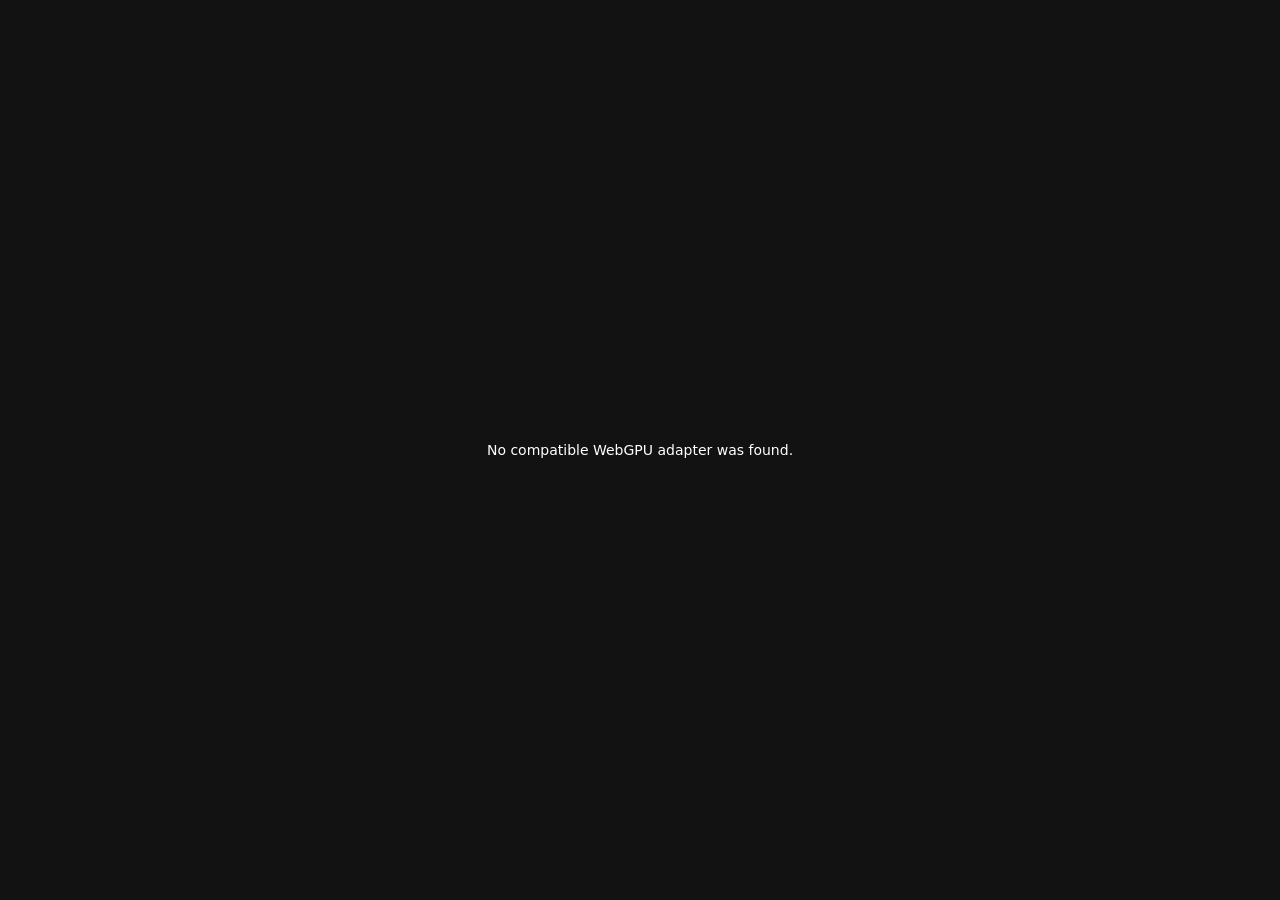
<file: orb.html>
<!doctype html>
<html lang="en">
<head>
  <meta charset="UTF-8" />
  <meta name="viewport" content="width=device-width, initial-scale=1" />
  <link rel="icon" href="data:," />
  <title>Liquid Orb</title>
  <style>
    :root { color-scheme: dark; background: transparent; }
    html, body, canvas { width: 100%; height: 100%; margin: 0; background: transparent; }
    body { overflow: hidden; background: transparent; }
    canvas { display: block; }
    #status { position: fixed; inset: 0; display: grid; place-items: center; color: white; font: 14px system-ui; }
  </style>
</head>
<body>
  <canvas id="orb" aria-label="Animated liquid glass orb"></canvas>
  <div id="status" hidden></div>
  <script type="module">
    const shaderSource = "// Glass Liquid — curated flow programs with an optional glass shell.\n//\n// The local presets use independent spatial models for Siri-like sheets,\n// symmetric colour waves, aurora curtains, frost flow, neural interference,\n// liquid chrome, opal interference, a voice membrane, a blue liquid drop, and\n// a violet molten core, plus a chromatic brushed-metal field. The legacy liquid\n// bank remains below for compatibility with older shared shader\n// code, but is not exposed as an editor preset.\n//\n// When enabled, the shell uses a signed-distance refraction profile around the\n// boundary, asymmetric spectral separation, and two directional edge lights.\n// The fluid is resampled through that profile, so glass changes the image rather\n// than covering it with a translucent white face.\n//\n// ---------------------------------------------------------------------------\n// Analytic optical diffusion without a convolution.\n// ---------------------------------------------------------------------------\n//\n// The source used a thirteen-tap 5px frost blur. This port keeps one fluid\n// evaluation and applies the equivalent gaussian in the frequency domain:\n//\n//  1. **Per-octave attenuation, inside `lqFbm`.** Convolving with a gaussian of\n//     sigma σ scales a component at wavenumber k by exp(-k²σ²/2). An fbm's\n//     octaves have known wavenumbers — octave i sits at 2.03^i times the base —\n//     so each octave's amplitude is scaled by its own factor and the field is\n//     sampled once. The mean is untouched (a blur preserves it), so only the\n//     deviation from 0.5 is scaled and the `s / m` normaliser is unchanged.\n//     Every caller passes the diffusion sigma in its own input units, so detail\n//     attenuation continues to track `zoom`.\n//\n//  2. **Value-space quadrature at every pointwise nonlinearity.** This is the\n//     part that is easy to get wrong. `blur(ridge(f))` is not `ridge(blur(f))`:\n//     attenuating first and ridging after leaves filaments thin and hard where\n//     the blur should have spread them, which is exactly how the earlier\n//     analytic-edge version failed. So `lqFbm` also returns the standard\n//     deviation of the detail the attenuation removed — within a gaussian\n//     window an octave scaled by β contributes variance ∝ (1 - β²), NOT\n//     (1 - β)² — and every nonlinearity applied to that field integrates it\n//     back out with a three-point Gauss-Hermite rule (exact through the fourth\n//     moment). Three evaluations of a function of one float, not three\n//     evaluations of the noise. `lqRidgeS`/`lqStepS`/`lqPowS` below; Nectar's\n//     branch has the fbm inside a `sin`, where the same integral is closed-form\n//     (E[sin(A + cε)] = sin A · exp(-c²σ²/2)), so it damps the sine instead.\n//\n//  3. **One continuous disc edge.** The fluid always reaches the sphere\n//     boundary. Glass changes its sample coordinates near that boundary, so\n//     toggling the shell cannot reveal a second hard-clipped silhouette.\n//\n// Deliberately NOT ported, and why:\n//   - The liquid grain. It sits below display-pixel scale and adds noise rather\n//     than useful optical detail, so Glass Liquid has no Grain parameter.\n//   - The two contact-shadow ellipses under the ball and its outer\n//     `0 26px 50px -24px` drop shadow. The Orbs family cut the source app's\n//     floor at the user's request, and the export paints over `Color.black`.\n//\n// Scalar controls are packed after `time`; the colour bank starts on the next\n// 16-byte boundary. The TypeScript writer mirrors this order exactly.\nstruct Uniforms {\n  size:           vec2<f32>,\n  time:           f32,\n  speed:          f32,\n  radius:         f32,\n  zoom:           f32,\n  warp:           f32,\n  ridgeAmt:       f32,\n  sharp:          f32,\n  shade:          f32,\n  sheen:          f32,\n  gloss:          f32,\n  shellMidAlpha:  f32,\n  shellEdgeAlpha: f32,\n  exposure:       f32,\n  style:          f32,\n  edgeSoftness:   f32,\n  edgeGlow:       f32,\n  paletteCount:   f32,\n  glassEnabled:   f32,\n  glassOpacity:   f32,\n  contourDeform:  f32,\n  bandDensity:    f32,\n  chromaticShift: f32,\n  metalScale:     f32,\n  metalStretch:   f32,\n  metalAngle:     f32,\n  metalOffset:    f32,\n  metalPhase:     f32,\n  metalEvolution: f32,\n  metalRoughness: f32,\n  metalDepth:     f32,\n  particleDensity: f32,\n  ribbonCount:     f32,\n  ribbonWidth:     f32,\n  ribbonTwist:     f32,\n  ribbonFold:      f32,\n  ribbonBreath:    f32,\n  particleSize:    f32,\n  particleBloom:   f32,\n  colorA:         vec4<f32>,\n  colorB:         vec4<f32>,\n  colorC:         vec4<f32>,\n  colorD:         vec4<f32>,\n  highlightColor: vec4<f32>,\n  shellInner:     vec4<f32>,\n  shellMid:       vec4<f32>,\n  shellEdge:      vec4<f32>,\n  sheenColor:     vec4<f32>,\n  specColor:      vec4<f32>,\n  canvasColor:    vec4<f32>,\n  glowColor:      vec4<f32>,\n  paletteStop0:    vec4<f32>,\n  paletteStop1:    vec4<f32>,\n  paletteStop2:    vec4<f32>,\n  paletteStop3:    vec4<f32>,\n  paletteStop4:    vec4<f32>,\n  paletteStop5:    vec4<f32>,\n  paletteStop6:    vec4<f32>,\n  paletteStop7:    vec4<f32>,\n  paletteStop8:    vec4<f32>,\n  paletteStop9:    vec4<f32>,\n  paletteStop10:   vec4<f32>,\n  paletteStop11:   vec4<f32>,\n};\n@group(0) @binding(0) var<uniform> u: Uniforms;\n\n// ── The Orbs edge bank (WGSL) ───────────────────────────────────────────────\n// Two knobs every orb on the shelf carries: how soft its limb is, and how far\n// it glows past it. See effects/_shared/edge.ts for the contract.\n//\n// THREE files must agree — edge.wgsl, edge.metal, edge.sksl. Change one, change\n// all three, or the Code tab starts lying about what it ships.\n\n// How much wider than the shipped feather the Edge softness slider is asking\n// for. 0.005 is the width every orb was authored with, so this returns exactly\n// 0 at the default and every edge expression collapses to the constant it\n// replaced — the defaults are bit-identical to the render before the bank.\nfn mfEdgeD(soft: f32) -> f32 {\n  return soft - 0.005;\n}\n\n// The halo an orb throws past its own limb.\n//\n// ADDED, never subtracted: whatever the orb already paints out there — a\n// studio wall, its own exp() bleed, the sheet's cones — survives untouched.\n// That is what lets this be adopted by seventeen shaders whose backdrops have\n// nothing in common.\n//\n// `glow == 0` returns `col` by an early exit rather than by adding zero. Both\n// are exact, but the exit also skips the length() on the ~60% of the frame\n// outside the ball, and 0 is the default.\nfn mfEdgeGlow(col: vec3<f32>, uv: vec2<f32>, ctr: vec2<f32>, rad: f32,\n              soft: f32, glow: f32, glowRGB: vec3<f32>) -> vec3<f32> {\n  if (glow <= 0.0) { return col; }\n  let r = length(uv - ctr);\n  // Fenced to the outside of the limb by the same softness the limb uses, so\n  // the halo starts where the ball stops however soft that boundary is. Without\n  // it the exp() is 1 across the whole disc and washes the face flat.\n  let outside = smoothstep(rad - max(soft, 0.0005), rad + max(soft, 0.0005), r);\n  return col + glowRGB * (glow * exp(-max(r - rad, 0.0) * 11.0) * outside);\n}\n\n\n// ── The Orbs palette-ramp bank (WGSL) ───────────────────────────────────────\n// The add/remove colour list, evaluated INSIDE the shader so every stop paints\n// its own region of the ball instead of being averaged into a role colour.\n// See effects/_shared/ramp.ts for the contract.\n//\n// THREE files must agree — ramp.wgsl, ramp.metal, ramp.sksl. Change one, change\n// all three, or the Code tab starts lying about what it ships.\n\n// One stop, picked without a dynamic array index.\n//\n// A `var` array indexed by a runtime value is the shape that spills to scratch\n// memory on the GPUs this project cares about (PERFORMANCE.md); twelve selects\n// stay in registers and are branchless on every backend. Written once here so\n// no adopting shader has to.\nfn mfRampPick(idx: f32,\n              s0: vec3<f32>, s1: vec3<f32>, s2:  vec3<f32>, s3:  vec3<f32>,\n              s4: vec3<f32>, s5: vec3<f32>, s6:  vec3<f32>, s7:  vec3<f32>,\n              s8: vec3<f32>, s9: vec3<f32>, s10: vec3<f32>, s11: vec3<f32>) -> vec3<f32> {\n  var r = s0;\n  r = select(r, s1,  idx == 1.0);\n  r = select(r, s2,  idx == 2.0);\n  r = select(r, s3,  idx == 3.0);\n  r = select(r, s4,  idx == 4.0);\n  r = select(r, s5,  idx == 5.0);\n  r = select(r, s6,  idx == 6.0);\n  r = select(r, s7,  idx == 7.0);\n  r = select(r, s8,  idx == 8.0);\n  r = select(r, s9,  idx == 9.0);\n  r = select(r, s10, idx == 10.0);\n  r = select(r, s11, idx == 11.0);\n  return r;\n}\n\n// The CYCLIC ramp: `t` wraps, and the last stop runs back into the first.\n//\n// This is the one a generated-colour orb wants. Prism's hue comes from a cosine\n// of an unbounded scalar field, so its colour has always been periodic — a\n// clamped ramp would flatten every band past t == 1 into one colour and throw\n// the banding away. Wrapping keeps the field's structure exactly and only swaps\n// what the structure is *coloured* with.\n//\n// NOT ONE BRANCH IN HERE, and that is load-bearing rather than tidy. An orb\n// evaluates this next to a `fract(sin(x) * 43758.5453)` grain hash, which\n// amplifies a last-bit change in its argument by ~44000x. Any `if` in this file\n// or at a call site splits the fragment's basic block, the compiler stops\n// folding `uv / rad` into its uses, and the hash turns that into speckle up to\n// 33/255 — measured, on exactly the first cut of this bank. Straight-line code\n// keeps the untouched render bit-identical. Same reasoning as the early-out\n// guards every orb carries; see the note in orb-prism.wgsl.\nfn mfRampCyc(tIn: f32, n: f32,\n             s0: vec3<f32>, s1: vec3<f32>, s2:  vec3<f32>, s3:  vec3<f32>,\n             s4: vec3<f32>, s5: vec3<f32>, s6:  vec3<f32>, s7:  vec3<f32>,\n             s8: vec3<f32>, s9: vec3<f32>, s10: vec3<f32>, s11: vec3<f32>) -> vec3<f32> {\n  let k  = clamp(floor(n + 0.5), 1.0, 12.0);\n  let x  = fract(tIn) * k;\n  let i0 = min(floor(x), k - 1.0);\n  let i1 = select(i0 + 1.0, 0.0, i0 + 1.0 >= k);   // the wrap\n  return mix(mfRampPick(i0, s0, s1, s2, s3, s4, s5, s6, s7, s8, s9, s10, s11),\n             mfRampPick(i1, s0, s1, s2, s3, s4, s5, s6, s7, s8, s9, s10, s11),\n             x - i0);\n}\n\n// The CLAMPED ramp: stop 0 at t == 0, the last stop at t == 1, held outside.\n//\n// This is the one an orb with an authored dark→light body ramp wants — the\n// four-stop Deep/Mid/Surge/Crest shape, where the ends really are ends.\n//\n// Branchless for the same reason as `mfRampCyc`. The single-stop case falls out\n// of the arithmetic rather than needing an early return: k == 1 makes the span\n// zero, so x is 0, i0 is 0 and the mix weight is 0 — s0, exactly.\nfn mfRampLin(tIn: f32, n: f32,\n             s0: vec3<f32>, s1: vec3<f32>, s2:  vec3<f32>, s3:  vec3<f32>,\n             s4: vec3<f32>, s5: vec3<f32>, s6:  vec3<f32>, s7:  vec3<f32>,\n             s8: vec3<f32>, s9: vec3<f32>, s10: vec3<f32>, s11: vec3<f32>) -> vec3<f32> {\n  let k  = clamp(floor(n + 0.5), 1.0, 12.0);\n  let x  = clamp(tIn, 0.0, 1.0) * (k - 1.0);\n  let i0 = clamp(floor(x), 0.0, max(k - 2.0, 0.0));\n  return mix(mfRampPick(i0,     s0, s1, s2, s3, s4, s5, s6, s7, s8, s9, s10, s11),\n             mfRampPick(i0 + 1.0, s0, s1, s2, s3, s4, s5, s6, s7, s8, s9, s10, s11),\n             x - i0);\n}\n\n// ── The ramp as ONE value ───────────────────────────────────────────────────\n//\n// Thirteen uniforms is a reasonable thing for a shader to hold and a terrible\n// thing for a helper to take. Several orbs make their body colour deep inside\n// one — Glass·Liquid's fluid, the studio orbs' environment mirrors — and in the\n// MSL these files are transcribed against, a helper cannot read the stitchable\n// entry point's arguments, so the palette has to be handed down. Bundled like\n// this that is one parameter instead of thirteen, and the three languages stay\n// line-for-line.\n//\n// The stops come back out by CONSTANT index only, so this is still not a\n// dynamically indexed array and still cannot spill to scratch memory.\nstruct MfRamp {\n  n:   f32,\n  s0:  vec3<f32>, s1:  vec3<f32>, s2:  vec3<f32>, s3:  vec3<f32>,\n  s4:  vec3<f32>, s5:  vec3<f32>, s6:  vec3<f32>, s7:  vec3<f32>,\n  s8:  vec3<f32>, s9:  vec3<f32>, s10: vec3<f32>, s11: vec3<f32>,\n};\n\nfn mfRampOf(n: f32,\n            s0: vec3<f32>, s1: vec3<f32>, s2:  vec3<f32>, s3:  vec3<f32>,\n            s4: vec3<f32>, s5: vec3<f32>, s6:  vec3<f32>, s7:  vec3<f32>,\n            s8: vec3<f32>, s9: vec3<f32>, s10: vec3<f32>, s11: vec3<f32>) -> MfRamp {\n  return MfRamp(n, s0, s1, s2, s3, s4, s5, s6, s7, s8, s9, s10, s11);\n}\n\nfn mfRampCycR(t: f32, r: MfRamp) -> vec3<f32> {\n  return mfRampCyc(t, r.n, r.s0, r.s1, r.s2, r.s3, r.s4, r.s5,\n                   r.s6, r.s7, r.s8, r.s9, r.s10, r.s11);\n}\n\nfn mfRampLinR(t: f32, r: MfRamp) -> vec3<f32> {\n  return mfRampLin(t, r.n, r.s0, r.s1, r.s2, r.s3, r.s4, r.s5,\n                   r.s6, r.s7, r.s8, r.s9, r.s10, r.s11);\n}\n\n\n// Fluid geometry, in ball radii (|p| == 1 on the ball's edge, y up).\nconst GL_FU:   f32 = 0.88172043;   // canvas half-side = 0.82/0.93 R\n\n// Pure fluid keeps tighter diffusion; enabling glass restores the source's 5px\n// frosted diffusion inside the inset shell.\nconst GL_BSIG_CLEAR: f32 = 0.01800000;\nconst GL_BSIG_GLASS: f32 = 0.03990000;\n\n// --- the three constants the frequency-domain blur is fitted on -------------\n// A gaussian's response is exp(-k²σ²/2), so GL_KA is k²/2 for the wavenumber\n// where smoothstep-interpolated value noise actually keeps its energy. The\n// textbook choice — one cycle per noise cell, k = 2π, GL_KA = 19.74 — blurs too\n// hard, because the smoothstep interpolation is itself a low-pass and pulls the\n// effective k down to about 3.5. Fitted against the 13-tap render.\nconst GL_KA:  f32 = 6.0;\n// (2.03)² — how σ grows, in its own octave's cells, from one octave to the next.\nconst GL_KG:  f32 = 4.1209;\n// The warp field displaces the fluid rather than colouring it, so blurring the\n// image does not attenuate it as strongly as the model says. Also fitted.\nconst GL_KWA: f32 = 0.5;\n// One value-noise octave's standard deviation about its own mean, as a fraction\n// of its range — the scale that turns \"amplitude the attenuation removed\" into\n// \"how far the removed detail typically pushed the value\".\nconst GL_KR:  f32 = 0.32;\nconst GL_GH:  f32 = 1.73205081;   // sqrt(3), the 3-point Gauss-Hermite abscissa\n\n// Pure fluid reaches the ball edge.\nconst GL_CLEAR_EA: f32 = 0.995;\nconst GL_CLEAR_EB: f32 = 1.04;\n\n// ---------------------------------------------------------------------------\n// The sheet's liquid noise bank. Five octaves, gain .5, normalised by the\n// weight sum, and rotated every octave. This is NOT the bank the sheet's Prism\n// screen uses (a different hash, gain .55, unnormalised, no rotation).\n// ---------------------------------------------------------------------------\nfn lqHash(pIn: vec2<f32>) -> f32 {\n  var p = fract(pIn * vec2<f32>(123.34, 456.21));\n  p = p + vec2<f32>(dot(p, p + vec2<f32>(45.32)));\n  return fract(p.x * p.y);\n}\n\nfn lqNoise(p: vec2<f32>) -> f32 {\n  let i = floor(p);\n  var f = fract(p);\n  f = f * f * (3.0 - 2.0 * f);\n  return mix(mix(lqHash(i), lqHash(i + vec2<f32>(1.0, 0.0)), f.x),\n             mix(lqHash(i + vec2<f32>(0.0, 1.0)), lqHash(i + vec2<f32>(1.0, 1.0)), f.x), f.y);\n}\n\n// The fbm, pre-blurred. `bs` is the blur's sigma expressed in THIS call's input\n// units — the caller scales it by whatever it scaled the domain by. Returns\n// `.x` the attenuated value and `.y` the standard deviation of the detail the\n// attenuation took out, which is what a following nonlinearity has to integrate\n// over. Both are exact for a gaussian window: the surviving amplitude is β and\n// the variance that leaves is (1 - β²), per octave, weighted by that octave's\n// own share of the normalised sum.\nfn lqFbm(pIn: vec2<f32>, bs: f32) -> vec2<f32> {\n  var p = pIn;\n  var s:  f32 = 0.0;\n  var a:  f32 = 0.5;\n  var m:  f32 = 0.0;\n  var vr: f32 = 0.0;\n  let e = -GL_KA * bs * bs;\n  var g: f32 = 1.0;\n  for (var i: i32 = 0; i < 5; i = i + 1) {\n    let b = exp(e * g);\n    s  = s  + a * (0.5 + b * (lqNoise(p) - 0.5));\n    vr = vr + a * a * (1.0 - b * b);\n    m  = m + a;\n    a  = a * 0.5;\n    g  = g * GL_KG;\n    // GLSL's mat2(.8,.6,-.6,.8) is COLUMN-major — columns (.8,.6) and\n    // (-.6,.8) — so the product is written out rather than constructed.\n    p = vec2<f32>(0.8 * p.x - 0.6 * p.y, 0.6 * p.x + 0.8 * p.y) * 2.03;\n  }\n  return vec2<f32>(s / m, GL_KR * sqrt(vr) / m);\n}\n\nfn lqRidge(v: f32, k: f32) -> f32 {\n  return pow(clamp(1.0 - abs(v * 2.0 - 1.0), 0.0, 1.0), k);\n}\n\n// The sheet's four-stop ramp, shared by every branch of every program.\nfn lqRamp(v: f32, cA: vec3<f32>, cB: vec3<f32>, cC: vec3<f32>, cD: vec3<f32>) -> vec3<f32> {\n  var c = mix(cA, cB, smoothstep(0.0, 0.45, v));\n  c = mix(c, cC, smoothstep(0.38, 0.72, v));\n  c = mix(c, cD, smoothstep(0.68, 1.0, v));\n  // The editor's four colours are the default ramp. An optional custom palette\n  // can replace them without changing the scalar field that produces `v`.\n  return select(c, mfRampLin(v, u.paletteCount,\n                             u.paletteStop0.rgb, u.paletteStop1.rgb, u.paletteStop2.rgb,\n                             u.paletteStop3.rgb, u.paletteStop4.rgb, u.paletteStop5.rgb,\n                             u.paletteStop6.rgb, u.paletteStop7.rgb, u.paletteStop8.rgb,\n                             u.paletteStop9.rgb, u.paletteStop10.rgb, u.paletteStop11.rgb), u.paletteCount > 0.5);\n}\n\n// ---------------------------------------------------------------------------\n// The three nonlinearities the fluid applies to a pre-blurred field, each\n// integrated over the detail `lqFbm` attenuated away. Three-point\n// Gauss-Hermite — nodes 0 and ±sqrt(3)·sd, weights 4/6 and 1/6 — reproduces a\n// gaussian's second AND fourth moments, which is what keeps a ridged filament\n// spreading as it dims instead of just dimming. `vs` is an `lqFbm` result:\n// `.x` the value, `.y` that standard deviation.\n// ---------------------------------------------------------------------------\nfn lqRidgeS(vs: vec2<f32>, k: f32) -> f32 {\n  let d = GL_GH * vs.y;\n  return (lqRidge(vs.x - d, k) + 4.0 * lqRidge(vs.x, k) + lqRidge(vs.x + d, k)) / 6.0;\n}\n\nfn lqStepS(vs: vec2<f32>, a: f32, b: f32) -> f32 {\n  let d = GL_GH * vs.y;\n  return (smoothstep(a, b, vs.x - d) + 4.0 * smoothstep(a, b, vs.x)\n        + smoothstep(a, b, vs.x + d)) / 6.0;\n}\n\nfn lqPowS(vs: vec2<f32>, k: f32) -> f32 {\n  let d = GL_GH * vs.y;\n  return (pow(clamp(vs.x - d, 0.0, 1.0), k) + 4.0 * pow(clamp(vs.x, 0.0, 1.0), k)\n        + pow(clamp(vs.x + d, 0.0, 1.0), k)) / 6.0;\n}\n\n// ---------------------------------------------------------------------------\n// Curated local flow programs. Each preset owns a different spatial model;\n// colour changes are secondary to silhouette, frequency, and motion structure.\n// ---------------------------------------------------------------------------\n\nfn glsFinishPresetFluid(colorIn: vec3<f32>, p: vec2<f32>) -> vec3<f32> {\n  var color = colorIn;\n  color = mix(color, u.highlightColor.rgb,\n              u.shade * 0.22 * smoothstep(0.15, 1.15, dot(p, vec2<f32>(-0.32, 0.78))));\n  color = color * (1.0 - u.shade * 0.34\n                  * smoothstep(-0.1, 1.2, dot(p, vec2<f32>(0.45, -0.62))));\n  color = color * (1.0 - u.shade * 0.22 * smoothstep(0.72, 1.08, length(p)));\n  return clamp(color, vec3<f32>(0.0), vec3<f32>(1.0));\n}\n\nfn glsFinishEmissionFluid(colorIn: vec3<f32>, p: vec2<f32>) -> vec3<f32> {\n  var color = colorIn;\n  if (u.glassEnabled > 0.5) {\n    color = mix(color, u.highlightColor.rgb,\n                u.shade * 0.22 * smoothstep(0.15, 1.15, dot(p, vec2<f32>(-0.32, 0.78))));\n  }\n  color = color * (1.0 - u.shade * 0.34\n                  * smoothstep(-0.1, 1.2, dot(p, vec2<f32>(0.45, -0.62))));\n  color = color * (1.0 - u.shade * 0.22 * smoothstep(0.72, 1.08, length(p)));\n  return clamp(color, vec3<f32>(0.0), vec3<f32>(1.0));\n}\n\nfn glsSiriBand(q: vec2<f32>, drift: f32, phaseOffset: f32, amplitude: f32,\n               mainY: f32, envelope: f32, softness: f32) -> vec2<f32> {\n  let y = amplitude * envelope * sin(q.x * 1.0 + drift + phaseOffset);\n  let distanceToLine = abs(q.y - y);\n  let line = 0.018 / (sqrt(distanceToLine * distanceToLine + softness * softness) + 0.026);\n  let bandDistance = max(0.0, max(q.y - max(mainY, y), min(mainY, y) - q.y));\n  let band = 0.018 / (bandDistance + 0.075);\n  return vec2<f32>(line, band);\n}\n\nfn glsSiriFluid(p: vec2<f32>, t: f32) -> vec3<f32> {\n  // The reference wave is a main sinusoid plus four chromatically separated\n  // waves. Their enclosed bands carry colour while the shared crest stays hot.\n  let scale = 0.74 + u.zoom * 0.34;\n  let q = p / scale;\n  let xNorm = q.x;\n  let envelopeBase = cos(1.57079633 * min(abs(0.9 * xNorm), 1.0));\n  let envelope = envelopeBase * envelopeBase;\n  let low = 0.5 + 0.5 * cos(t * 0.37);\n  let mid = 0.5 + 0.5 * sin(t * 0.51 + 1.2);\n  let high = 0.5 + 0.5 * cos(t * 0.73 + 2.1);\n  let drift = t * 2.4;\n  let mainAmplitude = 0.25 + u.ridgeAmt * 0.075 + low * 0.018;\n  let bandAmplitude = mainAmplitude + mid * 0.025 + high * 0.018;\n  let mainY = mainAmplitude * envelope * sin(q.x * 1.1 + drift);\n  let separation = 1.85 + u.warp * 0.2 + mid * 0.28;\n  let softness = 0.035 + (1.0 - u.ridgeAmt) * 0.018 + mid * 0.006;\n\n  let band0 = glsSiriBand(q, drift, -separation, bandAmplitude, mainY, envelope, softness);\n  let band1 = glsSiriBand(q, drift, -separation * 0.34, bandAmplitude, mainY, envelope, softness);\n  let band2 = glsSiriBand(q, drift, separation * 0.34, bandAmplitude, mainY, envelope, softness);\n  let band3 = glsSiriBand(q, drift, separation, bandAmplitude, mainY, envelope, softness);\n  let w0 = band0.x + band0.y;\n  let w1 = band1.x + band1.y;\n  let w2 = band2.x + band2.y;\n  let w3 = band3.x + band3.y;\n  let total = w0 + w1 + w2 + w3;\n  let dominant0 = w0 * w0;\n  let dominant1 = w1 * w1;\n  let dominant2 = w2 * w2;\n  let dominant3 = w3 * w3;\n  let dominantTotal = dominant0 + dominant1 + dominant2 + dominant3;\n  let spectral = (u.colorA.rgb * dominant0 + u.colorC.rgb * dominant1\n                + u.colorB.rgb * dominant2 + u.colorD.rgb * dominant3)\n                / max(dominantTotal, 0.0001);\n  let energy = (1.0 - exp(-total * 0.58)) * envelope;\n  let mainDistance = abs(q.y - mainY);\n  let whiteCore = exp(-mainDistance * mainDistance / 0.0028) * envelope;\n  let glassFill = select(0.0, 1.0, u.glassEnabled > 0.5);\n  let atmosphere = mix(u.colorD.rgb, u.colorB.rgb,\n                       smoothstep(-0.7, 0.7, q.y)) * 0.018 * glassFill;\n  var color = atmosphere + spectral * energy * 1.14;\n  color = color + u.highlightColor.rgb * whiteCore * (0.18 + 0.1 * low);\n  let emissionMask = mix(smoothstep(0.08, 0.25, energy + whiteCore * 0.12),\n                         1.0, glassFill);\n  color = color * emissionMask;\n  color = color / (vec3<f32>(1.0) + color * 0.18);\n  return glsFinishEmissionFluid(color, p);\n}\n\nfn glsSpectrumHeight(q: vec2<f32>, t: f32, frequency: f32,\n                     phaseOffset: f32, amplitude: f32) -> f32 {\n  let x = q.x * 2.15;\n  let envelope = pow(4.0 / (4.0 + x * x), 4.0);\n  let breathing = 0.82 + 0.18 * sin(t * 0.48 + phaseOffset * 0.7);\n  let wave = abs(sin(frequency * x - t * 1.36 + phaseOffset));\n  return envelope * amplitude * breathing * (0.28 + 0.72 * wave);\n}\n\nfn glsSpectrumLayer(q: vec2<f32>, height: f32, softness: f32) -> f32 {\n  return (1.0 - smoothstep(max(height - softness, 0.0), height + softness, abs(q.y)))\n         * smoothstep(0.0, 0.045, height);\n}\n\nfn glsSpectrumFluid(p: vec2<f32>, t: f32) -> vec3<f32> {\n  // Three symmetric filled wave surfaces orbit a persistent support line. This\n  // keeps the iOS 9 voice-field silhouette without depending on canvas strokes.\n  let scale = 0.74 + u.zoom * 0.34;\n  let q = p / scale;\n  let amplitude = 0.26 + u.ridgeAmt * 0.27;\n  let frequency = 0.72 + u.warp * 0.095;\n  let softness = 0.026 + (1.0 - u.ridgeAmt) * 0.032;\n  let h0 = glsSpectrumHeight(q, t, frequency * 0.82, -1.2, amplitude * 0.72);\n  let h1 = glsSpectrumHeight(q, t, frequency, 0.45, amplitude);\n  let h2 = glsSpectrumHeight(q, t, frequency * 1.17, 2.05, amplitude * 0.82);\n  let l0 = glsSpectrumLayer(q, h0, softness);\n  let l1 = glsSpectrumLayer(q, h1, softness);\n  let l2 = glsSpectrumLayer(q, h2, softness);\n  let spectrumX = q.x * 2.15;\n  let envelope = pow(4.0 / (4.0 + spectrumX * spectrumX), 4.0);\n  let support = exp(-q.y * q.y / 0.00072) * envelope;\n  let total = l0 + l1 + l2;\n  let spectral = (u.colorB.rgb * l0 + u.colorC.rgb * l1 + u.colorD.rgb * l2)\n                 / max(total, 0.001);\n  let glassFill = select(0.0, 1.0, u.glassEnabled > 0.5);\n  var color = u.colorD.rgb * 0.025 * glassFill\n            + spectral * (1.0 - exp(-total * 0.86));\n  color = color + u.colorA.rgb * support * 0.58;\n  color = color / (vec3<f32>(1.0) + color * 0.2);\n  return glsFinishEmissionFluid(color, p);\n}\n\nfn glsAuroraLayer(p: vec2<f32>, t: f32, offset: f32) -> f32 {\n  let drift = t * 0.18 + offset * 2.5;\n  let wave1 = sin(p.x * (2.0 + u.warp * 0.13) + drift + offset * 6.0) * 0.25;\n  let wave2 = sin(p.x * 3.7 + drift * 1.3 + offset * 4.0) * 0.12;\n  let wave3 = sin(p.x * 7.2 + drift * 0.7 + offset * 8.0) * 0.055;\n  let noiseValue = lqFbm(vec2<f32>(p.x * 1.6 + drift * 0.35,\n                                   p.y * 0.8 + offset * 3.0), 0.018).x;\n  let center = offset * 0.46 + wave1 + wave2 + wave3\n               + (noiseValue - 0.5) * 0.28;\n  let dist = abs(p.y - center);\n  let glow = exp(-dist * dist * (13.0 - 5.0 * u.ridgeAmt));\n  let shimmer = lqFbm(vec2<f32>(p.x * 4.0 + t * 0.22,\n                                p.y * 7.0 + offset * 5.0), 0.012).x;\n  return glow * (0.64 + 0.36 * shimmer);\n}\n\nfn glsAuroraFluid(p: vec2<f32>, t: f32) -> vec3<f32> {\n  let q = p * (0.82 + u.zoom * 0.58);\n  let l0 = glsAuroraLayer(q, t, -0.72);\n  let l1 = glsAuroraLayer(q, t, 0.0);\n  let l2 = glsAuroraLayer(q, t, 0.72);\n  var color = u.colorA.rgb * (0.46 + 0.18 * (q.y + 1.0));\n  color = color + u.colorB.rgb * l0 * 1.3;\n  color = color + u.colorC.rgb * l1 * 1.15;\n  color = color + u.colorD.rgb * l2 * 1.2;\n  color = color + mix(u.colorB.rgb, u.colorD.rgb, 0.5) * min(l0 * l2, l1) * 0.65;\n\n  let starUv = (q + vec2<f32>(1.0)) * 18.0;\n  let starCell = floor(starUv);\n  let starHash = lqHash(starCell);\n  let starPoint = exp(-dot(fract(starUv) - vec2<f32>(0.5),\n                            fract(starUv) - vec2<f32>(0.5)) * 90.0);\n  let stars = step(0.965, starHash) * starPoint\n              * (0.55 + 0.45 * sin(t * (1.0 + starHash * 2.0) + starHash * 6.28));\n  color = color + u.highlightColor.rgb * stars * (1.0 - clamp(l0 + l1 + l2, 0.0, 1.0));\n  color = color / (vec3<f32>(1.0) + color * 0.28);\n  return glsFinishPresetFluid(color, p);\n}\n\nfn glsRotate(p: vec2<f32>, angle: f32) -> vec2<f32> {\n  let c = cos(angle);\n  let s = sin(angle);\n  return vec2<f32>(c * p.x - s * p.y, s * p.x + c * p.y);\n}\n\nfn glsNeuroShape(pIn: vec2<f32>, t: f32) -> f32 {\n  var p = pIn * (0.34 + 0.08 * u.zoom);\n  var sineAccum = vec2<f32>(0.0);\n  var result = vec2<f32>(0.0);\n  var scale = 8.0;\n  for (var j: i32 = 0; j < 11; j = j + 1) {\n    p = glsRotate(p, 1.0);\n    sineAccum = glsRotate(sineAccum, 1.0);\n    let layer = p * scale + vec2<f32>(f32(j)) + sineAccum - vec2<f32>(t * 0.34);\n    sineAccum = sineAccum + sin(layer);\n    result = result + (vec2<f32>(0.5) + 0.5 * cos(layer)) / scale;\n    scale = scale * 1.16;\n  }\n  return result.x + result.y;\n}\n\nfn glsPlasmaFluid(p: vec2<f32>, t: f32) -> vec3<f32> {\n  let shape = glsNeuroShape(p, t);\n  let phase = shape * (10.0 + u.warp) + p.x * 1.7 - p.y * 1.3 - t * 0.52;\n  let ridgeWidth = 0.62 - 0.24 * u.ridgeAmt;\n  let primary = pow(abs(cos(phase)), max(1.3, u.sharp * ridgeWidth));\n  let secondary = pow(abs(cos(phase * 0.53 + atan2(p.y, p.x) * 2.0 + t * 0.21)),\n                      max(1.6, u.sharp * (ridgeWidth + 0.1)));\n  let filaments = max(primary, secondary * 0.64);\n  let core = pow(primary, 4.0);\n  let polarity = 0.5 + 0.5 * sin(phase * 0.37 + shape * 3.0);\n  var color = mix(u.colorA.rgb * 0.42, u.colorD.rgb * 0.48, polarity * 0.46);\n  color = mix(color, u.colorB.rgb, filaments * 0.72);\n  color = mix(color, u.colorC.rgb, core * 0.68);\n  color = color + u.highlightColor.rgb * pow(core, 3.0) * 0.16;\n  color = color / (vec3<f32>(1.0) + color * 0.34);\n  return glsFinishPresetFluid(color, p);\n}\n\nfn glsChromeFluid(p: vec2<f32>, t: f32) -> vec3<f32> {\n  var q = p * (1.0 + u.zoom * 0.35);\n  let amplitude = 0.028 * u.warp;\n  for (var i: i32 = 1; i <= 9; i = i + 1) {\n    let fi = f32(i);\n    q.x = q.x + amplitude / fi * cos(fi * 2.7 * q.y + t * 0.46);\n    q.y = q.y + amplitude / fi * cos(fi * 3.1 * q.x - t * 0.4);\n  }\n  let denominator = max(abs(sin(t * 0.24 - q.y - q.x)), 0.045);\n  let flare = clamp(1.0 / denominator, 0.0, 18.0);\n  let metal = smoothstep(1.15, 7.5, flare);\n  let fold = 0.5 + 0.5 * cos((q.x - q.y) * (3.2 + u.sharp * 0.28) + t * 0.32);\n  let value = clamp(metal * 0.74 + fold * 0.36, 0.0, 1.0);\n  var color = lqRamp(value, u.colorD.rgb, u.colorC.rgb, u.colorB.rgb, u.colorA.rgb);\n  color = mix(color, u.colorA.rgb, pow(metal, 5.0) * 0.62);\n  return glsFinishPresetFluid(color, p);\n}\n\nfn glsChromaticMetalPhase(p: vec2<f32>, t: f32) -> f32 {\n  let angle = u.metalAngle * 0.01745329252;\n  let scale = max(u.metalScale, 0.05);\n  let stretch = mix(0.48, 1.58, clamp(u.metalStretch, 0.0, 1.0));\n  var q = glsRotate(p / scale, angle);\n  q = vec2<f32>(q.x / stretch, q.y * stretch);\n\n  // The reference advances continuously while local reflections evolve out of\n  // phase. Travelling domain waves provide that deformation without rotating\n  // the entire pattern as one rigid layer. Integer harmonics keep a clean loop.\n  let cycle = t * 0.46 + u.metalPhase * 6.28318530718;\n  let evolution = clamp(u.metalEvolution, 0.0, 2.0);\n  q.x = q.x + sin(q.y * 1.86 - cycle) * 0.095 * evolution;\n  q.x = q.x + sin((q.x + q.y) * 1.28 + cycle * 2.0 + 1.4) * 0.045 * evolution;\n  q.y = q.y + sin(q.x * 1.52 + cycle + 0.8) * 0.07 * evolution;\n\n  let repeats = max(u.bandDensity, 1.0);\n  return q.x * repeats * 2.18\n       + sin(q.y * (1.3 + repeats * 0.26) - cycle) * 0.56 * evolution\n       + sin((q.x - q.y) * 1.34 + cycle * 2.0 + 1.7) * 0.27 * evolution\n       + sin((q.x * 0.72 + q.y) * 2.1 - cycle * 3.0 + 0.35) * 0.11 * evolution\n       + sin(cycle) * 0.1\n       + sin(cycle * 3.0 + 0.7) * 0.035\n       + cycle\n       + u.metalOffset * 6.28318530718;\n}\n\nfn glsChromaticMetalTone(phase: f32) -> f32 {\n  let wave = 0.5 + 0.5 * cos(phase);\n  let roughness = clamp(u.metalRoughness, 0.0, 1.0);\n  let depth = clamp(u.metalDepth, 0.0, 1.0);\n  let edge = 0.025 + roughness * 0.18;\n  let broadReflection = smoothstep(0.5 - edge, 0.5 + edge, wave);\n  let hardReflection = pow(wave, mix(13.0, 4.0, roughness));\n  let blackFold = pow(1.0 - wave, mix(9.0, 3.0, roughness));\n  let body = mix(wave, broadReflection, 0.2 + depth * 0.3);\n  return clamp(0.018 + body * (0.46 + depth * 0.12)\n               + hardReflection * (0.3 + depth * 0.42)\n               - blackFold * (0.07 + depth * 0.11), 0.0, 1.0);\n}\n\nfn glsChromaticMetalSample(p: vec2<f32>, t: f32) -> vec3<f32> {\n  let phase = glsChromaticMetalPhase(p, t);\n  let angle = u.metalAngle * 0.01745329252;\n  let brushP = glsRotate(p / max(u.metalScale, 0.05), angle);\n  let brushed = sin(brushP.y * 146.0 + sin(brushP.x * 11.0) * 0.58)\n              + 0.48 * sin(brushP.y * 317.0 - brushP.x * 5.0);\n  let brushAmount = 0.004 + clamp(u.metalRoughness, 0.0, 1.0) * 0.014;\n  let tone = clamp(glsChromaticMetalTone(phase) + brushed * brushAmount, 0.0, 1.0);\n  return lqRamp(tone, u.colorD.rgb, u.colorB.rgb, u.colorC.rgb, u.colorA.rgb);\n}\n\nfn glsChromaticMetalFluid(p: vec2<f32>, t: f32) -> vec3<f32> {\n  let angle = u.metalAngle * 0.01745329252;\n  let splitDirection = glsRotate(vec2<f32>(0.0, 1.0), angle);\n  let split = splitDirection * u.chromaticShift * 0.045;\n  let redSample = glsChromaticMetalSample(p + split, t);\n  let neutral = glsChromaticMetalSample(p, t);\n  let blueSample = glsChromaticMetalSample(p - split, t);\n  let optical = vec3<f32>(redSample.r, neutral.g, blueSample.b);\n  let fringe = clamp(length(optical - neutral) * 4.0, 0.0, 1.0);\n  var color = mix(neutral, optical,\n                  clamp(u.chromaticShift * (0.72 + fringe * 0.28), 0.0, 1.0));\n  let centerTone = glsChromaticMetalTone(glsChromaticMetalPhase(p, t));\n  let glint = pow(centerTone, mix(12.0, 5.0, clamp(u.metalRoughness, 0.0, 1.0)));\n  color = mix(color, u.highlightColor.rgb,\n              glint * clamp(u.metalDepth, 0.0, 1.0) * 0.06);\n\n  // A second, sphere-scale reflection layer keeps the material metallic even\n  // when the optional glass shell is disabled. It modulates the animated ramp\n  // instead of raising exposure, preserving dark chrome between reflections.\n  let radial2 = clamp(dot(p, p), 0.0, 1.0);\n  let normal = normalize(vec3<f32>(p, sqrt(max(1.0 - radial2, 0.0))));\n  let roughness = clamp(u.metalRoughness, 0.0, 1.0);\n  let depth = clamp(u.metalDepth, 0.0, 1.0);\n  let key = pow(max(dot(normal, normalize(vec3<f32>(-0.48, 0.62, 0.62))), 0.0),\n                mix(7.0, 3.0, roughness));\n  let fill = pow(max(dot(normal, normalize(vec3<f32>(0.7, -0.34, 0.63))), 0.0),\n                 mix(10.0, 4.0, roughness));\n  let limb = 1.0 - normal.z;\n  let fresnel = pow(limb, 3.0);\n  let rim = pow(limb, 10.0);\n  color = color * (0.86 + normal.z * 0.14);\n  color = mix(color, u.highlightColor.rgb, key * (0.05 + depth * 0.13));\n  color = mix(color, u.colorC.rgb, fill * (0.025 + depth * 0.07));\n  color = mix(color, u.colorD.rgb, fresnel * (0.12 + depth * 0.15));\n  color = mix(color, u.highlightColor.rgb, rim * (0.035 + depth * 0.055));\n  return glsFinishPresetFluid(color, p);\n}\n\nfn glsOpalFluid(p: vec2<f32>, t: f32) -> vec3<f32> {\n  let q = p * (0.8 + u.zoom * 0.64);\n  let complexity = 0.76 + u.warp * 0.085;\n  var d = -t * 0.42;\n  var a = 0.0;\n  for (var i: i32 = 0; i < 8; i = i + 1) {\n    let fi = f32(i);\n    a = a + cos(fi - d - a * q.x * complexity);\n    d = d + sin(q.y * fi * complexity + a);\n  }\n  d = d + t * 0.42;\n  let c1 = cos(q * vec2<f32>(d, a)) * 0.6 + vec2<f32>(0.4);\n  let c2 = cos(a + d) * 0.5 + 0.5;\n  let interference = 0.5 + 0.5 * cos(vec3<f32>(c1.x, c1.y, c2)\n                         * cos(vec3<f32>(d, a, 2.5)) * 0.5 + vec3<f32>(0.5));\n  let tone = fract(interference.r * 0.37 + interference.g * 0.51\n                   + interference.b * 0.73 + c1.x * 0.22 - c1.y * 0.15);\n  var color = lqRamp(tone, u.colorB.rgb, u.colorC.rgb, u.colorD.rgb, u.colorA.rgb);\n  color = mix(color, u.colorA.rgb, 0.16 + 0.1 * interference.b);\n  color = color / (vec3<f32>(1.0) + color * 0.16);\n  return glsFinishPresetFluid(color, p);\n}\n\nfn glsFrostFluid(p: vec2<f32>, t: f32) -> vec3<f32> {\n  // The initial frost-style orb: a slow domain warp drives broad cloudy colour\n  // bodies, while a second higher-frequency field contributes adjustable veins.\n  var q = p * (0.66 + u.zoom * 0.92);\n  q.y = q.y + t * 0.055;\n  let blur = 0.011 + 0.006 * u.zoom;\n  let warpField = vec2<f32>(\n    lqFbm(q * 1.14 + vec2<f32>(t * 0.055, 0.0), blur).x,\n    lqFbm(q * 1.14 + vec2<f32>(6.8, -t * 0.048), blur).x\n  );\n  let warped = q + (warpField - vec2<f32>(0.5)) * (0.28 + u.warp * 0.17);\n  let body = lqFbm(warped * 1.48 + vec2<f32>(t * 0.032, -t * 0.02), blur * 1.48);\n  let veins = lqRidgeS(\n    lqFbm(warped * 2.36 + vec2<f32>(3.1, -t * 0.024), blur * 2.36),\n    u.sharp\n  );\n  let value = mix(lqStepS(body, 0.1, 0.9),\n                  clamp(veins * 0.8 + body.x * 0.46, 0.0, 1.0),\n                  u.ridgeAmt);\n  var color = lqRamp(value, u.colorA.rgb, u.colorB.rgb, u.colorC.rgb, u.colorD.rgb);\n  color = mix(color, u.colorA.rgb, 0.08 * smoothstep(0.62, 0.92, body.x));\n  return glsFinishPresetFluid(color, p);\n}\n\nfn glsVoiceWaveFluid(p: vec2<f32>, t: f32) -> vec3<f32> {\n  // A single broad membrane stays phase-coherent across the sphere. Nearby\n  // translucent layers add volume without splitting into separate Siri bands.\n  let scale = 0.76 + u.zoom * 0.34;\n  let q = p / scale;\n  let rimEnvelope = pow(max(1.0 - q.x * q.x, 0.0), 0.72);\n  let drift = t * 0.82;\n  let amplitude = 0.2 + u.warp * 0.018;\n  let mainY = rimEnvelope * (amplitude * sin(q.x * 1.48 + drift)\n              + 0.055 * sin(q.x * 3.2 - drift * 0.43 + 1.1));\n  let distance = q.y - mainY;\n  let width = 0.11 + (1.0 - u.ridgeAmt) * 0.075;\n  let membrane = exp(-distance * distance / max(width * width, 0.001)) * rimEnvelope;\n  let upperVeil = exp(-(distance - 0.105) * (distance - 0.105)\n                      / max(width * width * 2.4, 0.001)) * rimEnvelope;\n  let lowerVeil = exp(-(distance + 0.115) * (distance + 0.115)\n                      / max(width * width * 2.8, 0.001)) * rimEnvelope;\n  let crest = exp(-distance * distance / 0.0026) * rimEnvelope;\n  let depth = sqrt(max(1.0 - clamp(dot(p, p), 0.0, 1.0), 0.0));\n  var color = mix(u.colorA.rgb * 0.7, u.colorD.rgb * 0.34,\n                  smoothstep(-0.82, 0.82, q.y));\n  color = mix(color, u.colorB.rgb, upperVeil * 0.7);\n  color = mix(color, u.colorC.rgb, lowerVeil * 0.62);\n  color = color + mix(u.colorB.rgb, u.colorC.rgb, 0.46) * membrane * 0.34;\n  color = color + u.highlightColor.rgb * crest * 0.14;\n  color = color * (0.58 + 0.42 * depth);\n  return glsFinishPresetFluid(color, p);\n}\n\nfn glsBlueDropFluid(p: vec2<f32>, t: f32) -> vec3<f32> {\n  // Slow diagonal advection keeps the broad liquid bodies coherent. The two\n  // shear waves replace the reference orb's circular, looped point motion.\n  let depth = sqrt(max(1.0 - clamp(dot(p, p), 0.0, 1.0), 0.0));\n  var q = p * mix(0.72, 1.0, depth * 0.62 + 0.38);\n  q = glsRotate(q, -0.24 + 0.06 * sin(t * 0.17));\n  let scale = 1.0 + u.zoom * 1.12;\n  let blur = 0.012 + 0.006 * u.zoom;\n  let driftA = lqFbm(q * 1.28 + vec2<f32>(t * 0.095, -t * 0.034), blur * 1.28);\n  let driftB = lqFbm(glsRotate(q, 1.08) * 1.62\n                     + vec2<f32>(-t * 0.042, t * 0.078), blur * 1.62);\n  var flowed = q + vec2<f32>(driftA.x - 0.5, driftB.x - 0.5)\n                 * (0.24 + u.warp * 0.1);\n  flowed.x = flowed.x + sin(flowed.y * 2.15 + t * 0.24) * (0.035 + u.warp * 0.012);\n  flowed.y = flowed.y + sin(flowed.x * 1.38 - t * 0.18) * (0.045 + u.warp * 0.01);\n  let body = lqFbm(flowed * scale + vec2<f32>(t * 0.025, -t * 0.018), blur * scale);\n  let marble = lqRidgeS(lqFbm(flowed * (1.72 + u.zoom * 0.9)\n                              + vec2<f32>(2.7, -t * 0.035),\n                              blur * (1.72 + u.zoom * 0.9)),\n                            0.8 + u.sharp * 0.46);\n  let value = clamp(mix(body.x, body.x * 0.62 + marble * 0.58, u.ridgeAmt), 0.0, 1.0);\n  var color = lqRamp(value, u.colorA.rgb, u.colorB.rgb, u.colorC.rgb, u.colorD.rgb);\n  let light = pow(max(dot(normalize(vec3<f32>(p, depth)),\n                          normalize(vec3<f32>(-0.48, 0.62, 0.92))), 0.0), 3.2);\n  color = mix(color, u.highlightColor.rgb, light * (0.035 + 0.05 * u.shade));\n  color = color * (0.74 + 0.26 * depth);\n  return glsFinishPresetFluid(color, p);\n}\n\nfn glsVioletEmberFluid(p: vec2<f32>, t: f32) -> vec3<f32> {\n  // A radial twist and two crossing drift fields make heavy molten folds. This\n  // moves as a breathing spiral instead of the reference orb's closed circles.\n  let scale = 1.08 + u.zoom * 1.18;\n  let blur = 0.011 + 0.005 * u.zoom;\n  let radius = length(p);\n  let twist = t * 0.055 + radius * (0.72 + u.warp * 0.11)\n              + 0.08 * sin(t * 0.31 + radius * 4.0);\n  let q = glsRotate(p * scale, twist);\n  let low = lqFbm(q * 1.18 + vec2<f32>(t * 0.068, -t * 0.105), blur * 1.18);\n  let cross = lqFbm(glsRotate(q, -1.12) * 1.52\n                    + vec2<f32>(-t * 0.094, t * 0.042)\n                    + vec2<f32>(low.x * 1.35, -low.x * 0.72), blur * 1.52);\n  let warped = q + vec2<f32>(low.x - 0.5, cross.x - 0.5)\n                   * (0.3 + u.warp * 0.12);\n  let melt = lqFbm(warped * 1.34\n                   + vec2<f32>(cross.x * 1.48, low.x * 1.12), blur * 1.34);\n  let veins = lqRidgeS(lqFbm(warped * (2.05 + u.zoom * 0.72)\n                             + vec2<f32>(-2.1, t * 0.052),\n                             blur * (2.05 + u.zoom * 0.72)),\n                           0.82 + u.sharp * 0.58);\n  let heat = smoothstep(0.18, 0.92,\n                        melt.x * (0.72 - u.ridgeAmt * 0.16)\n                        + veins * (0.32 + u.ridgeAmt * 0.5));\n  var color = lqRamp(heat, u.colorA.rgb, u.colorB.rgb, u.colorC.rgb, u.colorD.rgb);\n  let pulse = 0.94 + 0.06 * sin(t * 0.44 + melt.x * 5.0);\n  color = color * pulse;\n  color = mix(color, u.highlightColor.rgb, pow(veins, 4.0) * 0.045);\n  return glsFinishPresetFluid(color, p);\n}\n\nfn glsRefractiveBlobFluid(p: vec2<f32>, t: f32) -> vec3<f32> {\n  // Broad advected cells give the lens something legible to bend. A slower\n  // caustic ribbon crosses those cells out of phase, so the material evolves\n  // without looking like a texture rotating inside a fixed sphere.\n  let radial2 = clamp(dot(p, p), 0.0, 1.0);\n  let depth = sqrt(max(1.0 - radial2, 0.0));\n  let scale = 0.82 + u.zoom * 1.08;\n  let blur = 0.012 + 0.005 * u.zoom;\n  var q = glsRotate(p * scale, 0.08 * sin(t * 0.17));\n  let driftA = lqFbm(q * 1.16 + vec2<f32>(t * 0.052, -t * 0.078), blur * 1.16);\n  let driftB = lqFbm(glsRotate(q, 1.21) * 1.34\n                     + vec2<f32>(-t * 0.064, t * 0.041), blur * 1.34);\n  q = q + vec2<f32>(driftA.x - 0.5, driftB.x - 0.5)\n          * (0.34 + u.warp * 0.105);\n\n  let body = lqFbm(q * 1.42 + vec2<f32>(driftB.x * 0.82, driftA.x * 0.66),\n                   blur * 1.42);\n  let ribbonPhase = q.y * (2.2 + u.warp * 0.11)\n                  + sin(q.x * 1.72 - t * 0.19) * 0.92\n                  + sin((q.x + q.y) * 1.08 + t * 0.13) * 0.46;\n  let ribbon = pow(clamp(1.0 - abs(sin(ribbonPhase)), 0.0, 1.0),\n                   0.82 + u.sharp * 0.23);\n  let fold = lqRidgeS(lqFbm(q * 2.05 + vec2<f32>(2.8, -t * 0.037),\n                            blur * 2.05), 0.9 + u.sharp * 0.32);\n  let value = clamp(body.x * 0.5 + driftA.x * 0.16\n                    + ribbon * (0.2 + u.ridgeAmt * 0.2)\n                    + fold * u.ridgeAmt * 0.18, 0.0, 1.0);\n\n  var color = lqRamp(value, u.colorA.rgb, u.colorB.rgb, u.colorC.rgb, u.colorD.rgb);\n  let caustic = pow(ribbon, 3.1) * (0.24 + 0.28 * u.ridgeAmt)\n               + pow(fold, 4.2) * 0.08;\n  color = mix(color, u.colorD.rgb, clamp(caustic, 0.0, 0.52));\n  color = color * (0.7 + depth * 0.3);\n  let key = pow(max(dot(normalize(vec3<f32>(p, depth)),\n                        normalize(vec3<f32>(-0.42, 0.58, 0.9))), 0.0), 4.0);\n  color = mix(color, u.highlightColor.rgb, key * 0.055);\n  return glsFinishPresetFluid(color, p);\n}\n\nfn glsParticleRibbonFluid(p: vec2<f32>, t: f32) -> vec3<f32> {\n  // The visible body is emitted by the dedicated particle pipeline. Keeping\n  // this branch empty lets the shared fullscreen pass contribute only the\n  // optional glass shell and its transparent background contract.\n  return vec3<f32>(0.0);\n}\n\nfn glsPresetFluid(p: vec2<f32>, style: i32, t: f32) -> vec3<f32> {\n  if (style == 9) { return glsSiriFluid(p, t); }\n  if (style == 10) { return glsAuroraFluid(p, t); }\n  if (style == 11) { return glsPlasmaFluid(p, t); }\n  if (style == 12) { return glsChromeFluid(p, t); }\n  if (style == 13) { return glsOpalFluid(p, t); }\n  if (style == 14) { return glsSpectrumFluid(p, t); }\n  if (style == 15) { return glsFrostFluid(p, t); }\n  if (style == 19) { return glsVoiceWaveFluid(p, t); }\n  if (style == 20) { return glsBlueDropFluid(p, t); }\n  if (style == 21) { return glsVioletEmberFluid(p, t); }\n  if (style == 22) { return glsChromaticMetalFluid(p, t); }\n  if (style == 23) { return glsRefractiveBlobFluid(p, t); }\n  if (style == 24) { return glsParticleRibbonFluid(p, t); }\n  return glsFrostFluid(p, t);\n}\n\n// ---------------------------------------------------------------------------\n// The fluid, at one point, already blurred and straight (not premultiplied):\n// the sheet's shader on `fu` — both programs, all four inner branches, and the\n// shared shade tail — with the blur folded into the noise bank as above. The\n// disc's own alpha is the caller's, because it is analytic now.\n// ---------------------------------------------------------------------------\nfn glsFluid(fu: vec2<f32>, md: i32, t: f32) -> vec3<f32> {\n  let df = length(fu);\n\n  let cA = u.colorA.rgb;\n  let cB = u.colorB.rgb;\n  let cC = u.colorC.rgb;\n  let cD = u.colorD.rgb;\n\n  // The blur's sigma, carried from fluid units into the fluid's own domains.\n  // `sp` is it in pp/q units — the warp shifts q about but does not stretch it\n  // on average, so pp and q share one. `sw` is the warp field's own, softened\n  // by GL_KWA.\n  let blurSigma = select(GL_BSIG_CLEAR, GL_BSIG_GLASS, u.glassEnabled > 0.5);\n  let sp = blurSigma * u.zoom;\n  let sw = sp * 1.1 * GL_KWA;\n\n  var fcol: vec3<f32>;\n  if (md < 0) {\n    // progA — the warped body, the only branch with the slow vertical drift\n    // and the only one that reads Ridge.\n    var pp = fu * u.zoom;\n    pp.y = pp.y + t * 0.05;\n    let w = vec2<f32>(lqFbm(pp * 1.1 + vec2<f32>(0.0, t * 0.09), sw).x,\n                      lqFbm(pp * 1.1 + vec2<f32>(7.7, -t * 0.07), sw).x);\n    let q = pp + u.warp * (w - vec2<f32>(0.5));\n    let body  = lqFbm(q * 1.5 + vec2<f32>(t * 0.04, 0.0), sp * 1.5);\n    let veins = lqRidgeS(lqFbm(q * 2.2 + vec2<f32>(3.1), sp * 2.2), u.sharp);\n    let v = mix(lqStepS(body, 0.12, 0.88),\n                clamp(veins * 0.85 + 0.45 * body.x, 0.0, 1.0), u.ridgeAmt);\n    fcol = lqRamp(v, cA, cB, cC, cD);\n  } else {\n    // progB — same warp, no vertical drift, four inner branches.\n    let pp = fu * u.zoom;\n    let w = vec2<f32>(lqFbm(pp * 1.1 + vec2<f32>(0.0, t * 0.09), sw).x,\n                      lqFbm(pp * 1.1 + vec2<f32>(7.7, -t * 0.07), sw).x);\n    let q = pp + u.warp * (w - vec2<f32>(0.5));\n    if (md == 0) {\n      // Nectar — a sine band the noise leans on. The fbm is INSIDE the sine, so\n      // the removed detail integrates out in closed form rather than by\n      // quadrature: E[sin(A + 6e)] = sin(A)·exp(-18·sd²). The second term of\n      // the exponent is the same integral for the sine's own `q.x * 7.0`, which\n      // the blur attenuates by exp(-49·sp²/2).\n      let n0 = lqFbm(q * 2.2, sp * 2.2);\n      let damp = exp(-18.0 * n0.y * n0.y - 24.5 * sp * sp);\n      var v = 0.5 + 0.5 * damp * sin(q.x * 7.0 + n0.x * 6.0 + t * 0.35);\n      v = mix(v, lqFbm(q * 1.4 + vec2<f32>(t * 0.03), sp * 1.4).x, 0.25);\n      fcol = lqRamp(v, cA, cB, cC, cD);\n    } else if (md == 1) {\n      // Lumen — two ridged fields multiplied into filaments. The two fields are\n      // independent, so each integrates its own detail out before the product.\n      let v = lqRidgeS(lqFbm(q * 1.4 + vec2<f32>(t * 0.06, 0.0), sp * 1.4), u.sharp)\n            * lqRidgeS(lqFbm(q * 1.7 - vec2<f32>(0.0, t * 0.05), sp * 1.7), u.sharp);\n      fcol = lqRamp(pow(v, 0.7), cA, cB, cC, cD);\n    } else if (md == 6) {\n      // Sprig — noise warped by noise, with a ridged edge darkening it.\n      let v = lqFbm(q * 1.3 + vec2<f32>(1.5 * lqFbm(q * 2.6 + vec2<f32>(t * 0.025), sp * 2.6).x), sp * 1.3);\n      let edge = lqRidgeS(lqFbm(q * 2.1 + vec2<f32>(7.0), sp * 2.1), 1.3);\n      fcol = lqRamp(lqStepS(v, 0.1, 0.9), cA, cB, cC, cD);\n      fcol = fcol * (1.0 - 0.18 * edge);\n    } else {\n      // Haze and Smoke — the same rising plume at two palettes.\n      let q2 = q + vec2<f32>(0.0, -t * 0.14);\n      let v = lqFbm(q2 * 1.6 + vec2<f32>(2.2 * lqFbm(q2 * 2.4 + vec2<f32>(0.0, -t * 0.05), sp * 2.4).x), sp * 1.6);\n      fcol = lqRamp(lqPowS(v, 1.5), cA, cB, cC, cD);\n    }\n  }\n\n  // The sheet's shared tail: a highlight up-left, a shadow down-right, and a\n  // darkened limb. All three are far below the blur's cutoff, so they are the\n  // sheet's own expressions untouched. The grain term the sheet ends on is not\n  // ported — see the header. The two `1 - shade*k*smoothstep(...)` terms are\n  // multiplicative darkening, not colours, so they stay literal.\n  fcol = mix(fcol, u.highlightColor.rgb,\n             u.shade * 0.3 * smoothstep(0.25, 1.25, dot(fu, vec2<f32>(-0.32, 0.78))));\n  fcol = fcol * (1.0 - u.shade * 0.42 * smoothstep(-0.05, 1.25, dot(fu, vec2<f32>(0.45, -0.62))));\n  fcol = fcol * (1.0 - u.shade * 0.3 * smoothstep(0.72, 1.0, df));\n  return clamp(fcol, vec3<f32>(0.0), vec3<f32>(1.0));\n}\n\n// ---------------------------------------------------------------------------\n// The shell.\n// ---------------------------------------------------------------------------\n\n// Source-over onto an opaque destination, straight (un-premultiplied) sRGB.\nfn glsOver(dst: vec3<f32>, src: vec3<f32>, a: f32) -> vec3<f32> {\n  let k = clamp(a, 0.0, 1.0);\n  return src * k + dst * (1.0 - k);\n}\n\nfn glsRefractionProfile(t: f32) -> f32 {\n  let depth = clamp(t, 0.0, 1.0);\n  let circular = sqrt(max(1.0 - (1.0 - depth) * (1.0 - depth), 0.0));\n  return 1.0 - circular;\n}\n\nfn glsHighlightLobe(normal: vec2<f32>, direction: vec2<f32>, cut: f32,\n                     power: f32) -> f32 {\n  let angular = clamp((dot(normal, direction) - cut) / max(1.0 - cut, 0.001),\n                      0.0, 1.0);\n  return pow(angular, power);\n}\n\nfn glsContourWave(angle: f32, t: f32) -> vec2<f32> {\n  let style = i32(u.style + 0.5);\n  if (style == 19) {\n    let wave = sin(angle * 2.0 + t * 0.27) * 0.72\n               + sin(angle * 4.0 - t * 0.16 + 2.1) * 0.28;\n    let slope = cos(angle * 2.0 + t * 0.27) * 1.44\n                + cos(angle * 4.0 - t * 0.16 + 2.1) * 1.12;\n    return vec2<f32>(wave, slope);\n  }\n  let wave = sin(angle * 3.0 + t * 0.62) * 0.52\n             + sin(angle * 5.0 - t * 0.41 + 1.7) * 0.31\n             + sin(angle * 2.0 + t * 0.23 + 3.1) * 0.17;\n  let slope = cos(angle * 3.0 + t * 0.62) * 1.56\n              + cos(angle * 5.0 - t * 0.41 + 1.7) * 1.55\n              + cos(angle * 2.0 + t * 0.23 + 3.1) * 0.34;\n  return vec2<f32>(wave, slope);\n}\n\nfn glsContourStrength() -> f32 {\n  if (u.style >= 18.5) { return 0.11; }\n  return select(0.09, 0.16, u.style >= 15.5);\n}\n\nfn glsContourScale(uv: vec2<f32>, t: f32, amount: f32) -> f32 {\n  if (amount <= 0.0) { return 1.0; }\n  let contour = glsContourWave(atan2(uv.y, uv.x), t);\n  return 1.0 + clamp(amount, 0.0, 1.0) * glsContourStrength() * contour.x;\n}\n\nfn glsContourNormal(uv: vec2<f32>, rad: f32, t: f32, amount: f32) -> vec2<f32> {\n  let distance = length(uv);\n  if (distance <= 0.0001) { return vec2<f32>(0.0); }\n  let radial = uv / distance;\n  let contour = glsContourWave(atan2(uv.y, uv.x), t);\n  let slope = clamp(amount, 0.0, 1.0) * glsContourStrength() * contour.y;\n  let tangent = vec2<f32>(-radial.y, radial.x);\n  return normalize(radial - tangent * (rad * slope / distance));\n}\n\nfn glsRefractionNormal(base: vec2<f32>, p: vec2<f32>, t: f32,\n                       style: i32) -> vec2<f32> {\n  if (style != 23) { return base; }\n  let tangent = vec2<f32>(-base.y, base.x);\n  let a = lqFbm(p * 2.15 + vec2<f32>(t * 0.061, -t * 0.043), 0.018).x;\n  let b = lqFbm(glsRotate(p, 1.37) * 2.55\n                  + vec2<f32>(-t * 0.037, t * 0.052), 0.021).x;\n  let wave = (a - b) * 0.76 + sin(atan2(p.y, p.x) * 3.0 + t * 0.21) * 0.08;\n  return normalize(base + tangent * wave);\n}\n\nfn orbGlassLiquidAnim(uv01: vec2<f32>) -> vec4<f32> {\n  // The runner hands uv01 with y down from the top, like stitchable MSL's\n  // `position`; the orb was authored bottom-left, so flip back.\n  let fc = vec2<f32>(uv01.x, 1.0 - uv01.y) * u.size;\n  let uv = (2.0 * fc - u.size) / max(min(u.size.x, u.size.y), 1.0);\n\n  let rad = max(u.radius, 0.05);\n  let t = u.time * u.speed;\n  let s = i32(u.style + 0.5);\n  let emissionOnly = u.glassEnabled <= 0.5 && (s == 9 || s == 14 || s == 24);\n  let contourRad = rad * glsContourScale(uv, t, u.contourDeform);\n\n  // Nothing on this pixel — and here that is the whole fluid and the whole\n  // shell skipped, over roughly 60% of the quad. 1.01 is the far edge of the\n  // ball's own coverage, `1 - smoothstep(0.99, 1.01, pd)` on the last line of\n  // this function, which is EXACTLY zero past it, so the full path already\n  // returns opaque black here. An early-out, not a clip: the number is that\n  // coverage term's own far edge, so do not \"tidy\" it to 1.0 — that would\n  // shave the outer half of the limb's antialiasing.\n  //\n  // Tested on `uv` rather than on `pd` because `|uv| > rad * 1.01` IS\n  // `pd > 1.01`, and it keeps `p` and `pd` in the same basic block as\n  // everything that reads them — the shape the four sibling orbs of this port\n  // need, where branching on `d` after computing it makes the compiler stop\n  // folding `uv / rad` into its uses and the moved last bit comes back through\n  // their grain hash as speckle up to 34/255. Glass Liquid has no grain and is\n  // nearly immune either way: at 1024x1024 this costs under a dozen bytes of a\n  // four-million-byte frame, off by 1/255. Those are the branch existing, not a\n  // pixel wrongly skipped — a copy of this guard with a threshold it can never\n  // reach diffs identically, and against it the guard is exactly 0/255.\n  if (length(uv) > contourRad * (1.01 + mfEdgeD(u.edgeSoftness))) {\n    // Off the ball entirely — but the halo lives out here, so hand back\n    // what the edge bank paints on nothing. Exactly black at Glow 0.\n    let halo = clamp(mfEdgeGlow(vec3<f32>(0.0), uv, vec2<f32>(0.0), contourRad,\n                                u.edgeSoftness, u.edgeGlow, u.glowColor.rgb),\n                     vec3<f32>(0.0), vec3<f32>(1.0));\n    let haloAlpha = max(halo.r, max(halo.g, halo.b));\n    return vec4<f32>(halo, haloAlpha);\n  }\n\n  let p   = uv / contourRad;     // deformed ball space: |p| == 1 on the edge\n  let pd  = length(p);\n\n  // ---- the fluid ------------------------------------------------------\n  let fu = p / GL_FU;\n\n  // Branch dispatch. Source indices 0/2/4/6 are progA (md < 0); the others are\n  // progB at the sheet's own mode number. An if-chain avoids a runtime-indexed\n  // lookup here.\n  var md: i32 = -1;\n  if (s == 1) { md = 1; }\n  else if (s == 3 || s == 8) { md = 7; }\n  else if (s == 5) { md = 6; }\n  else if (s == 7) { md = 0; }\n\n  let clearFa = 1.0 - smoothstep(GL_CLEAR_EA, GL_CLEAR_EB, pd);\n  let contourNormal = glsContourNormal(uv, rad, t, u.contourDeform);\n  let normal = glsRefractionNormal(contourNormal, p, t, s);\n  let edgeDepth = max(1.0 - pd, 0.0);\n  let refractionWidth = 0.015 + 0.95 * clamp(u.shellMidAlpha, 0.0, 1.0);\n  let refractionT = edgeDepth / max(refractionWidth, 0.001);\n  let refractionProfile = pow(glsRefractionProfile(refractionT), 0.68);\n  let refractionAmount = 1.6 * clamp(u.glassOpacity, 0.0, 1.0)\n                         * refractionProfile;\n  let refractedP = p - normal * refractionAmount;\n  var fcol = vec3<f32>(0.0);\n  if (clearFa > 0.0) {\n    if (s >= 9) {\n      if (u.glassEnabled > 0.5) {\n        // Three actual fluid evaluations produce optical dispersion. At the\n        // outer boundary the reference lens pulls samples from deep inside the\n        // orb; the channels converge continuously at the inner edge of the\n        // refraction band.\n        let channelSplit = 0.14 * clamp(u.gloss, 0.0, 2.0)\n                           * clamp(u.glassOpacity, 0.0, 1.0)\n                           * refractionProfile;\n        let redSample = glsPresetFluid(refractedP - normal * channelSplit, s, t);\n        let greenSample = glsPresetFluid(refractedP, s, t);\n        let blueSample = glsPresetFluid(refractedP + normal * channelSplit, s, t);\n        fcol = vec3<f32>(redSample.r, greenSample.g, blueSample.b);\n      }\n      else { fcol = glsPresetFluid(p, s, t); }\n    }\n    else { fcol = glsFluid(fu, md, t); }\n  }\n\n  // Voice-like presets become a true emissive layer when glass is disabled.\n  // Their empty pixels no longer inherit the opaque circular canvas fill.\n  let lum = dot(fcol, vec3<f32>(0.213, 0.715, 0.072));\n  let clearSat = clamp(vec3<f32>(lum) + (fcol - vec3<f32>(lum)) * 1.22,\n                       vec3<f32>(0.0), vec3<f32>(1.0));\n  let particleGlassOverlay = s == 24;\n  var col = select(\n    glsOver(u.canvasColor.rgb, clearSat, 0.99 * clearFa),\n    vec3<f32>(0.0),\n    particleGlassOverlay,\n  );\n  if (emissionOnly) {\n    let signal = max(clearSat.r, max(clearSat.g, clearSat.b));\n    let emissionCoverage = smoothstep(0.025, 0.16, signal);\n    col = clearSat * emissionCoverage;\n  }\n  if (u.glassEnabled > 0.5) {\n    // Surface lighting stays on a thin arc. The broad visual change comes from\n    // the refracted fluid above, not from a translucent white overlay.\n    // Its weights still need enough contrast to keep the exposed colour and\n    // highlight controls perceptible in the compact scene preview.\n    let surfaceWidth = select(\n      0.026 + 0.055 * clamp(u.shellEdgeAlpha, 0.0, 1.0),\n      0.09 + 0.12 * clamp(u.shellEdgeAlpha, 0.0, 1.0),\n      particleGlassOverlay,\n    );\n    let surfaceBand = (1.0 - smoothstep(0.0, surfaceWidth, edgeDepth)) * clearFa;\n    let opticalRim = pow(surfaceBand, select(1.8, 1.3, particleGlassOverlay));\n    let innerRimAlpha = select(\n      opticalRim * u.glassOpacity * 0.45,\n      opticalRim * u.glassOpacity * 0.14,\n      particleGlassOverlay,\n    );\n    col = glsOver(col, u.shellInner.rgb, innerRimAlpha);\n\n    let coolDirection = normalize(vec2<f32>(0.84, 0.54));\n    let warmDirection = normalize(vec2<f32>(-0.62, -0.78));\n    let coolSplit = glsHighlightLobe(normal, coolDirection, -0.32, 1.8);\n    let warmSplit = glsHighlightLobe(normal, warmDirection, -0.28, 2.0);\n    let dispersion = opticalRim * clamp(u.gloss, 0.0, 2.0)\n                     * (0.8 + 0.8 * u.shellEdgeAlpha);\n    col = glsOver(col, u.shellMid.rgb, dispersion * coolSplit);\n    col = glsOver(col, u.shellEdge.rgb, dispersion * warmSplit);\n\n    let edgeShadow = opticalRim * (0.015 + 0.15 * u.shellEdgeAlpha)\n                     * (0.15 + 0.85 * max(dot(normal, vec2<f32>(0.45, -0.89)), 0.0));\n    col = col * (1.0 - edgeShadow);\n\n    let keyDirection = normalize(vec2<f32>(-0.68, 0.73));\n    let fillDirection = normalize(vec2<f32>(0.74, -0.67));\n    let key = opticalRim * glsHighlightLobe(normal, keyDirection, 0.2, 2.8)\n              * clamp(u.sheen, 0.0, 2.0) * 1.4;\n    let fill = opticalRim * glsHighlightLobe(normal, fillDirection, 0.4, 3.6)\n               * clamp(u.sheen, 0.0, 2.0) * 1.0;\n    col = glsOver(col, u.sheenColor.rgb, key);\n    col = glsOver(col, u.specColor.rgb, fill);\n  }\n\n  // The ball's own edge, and nothing outside it — everything the effect does\n  // not paint must be exactly 0 so the page shows through.\n  let ballA = 1.0 - smoothstep(0.99 - mfEdgeD(u.edgeSoftness), 1.01 + mfEdgeD(u.edgeSoftness), pd);\n  col = clamp(col * max(u.exposure, 0.0), vec3<f32>(0.0), vec3<f32>(1.0)) * ballA;\n  // The Orbs edge bank — the Edge group's Glow. Adding zero is exactly\n  // the render this file was diffed against, and zero is the default.\n  let edged = mfEdgeGlow(col, uv, vec2<f32>(0.0), contourRad,\n                         u.edgeSoftness, u.edgeGlow, u.glowColor.rgb);\n  let finalColor = clamp(edged, vec3<f32>(0.0), vec3<f32>(1.0));\n  let emissionAlpha = max(finalColor.r, max(finalColor.g, finalColor.b));\n  let sphereAlpha = clamp(max(ballA, emissionAlpha), 0.0, 1.0);\n  let finalAlpha = select(\n    sphereAlpha,\n    emissionAlpha,\n    emissionOnly || particleGlassOverlay,\n  );\n  return vec4<f32>(finalColor, finalAlpha);\n}\n\n\nstruct VOut {\n  @builtin(position) pos: vec4<f32>,\n  @location(0) uv: vec2<f32>,\n};\n\n@vertex\nfn vs_main(@builtin(vertex_index) i: u32) -> VOut {\n  var p = array<vec2<f32>, 3>(\n    vec2<f32>(-1.0, -1.0),\n    vec2<f32>( 3.0, -1.0),\n    vec2<f32>(-1.0,  3.0),\n  );\n  var out: VOut;\n  out.pos = vec4<f32>(p[i], 0.0, 1.0);\n  let uv01 = (p[i] + vec2<f32>(1.0)) * 0.5;\n  out.uv = vec2<f32>(uv01.x, 1.0 - uv01.y);\n  return out;\n}\n\n@fragment\nfn fs_main(in: VOut) -> @location(0) vec4<f32> {\n  let c = orbGlassLiquidAnim(in.uv);\n\n  let fc = vec2<f32>(in.uv.x, 1.0 - in.uv.y) * u.size;\n  let uv = (2.0 * fc - u.size) / max(min(u.size.x, u.size.y), 1.0);\n  let rad = max(u.radius, 0.05);\n  let t = u.time * u.speed;\n  let contourRad = rad * glsContourScale(uv, t, u.contourDeform);\n  let q = (2.0 * fc - u.size) / u.size;\n  let fitEnd = 1.0;\n  let fitFeather = 2.0 / max(min(u.size.x, u.size.y), 1.0);\n  let fitStart = min(mix(contourRad, fitEnd, 0.5), fitEnd - fitFeather);\n  let fit = 1.0 - smoothstep(fitStart, fitEnd, max(abs(q.x), abs(q.y)));\n  return vec4<f32>(c.rgb * fit, c.a * fit);\n}\n\nconst PR_U_SEGMENTS: u32 = 384u;\nconst PR_V_SEGMENTS: u32 = 96u;\nconst PR_PARTICLES_PER_LAYER: u32 = PR_U_SEGMENTS * PR_V_SEGMENTS;\n\nstruct RibbonOut {\n  @builtin(position) pos: vec4<f32>,\n  @location(0) local: vec2<f32>,\n  @location(1) color: vec3<f32>,\n  @location(2) opacity: f32,\n};\n\nfn prHash(value: f32) -> f32 {\n  return fract(sin(value * 12.9898 + 78.233) * 43758.5453);\n}\n\nfn prRotateX(p: vec3<f32>, angle: f32) -> vec3<f32> {\n  let c = cos(angle);\n  let s = sin(angle);\n  return vec3<f32>(p.x, c * p.y - s * p.z, s * p.y + c * p.z);\n}\n\nfn prRotateY(p: vec3<f32>, angle: f32) -> vec3<f32> {\n  let c = cos(angle);\n  let s = sin(angle);\n  return vec3<f32>(c * p.x + s * p.z, p.y, -s * p.x + c * p.z);\n}\n\nfn prCurve(theta: f32, layer: f32, phase: f32) -> vec3<f32> {\n  let local = theta + layer * 0.11;\n  let foldPhase = 2.0 * local + phase * (0.72 + layer * 0.025);\n  let fold = clamp(u.ribbonFold, 0.0, 1.2);\n  let radial = 0.4 + (0.085 + fold * 0.04) * cos(foldPhase);\n  let orbit = local + phase * 0.13\n              + sin(local - phase * 0.22 + layer) * fold * 0.13;\n  let vertical = (0.235 + fold * 0.085) * sin(foldPhase)\n                 + 0.055 * sin(local * 3.0 - phase * 0.46 + layer * 0.7);\n  return vec3<f32>(radial * cos(orbit), vertical, radial * sin(orbit));\n}\n\nfn prPalette(valueIn: f32) -> vec3<f32> {\n  let value = fract(valueIn) * 4.0;\n  if (value < 1.0) { return mix(u.colorA.rgb, u.colorB.rgb, value); }\n  if (value < 2.0) { return mix(u.colorB.rgb, u.colorC.rgb, value - 1.0); }\n  if (value < 3.0) { return mix(u.colorC.rgb, u.colorD.rgb, value - 2.0); }\n  return mix(u.colorD.rgb, u.colorA.rgb, value - 3.0);\n}\n\n@vertex\nfn ribbon_vs_main(\n  @builtin(vertex_index) vertexIndex: u32,\n  @builtin(instance_index) instanceIndex: u32,\n) -> RibbonOut {\n  var corners = array<vec2<f32>, 6>(\n    vec2<f32>(-1.0, -1.0), vec2<f32>(1.0, -1.0), vec2<f32>(-1.0, 1.0),\n    vec2<f32>(-1.0, 1.0), vec2<f32>(1.0, -1.0), vec2<f32>(1.0, 1.0),\n  );\n  let layerIndex = instanceIndex / PR_PARTICLES_PER_LAYER;\n  let particleIndex = instanceIndex % PR_PARTICLES_PER_LAYER;\n  let uIndex = particleIndex / PR_V_SEGMENTS;\n  let vIndex = particleIndex % PR_V_SEGMENTS;\n  let layer = f32(layerIndex);\n  let random = prHash(f32(instanceIndex));\n  let activeLayer = layer < floor(clamp(u.ribbonCount, 2.0, 6.0) + 0.5);\n\n  let uCoord = (f32(uIndex) + prHash(f32(instanceIndex) + 11.0) * 0.56)\n               / f32(PR_U_SEGMENTS);\n  let vCoord = (f32(vIndex) + prHash(f32(instanceIndex) + 29.0) * 0.46)\n               / f32(PR_V_SEGMENTS);\n  let strip = vCoord * 2.0 - 1.0;\n  let t = u.time * u.speed;\n  let phase = t * 0.48;\n  let arc = fract(uCoord + layer * 0.211 - phase * 0.019);\n  let arcLength = 0.76 + 0.055 * sin(t * 0.23 + layer * 1.71);\n  let arcPosition = arc / arcLength;\n  let arcEnvelope = smoothstep(0.0, 0.075, arcPosition)\n                    * (1.0 - smoothstep(0.88, 1.0, arcPosition));\n  let particleVisible = activeLayer\n                        && arc <= arcLength\n                        && random <= clamp(u.particleDensity, 0.2, 1.0);\n  let theta = uCoord * 6.28318530718;\n  let center = prCurve(theta, layer, phase);\n  let ahead = prCurve(theta + 0.006, layer, phase);\n  let tangent = normalize(ahead - center);\n  let radial = normalize(center + vec3<f32>(0.001, 0.013, 0.007));\n  let side = normalize(cross(tangent, radial));\n  let surfaceNormal = normalize(cross(side, tangent));\n  let twist = theta * (0.72 + u.ribbonTwist * 0.58)\n              + phase * 0.74 + layer * 1.17;\n  let ribbonDirection = normalize(side * cos(twist) + surfaceNormal * sin(twist));\n  let widthEnvelope = (0.72 + 0.28 * pow(sin(theta * 1.5 + phase + layer), 2.0))\n                      * mix(0.42, 1.0, sqrt(max(arcEnvelope, 0.0)));\n  var position = center + ribbonDirection * strip * u.ribbonWidth * 0.5 * widthEnvelope;\n\n  let pulse = sin(t * 0.73 + layer * 1.71)\n              + 0.44 * sin(t * 1.17 + layer * 0.83 + 1.2);\n  position *= 1.0 + u.ribbonBreath * pulse * 0.16;\n  let layerCenter = layer\n                    - (floor(clamp(u.ribbonCount, 2.0, 6.0) + 0.5) - 1.0) * 0.5;\n  position = prRotateY(\n    position,\n    layerCenter * 0.24 + sin(t * 0.19 + layer * 1.3) * 0.055,\n  );\n  position = prRotateX(\n    position,\n    layerCenter * 0.14 + cos(t * 0.17 + layer * 0.9) * 0.04,\n  );\n  position = prRotateY(position, t * 0.105 + sin(t * 0.21) * 0.11);\n  position = prRotateX(position, -0.2 + sin(t * 0.16 + layer * 0.1) * 0.16);\n\n  let minSize = max(min(u.size.x, u.size.y), 1.0);\n  let depthScale = 0.88 + position.z * 0.16;\n  let orbPosition = position.xy * u.radius * 1.45 * depthScale;\n  let clip = vec2<f32>(\n    orbPosition.x * minSize / max(u.size.x, 1.0),\n    orbPosition.y * minSize / max(u.size.y, 1.0),\n  );\n  let canvasParticleScale = clamp(minSize / 640.0, 0.22, 1.0);\n  let pointPixels = max(0.6, u.particleSize)\n                    * (1.5 + u.particleBloom * 2.5)\n                    * (0.92 + position.z * 0.18)\n                    * canvasParticleScale;\n  let corner = corners[vertexIndex];\n  let pointOffset = corner * pointPixels * 2.0 / max(u.size, vec2<f32>(1.0));\n\n  let colorPhase = uCoord * 0.32 + layer * 0.19 + phase * 0.025\n                   + position.z * 0.08;\n  let stripEdge = smoothstep(0.58, 1.0, abs(strip));\n  let front = clamp(0.78 + position.z * 0.54, 0.5, 1.24);\n  let baseOpacity = mix(0.025, 0.009, clamp(u.shade / 1.5, 0.0, 1.0));\n  var out: RibbonOut;\n  out.pos = select(\n    vec4<f32>(2.0, 2.0, 1.0, 1.0),\n    vec4<f32>(clip + pointOffset, clamp(0.5 - position.z * 0.12, 0.05, 0.95), 1.0),\n    particleVisible,\n  );\n  out.local = corner;\n  out.color = pow(\n    mix(prPalette(colorPhase), u.highlightColor.rgb, stripEdge * 0.56),\n    vec3<f32>(0.72),\n  ) * front;\n  out.opacity = select(\n    0.0,\n    baseOpacity\n      * (0.72 + stripEdge * 1.28)\n      * arcEnvelope\n      * pow(canvasParticleScale, 1.35),\n    particleVisible,\n  );\n  return out;\n}\n\n@fragment\nfn ribbon_fs_main(in: RibbonOut) -> @location(0) vec4<f32> {\n  let distanceSquared = dot(in.local, in.local);\n  if (distanceSquared > 1.0) { discard; }\n  let core = exp(-distanceSquared * 4.8);\n  let halo = exp(-distanceSquared * 1.35);\n  let bloom = clamp(u.particleBloom, 0.0, 2.0);\n  let intensity = in.opacity * (core * 1.9 + halo * bloom * 0.72)\n                  * max(u.exposure, 0.0);\n  let glowMix = clamp((halo - core * 0.45) * (0.18 + u.edgeGlow * 0.5), 0.0, 0.7);\n  let color = mix(in.color, u.glowColor.rgb, glowMix);\n  let alpha = clamp(intensity, 0.0, 1.0);\n  return vec4<f32>(color * alpha, alpha);\n}\n\n@group(0) @binding(1) var ribbonTexture: texture_2d<f32>;\n@group(0) @binding(2) var ribbonSampler: sampler;\n\nfn prTextureUvFromOrb(p: vec2<f32>, contourRad: f32) -> vec2<f32> {\n  let minSize = max(min(u.size.x, u.size.y), 1.0);\n  let fc = (p * contourRad * minSize + u.size) * 0.5;\n  return clamp(\n    vec2<f32>(fc.x / max(u.size.x, 1.0), 1.0 - fc.y / max(u.size.y, 1.0)),\n    vec2<f32>(0.0),\n    vec2<f32>(1.0),\n  );\n}\n\nfn prSampleRibbon(p: vec2<f32>, contourRad: f32) -> vec4<f32> {\n  return textureSampleLevel(\n    ribbonTexture,\n    ribbonSampler,\n    prTextureUvFromOrb(p, contourRad),\n    0.0,\n  );\n}\n\n@fragment\nfn ribbon_composite_fs_main(in: VOut) -> @location(0) vec4<f32> {\n  let direct = textureSampleLevel(ribbonTexture, ribbonSampler, in.uv, 0.0);\n  if (u.glassEnabled <= 0.5) { return direct; }\n\n  let fc = vec2<f32>(in.uv.x, 1.0 - in.uv.y) * u.size;\n  let minSize = max(min(u.size.x, u.size.y), 1.0);\n  let uv = (2.0 * fc - u.size) / minSize;\n  let rad = max(u.radius, 0.05);\n  let t = u.time * u.speed;\n  let contourRad = rad * glsContourScale(uv, t, u.contourDeform);\n  let shell = orbGlassLiquidAnim(in.uv);\n  if (length(uv) > contourRad * (1.01 + mfEdgeD(u.edgeSoftness))) {\n    return shell;\n  }\n\n  let p = uv / contourRad;\n  let pd = length(p);\n  let clearFa = 1.0 - smoothstep(GL_CLEAR_EA, GL_CLEAR_EB, pd);\n  let normal = glsContourNormal(uv, rad, t, u.contourDeform);\n  let edgeDepth = max(1.0 - pd, 0.0);\n  let refractionWidth = 0.015 + 0.95 * clamp(u.shellMidAlpha, 0.0, 1.0);\n  let refractionT = edgeDepth / max(refractionWidth, 0.001);\n  let refractionProfile = pow(glsRefractionProfile(refractionT), 0.68);\n  let refractionAmount = 1.6 * clamp(u.glassOpacity, 0.0, 1.0)\n                         * refractionProfile;\n  let refractedP = p - normal * refractionAmount;\n  let channelSplit = 0.14 * clamp(u.gloss, 0.0, 2.0)\n                     * clamp(u.glassOpacity, 0.0, 1.0)\n                     * refractionProfile;\n  let redSample = prSampleRibbon(refractedP - normal * channelSplit, contourRad);\n  let greenSample = prSampleRibbon(refractedP, contourRad);\n  let blueSample = prSampleRibbon(refractedP + normal * channelSplit, contourRad);\n  let refractedAlpha = max(redSample.a, max(greenSample.a, blueSample.a)) * clearFa;\n  let refracted = vec4<f32>(\n    vec3<f32>(redSample.r, greenSample.g, blueSample.b) * clearFa,\n    refractedAlpha,\n  );\n  return vec4<f32>(\n    shell.rgb + refracted.rgb * (1.0 - shell.a),\n    shell.a + refracted.a * (1.0 - shell.a),\n  );\n}\n";
    const stateSeeds = {"idle":[1,1,0,0.31360000371932983,0.7300000190734863,0.5335999727249146,2.1619999408721924,0.30660000443458557,2.5739998817443848,0.18000000715255737,0.20000000298023224,0.3400000035762787,0.2800000011920929,0.23999999463558197,0.8191999793052673,21,0.004999999888241291,0,0,0,0.6200000047683716,0.012000000104308128,2,0.41999998688697815,0.7699999809265137,0.23000000417232513,65,0,0,1,0.2199999988079071,0.25,0.7200000286102295,5,0.41999998688697815,1.25,0.550000011920929,0.30000001192092896,1.2000000476837158,0.699999988079071,0.04313725605607033,0.0117647061124444,0.062745101749897,1,0.16862745583057404,0.09019608050584793,0.2823529541492462,1,0.3490196168422699,0.1882352977991104,0.47058823704719543,1,0.6078431606292725,0.47058823704719543,0.658823549747467,1,0.7372549176216125,0.6509804129600525,0.7607843279838562,1,0.9882352948188782,0.9607843160629272,1,1,0.7607843279838562,0.34117648005485535,1,1,0.42352941632270813,0.1764705926179886,1,1,0.9725490212440491,0.9019607901573181,1,1,0.8313725590705872,0.7176470756530762,1,1,0.0117647061124444,0,0.0235294122248888,1,0.3490196168422699,0.19607843458652496,0.45098039507865906,1,0.9686274528503418,0.9843137264251709,1,1,0.9372549057006836,0.9647058844566345,0.9921568632125854,1,0.8784313797950745,0.9333333373069763,0.9764705896377563,1,0.8313725590705872,0.9019607901573181,0.9686274528503418,1,0.7333333492279053,0.8352941274642944,0.9529411792755127,1,0.6509804129600525,0.7803921699523926,0.9411764740943909,1,0.529411792755127,0.6901960968971252,0.9215686321258545,1,0.43529412150382996,0.6196078658103943,0.9098039269447327,1,0.43529412150382996,0.6196078658103943,0.9098039269447327,1,0.43529412150382996,0.6196078658103943,0.9098039269447327,1,0.43529412150382996,0.6196078658103943,0.9098039269447327,1,0.43529412150382996,0.6196078658103943,0.9098039269447327,1],"thinking":[1,1,0,3,0.7300000190734863,1,4.449999809265137,0,5.150000095367432,0.18000000715255737,0.20000000298023224,0.3400000035762787,0.2800000011920929,0.23999999463558197,1.2799999713897705,21,0.004999999888241291,0,0,0,0.6200000047683716,1,2,0.41999998688697815,0.7699999809265137,0.23000000417232513,65,0,0,1,0.2199999988079071,0.25,0.7200000286102295,5,0.41999998688697815,1.25,0.550000011920929,0.30000001192092896,1.2000000476837158,0.699999988079071,0.062745101749897,0,0.08627451211214066,1,0.019607843831181526,0.18039216101169586,0.10980392247438431,1,0.003921568859368563,0.6980392336845398,0.027450980618596077,1,0.9450980424880981,0.6549019813537598,1,1,1,0.8392156958580017,1,1,0.9882352948188782,0.9607843160629272,1,1,0.7607843279838562,0.34117648005485535,1,1,0.42352941632270813,0.1764705926179886,1,1,0.9725490212440491,0.9019607901573181,1,1,0.8313725590705872,0.7176470756530762,1,1,0.0117647061124444,0,0.0235294122248888,1,0.6470588445663452,0.18039216101169586,1,1,0.9686274528503418,0.9843137264251709,1,1,0.9372549057006836,0.9647058844566345,0.9921568632125854,1,0.8784313797950745,0.9333333373069763,0.9764705896377563,1,0.8313725590705872,0.9019607901573181,0.9686274528503418,1,0.7333333492279053,0.8352941274642944,0.9529411792755127,1,0.6509804129600525,0.7803921699523926,0.9411764740943909,1,0.529411792755127,0.6901960968971252,0.9215686321258545,1,0.43529412150382996,0.6196078658103943,0.9098039269447327,1,0.43529412150382996,0.6196078658103943,0.9098039269447327,1,0.43529412150382996,0.6196078658103943,0.9098039269447327,1,0.43529412150382996,0.6196078658103943,0.9098039269447327,1,0.43529412150382996,0.6196078658103943,0.9098039269447327,1]};
    const ribbonStyleIndex = 24;
    const ribbonInstanceCount = 221184;
    const activationDurationMs = 200;
    const settleDurationMs = 350;
    const canvas = document.querySelector("#orb");
    const status = document.querySelector("#status");
    let animationFrame = 0;
    let device = null;
    let ribbonTarget = null;
    let stopped = false;
    let paused = matchMedia('(prefers-reduced-motion: reduce)').matches;
    let renderFrame = null;
    let ready = false;
    let renderedAt = 0;
    let state = "thinking";
    let transitionTargetState = state;
    let fromUniforms = new Float32Array(stateSeeds[state]);
    let targetUniforms = new Float32Array(stateSeeds[state]);
    const displayedUniforms = new Float32Array(stateSeeds[state]);
    let transitionStartedAt = 0;
    let activeTransitionDuration = 0;
    let lastFrameAt = null;
    let motionPhase = 0;
    const audioRules = [[3,"all",0,1.5,8],[6,"mid",2.4,0,8],[10,"high",0.65,0,2],[14,"all",0,0.22,4]];
    const audioFlowStrengths = {"9":0.8,"10":0.65,"11":0.65,"14":0.75,"19":1,"21":0.7};
    function applyAudioUniforms(values, bands) {
      const strength = audioFlowStrengths[Math.round(values[15])] ?? 0;
      if (!strength) return;
      // The active preset starts at maximum contour deformation, so adding
      // energy to it had no visible effect. Map bass across a usable range.
      values[21] = 0.08 + 0.85 * Math.max(0, Math.min(1, bands.low || 0));
      for (const [index, band, additive, proportional, ceiling] of audioRules) {
        const input = bands[band];
        const level = (Number.isFinite(input) ? Math.max(0, Math.min(1, input)) : 0) * strength;
        if (!level) continue;
        values[index] = Math.min(Math.max(ceiling, values[index]), values[index] * (1 + proportional * level) + additive * level);
      }
    }
    let audioBands = { low: 0, mid: 0, high: 0, all: 0 };
    // Feed normalized 0...1 bands from your audio analyser; zero them on stop.
    function setAudioBands(bands = {}) {
      for (const key of ["low", "mid", "high", "all"]) {
        audioBands[key] = Number.isFinite(bands[key]) ? Math.max(0, Math.min(1, bands[key])) : 0;
      }
    }

    function setPaused(value) {
      if (paused === Boolean(value)) return;
      paused = Boolean(value);
      cancelAnimationFrame(animationFrame);
      lastFrameAt = null;
      if (!paused && renderFrame && !stopped) animationFrame = requestAnimationFrame(renderFrame);
    }

    function srgbToLinear(value) {
      return value <= 0.04045
        ? value / 12.92
        : ((value + 0.055) / 1.055) ** 2.4;
    }

    function linearToSrgb(value) {
      return value <= 0.0031308
        ? value * 12.92
        : 1.055 * value ** (1 / 2.4) - 0.055;
    }

    function mixSrgb(from, to, progress) {
      return linearToSrgb(
        srgbToLinear(from) + (srgbToLinear(to) - srgbToLinear(from)) * progress,
      );
    }

    function transitionProgress(now) {
      if (activeTransitionDuration === 0) return 1;
      const raw = Math.min(1, Math.max(0, (now - transitionStartedAt) / activeTransitionDuration));
      return transitionTargetState === "thinking"
        ? 1 - (1 - raw) ** 3
        : raw * raw * (3 - 2 * raw);
    }

    function sampleTransition(now) {
      const progress = transitionProgress(now);
      for (let index = 3; index < displayedUniforms.length; index += 1) {
        const colorComponent = index >= 40
          && (index - 40) % 4 < 3;
        displayedUniforms[index] = colorComponent
          ? mixSrgb(fromUniforms[index], targetUniforms[index], progress)
          : fromUniforms[index] + (targetUniforms[index] - fromUniforms[index]) * progress;
      }
      return displayedUniforms;
    }

    function setState(nextState) {
      if (!Object.prototype.hasOwnProperty.call(stateSeeds, nextState)) {
        throw new TypeError(`Unknown liquid orb state: ${nextState}`);
      }
      if (nextState === state) return;

      const now = performance.now();
      sampleTransition(now);
      fromUniforms = new Float32Array(displayedUniforms);
      targetUniforms = new Float32Array(stateSeeds[nextState]);
      transitionTargetState = nextState;
      transitionStartedAt = now;
      activeTransitionDuration = nextState === "thinking"
        ? activationDurationMs
        : settleDurationMs;
      state = nextState;
    }

    Object.defineProperty(window, "liquidOrb", {
      value: Object.freeze({
        getState: () => state,
        setState,
        setAudioBands,
        setPaused,
        isReady: () => ready && !stopped,
      }),
    });

    function stopWithError(error) {
      if (stopped) return;
      stopped = true;
      cancelAnimationFrame(animationFrame);
      ribbonTarget?.destroy();
      device?.destroy();
      status.hidden = false;
      status.textContent = error instanceof Error ? error.message : String(error);
      console.error(error);
    }

    async function start() {
      if (!navigator.gpu) throw new Error("WebGPU is not supported in this environment.");
      const adapter = await navigator.gpu.requestAdapter();
      if (!adapter) throw new Error("No compatible WebGPU adapter was found.");
      device = await adapter.requestDevice();
      const context = canvas.getContext("webgpu");
      if (!context) throw new Error("Unable to create a WebGPU canvas context.");

      const format = navigator.gpu.getPreferredCanvasFormat();
      context.configure({ device, format, alphaMode: "premultiplied" });
      const shader = device.createShaderModule({ code: shaderSource });
      const compilation = await shader.getCompilationInfo();
      const errors = compilation.messages.filter((message) => message.type === "error");
      if (errors.length) {
        throw new Error(errors.map((message) => `${message.lineNum}:${message.linePos} ${message.message}`).join("\n"));
      }

      const pipeline = device.createRenderPipeline({
        layout: "auto",
        vertex: { module: shader, entryPoint: "vs_main" },
        fragment: {
          module: shader,
          entryPoint: "fs_main",
          targets: [{
            format,
            blend: {
              color: {
                srcFactor: "one",
                dstFactor: "one-minus-src-alpha",
                operation: "add",
              },
              alpha: {
                srcFactor: "one",
                dstFactor: "one-minus-src-alpha",
                operation: "add",
              },
            },
          }],
        },
        primitive: { topology: "triangle-list" },
      });
      const ribbonPipeline = device.createRenderPipeline({
        layout: "auto",
        vertex: { module: shader, entryPoint: "ribbon_vs_main" },
        fragment: {
          module: shader,
          entryPoint: "ribbon_fs_main",
          targets: [{
            format,
            blend: {
              color: { srcFactor: "one", dstFactor: "one", operation: "add" },
              alpha: {
                srcFactor: "one",
                dstFactor: "one-minus-src-alpha",
                operation: "add",
              },
            },
          }],
        },
        primitive: { topology: "triangle-list" },
      });
      const ribbonCompositePipeline = device.createRenderPipeline({
        layout: "auto",
        vertex: { module: shader, entryPoint: "vs_main" },
        fragment: {
          module: shader,
          entryPoint: "ribbon_composite_fs_main",
          targets: [{
            format,
            blend: {
              color: {
                srcFactor: "one",
                dstFactor: "one-minus-src-alpha",
                operation: "add",
              },
              alpha: {
                srcFactor: "one",
                dstFactor: "one-minus-src-alpha",
                operation: "add",
              },
            },
          }],
        },
        primitive: { topology: "triangle-list" },
      });
      const values = new Float32Array(displayedUniforms);
      const uniformBuffer = device.createBuffer({
        size: values.byteLength,
        usage: GPUBufferUsage.UNIFORM | GPUBufferUsage.COPY_DST,
      });
      const bindGroup = device.createBindGroup({
        layout: pipeline.getBindGroupLayout(0),
        entries: [{ binding: 0, resource: { buffer: uniformBuffer } }],
      });
      const ribbonBindGroup = device.createBindGroup({
        layout: ribbonPipeline.getBindGroupLayout(0),
        entries: [{ binding: 0, resource: { buffer: uniformBuffer } }],
      });
      const ribbonSampler = device.createSampler({
        addressModeU: "clamp-to-edge",
        addressModeV: "clamp-to-edge",
        magFilter: "linear",
        minFilter: "linear",
      });
      let ribbonCompositeBindGroup = null;
      device.lost.then((info) => {
        stopWithError(new Error(`WebGPU device lost: ${info.message || info.reason}`));
      });
      device.addEventListener("uncapturederror", (event) => {
        event.preventDefault();
        stopWithError(new Error(`WebGPU rendering error: ${event.error.message}`));
      });

      function frame(now) {
        if (stopped) return;
        if (now - renderedAt < 1000 / 30 && ready) {
          if (!paused) animationFrame = requestAnimationFrame(frame);
          return;
        }
        renderedAt = now;
        try {
          const dpr = Math.min(window.devicePixelRatio || 1, 1.5);
          const width = Math.max(1, Math.floor(canvas.clientWidth * dpr));
          const height = Math.max(1, Math.floor(canvas.clientHeight * dpr));
          if (canvas.width !== width || canvas.height !== height) {
            canvas.width = width;
            canvas.height = height;
            ribbonTarget?.destroy();
            ribbonTarget = null;
            ribbonCompositeBindGroup = null;
          }
          values.set(sampleTransition(now));
          const frameDelta = lastFrameAt === null
            ? 0
            : Math.min(0.1, Math.max(0, (now - lastFrameAt) / 1000));
          lastFrameAt = now;
          applyAudioUniforms(values, audioBands);
          motionPhase += frameDelta * Math.max(values[3], 0);
          values[0] = width;
          values[1] = height;
          values[2] = motionPhase / Math.max(values[3], 0.001);
          device.queue.writeBuffer(uniformBuffer, 0, values);

          const isParticleRibbon = Math.round(values[15]) === ribbonStyleIndex;
          const encoder = device.createCommandEncoder();
          if (isParticleRibbon) {
            if (!ribbonTarget || !ribbonCompositeBindGroup) {
              ribbonTarget = device.createTexture({
                size: { width, height },
                format,
                usage: GPUTextureUsage.RENDER_ATTACHMENT | GPUTextureUsage.TEXTURE_BINDING,
              });
              ribbonCompositeBindGroup = device.createBindGroup({
                layout: ribbonCompositePipeline.getBindGroupLayout(0),
                entries: [
                  { binding: 0, resource: { buffer: uniformBuffer } },
                  { binding: 1, resource: ribbonTarget.createView() },
                  { binding: 2, resource: ribbonSampler },
                ],
              });
            }
            const particlePass = encoder.beginRenderPass({
              colorAttachments: [{
                view: ribbonTarget.createView(),
                clearValue: { r: 0, g: 0, b: 0, a: 0 },
                loadOp: "clear",
                storeOp: "store",
              }],
            });
            particlePass.setPipeline(ribbonPipeline);
            particlePass.setBindGroup(0, ribbonBindGroup);
            particlePass.draw(6, ribbonInstanceCount);
            particlePass.end();
          }
          const pass = encoder.beginRenderPass({
            colorAttachments: [{
              view: context.getCurrentTexture().createView(),
              clearValue: { r: 0, g: 0, b: 0, a: 0 },
              loadOp: "clear",
              storeOp: "store",
            }],
          });
          if (isParticleRibbon) {
            pass.setPipeline(ribbonCompositePipeline);
            pass.setBindGroup(0, ribbonCompositeBindGroup);
          } else {
            pass.setPipeline(pipeline);
            pass.setBindGroup(0, bindGroup);
          }
          pass.draw(3);
          pass.end();
          device.queue.submit([encoder.finish()]);
          ready = true;
          if (!paused) animationFrame = requestAnimationFrame(frame);
        } catch (error) {
          stopWithError(error);
        }
      }

      renderFrame = frame;
      animationFrame = requestAnimationFrame(frame);
    }

    window.addEventListener("pagehide", () => {
      stopped = true;
      cancelAnimationFrame(animationFrame);
      ribbonTarget?.destroy();
      device?.destroy();
    }, { once: true });
    start().catch((error) => {
      stopWithError(error);
    });
  </script>
</body>
</html>
</file>
